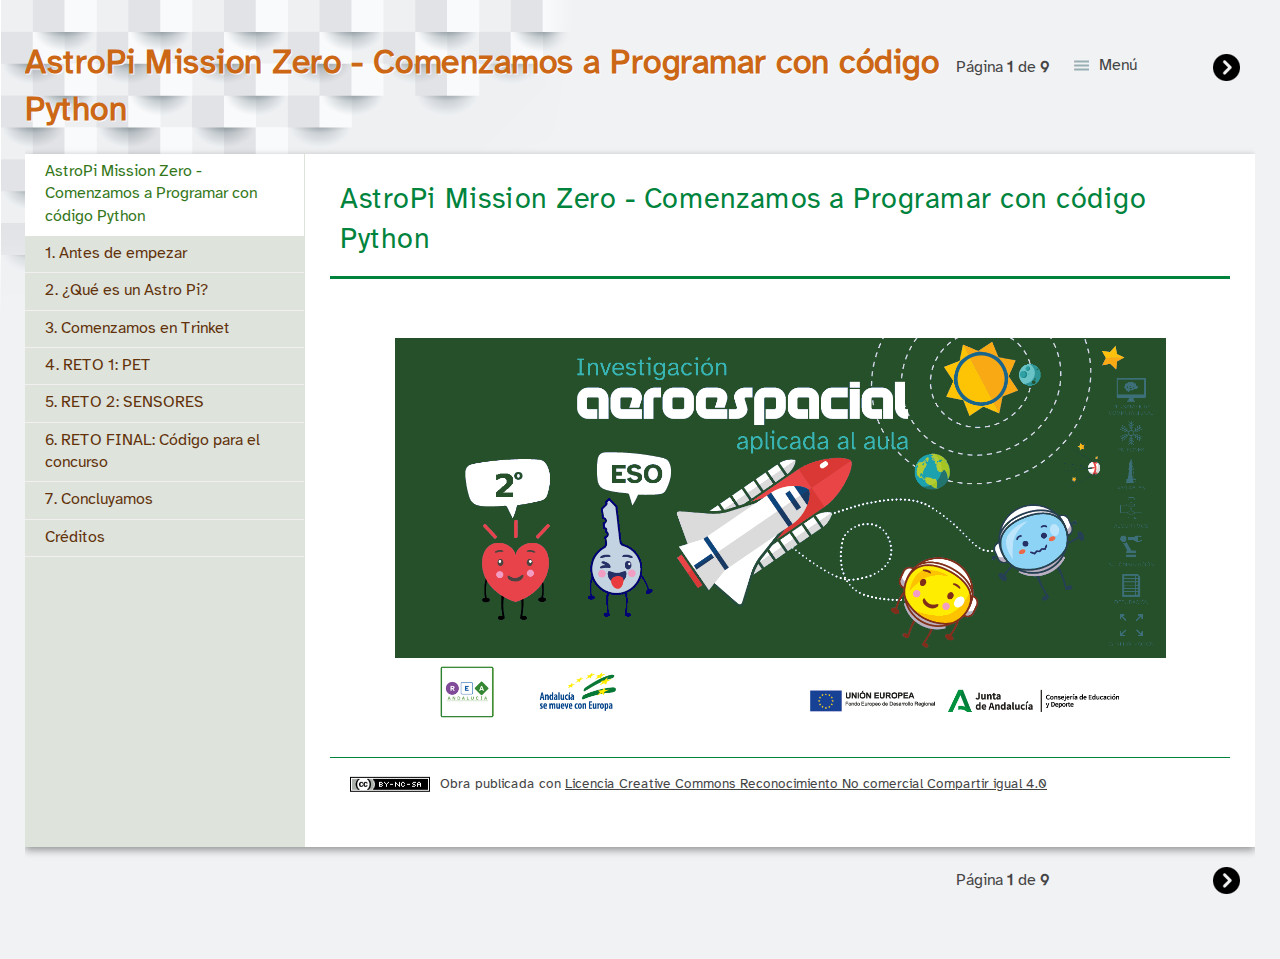
<file: index.html>
<!doctype html>
<html lang="es">
<head>
<link rel="stylesheet" type="text/css" href="base.css" />
<link rel="stylesheet" type="text/css" href="content.css" />
<link rel="stylesheet" type="text/css" href="nav.css" />
<meta http-equiv="content-type" content="text/html;  charset=utf-8" />
<title>AstroPi Mission Zero - Comenzamos a Programar con código Python </title>
<link rel="shortcut icon" href="favicon.ico" type="image/x-icon" />
<meta name="author" content="Ángela Bracho Núñez" />
<link rel="license" type="text/html" href="http://creativecommons.org/licenses/by-nc-sa/4.0/" />
<meta name="generator" content="eXeLearning 2.7 - exelearning.net" />
<meta name="description" content="REA de la temática de Investigación Aeroespacial Aplicada al Aula para 2º ESO" />
<!--[if lt IE 9]><script type="text/javascript" src="exe_html5.js"></script><![endif]-->
<script type="text/javascript" src="exe_jquery.js"></script>
<script type="text/javascript" src="common_i18n.js"></script>
<script type="text/javascript" src="common.js"></script>
<link rel="stylesheet" type="text/css" href="udl-content.css" />
<script type="text/javascript" src="udl-content.js"></script>
<meta name="viewport" content="width=device-width, initial-scale=1" />
</head>
<body class="exe-web-site" id="exe-node-0"><script type="text/javascript">document.body.className+=" js"</script>
<div id="content">
<p id="skipNav"><a href="#main" class="sr-av">Saltar la navegación</a></p>
<header id="header" ><div id="headerContent">AstroPi Mission Zero - Comenzamos a Programar con código Python</div></header>
<nav id="siteNav">
<ul>
   <li id="active"><a href="index.html" class="active daddy main-node">AstroPi Mission Zero - Comenzamos a Programar con código Python</a></li>
   <li><a href="1_antes_de_empezar.html" class="no-ch">1. Antes de empezar</a></li>
   <li><a href="2_qu_es_un_astro_pi.html" class="no-ch">2. ¿Qué es un Astro Pi?</a></li>
   <li><a href="3_comenzamos_en_trinket.html" class="no-ch">3. Comenzamos en Trinket</a></li>
   <li><a href="4_reto_1_pet.html" class="no-ch">4. RETO 1: PET</a></li>
   <li><a href="5_reto_2_sensores.html" class="no-ch">5. RETO 2: SENSORES</a></li>
   <li><a href="6_reto_final_cdigo_para_el_concurso.html" class="no-ch">6. RETO FINAL: Código para el concurso</a></li>
   <li><a href="7_concluyamos.html" class="no-ch">7. Concluyamos</a></li>
   <li><a href="crditos.html" class="no-ch">Créditos</a></li>
</ul>
</nav>
<div id='topPagination'>
<nav class="pagination noprt">
<span class="page-counter">Página <strong>1</strong> de <strong>9</strong></span> <span class="sep">| </span><a href="1_antes_de_empezar.html" class="next"><span>Siguiente<span> &raquo;</span></span></a>
</nav>
</div>
<div id="main-wrapper">
<section id="main">
<header id="nodeDecoration"><h1 id="nodeTitle">AstroPi Mission Zero - Comenzamos a Programar con código Python</h1></header>
<article class="iDevice_wrapper UDLcontentIdevice" id="id30">
<div class="iDevice emphasis0" >
<div id="ta30_112_2" class="block iDevice_content">
<div class="exe-udlContent exe-udlContent-engagement"><section class="exe-udlContent-block"><div class="exe-udlContent-content"><div class="exe-udlContent-content-main"><p><img src="Investigacion_aeroespacial_2o_ESO.png" alt="" style="display: block; margin-left: auto; margin-right: auto;" width="771" height="386"></p></div></div></section></div>
</div>
</div>
</article>
<div id="packageLicense" class="cc cc-by-nc-sa">
<p><span>Obra publicada con</span> <a rel="license" href="http://creativecommons.org/licenses/by-nc-sa/4.0/">Licencia Creative Commons Reconocimiento No comercial Compartir igual 4.0</a></p>
</div>
</section>
</div>
<div id='bottomPagination'>
<nav class="pagination noprt">
<span class="page-counter">Página <strong>1</strong> de <strong>9</strong></span> <span class="sep">| </span><a href="1_antes_de_empezar.html" class="next"><span>Siguiente<span> &raquo;</span></span></a>
</nav>
</div>
</div>
<script type="text/javascript" src="_adultos_js.js"></script></body></html>
</file>
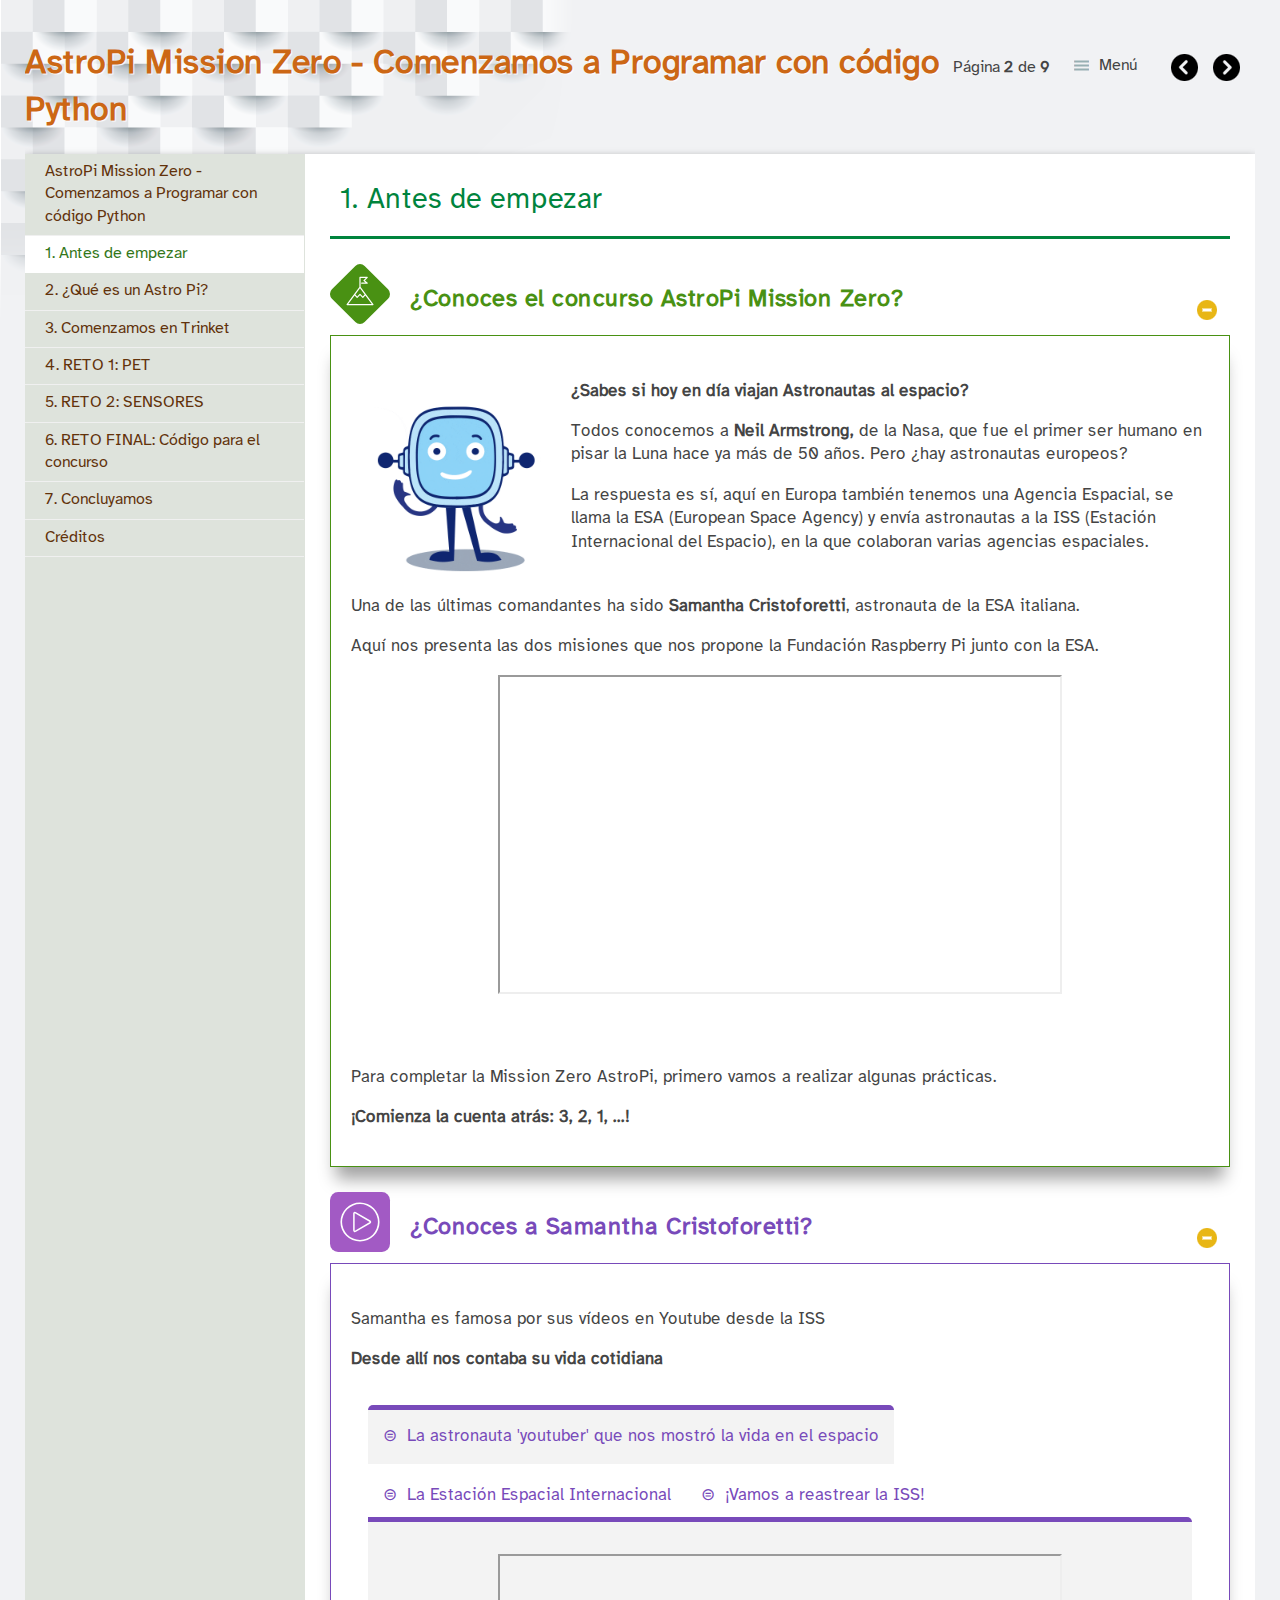
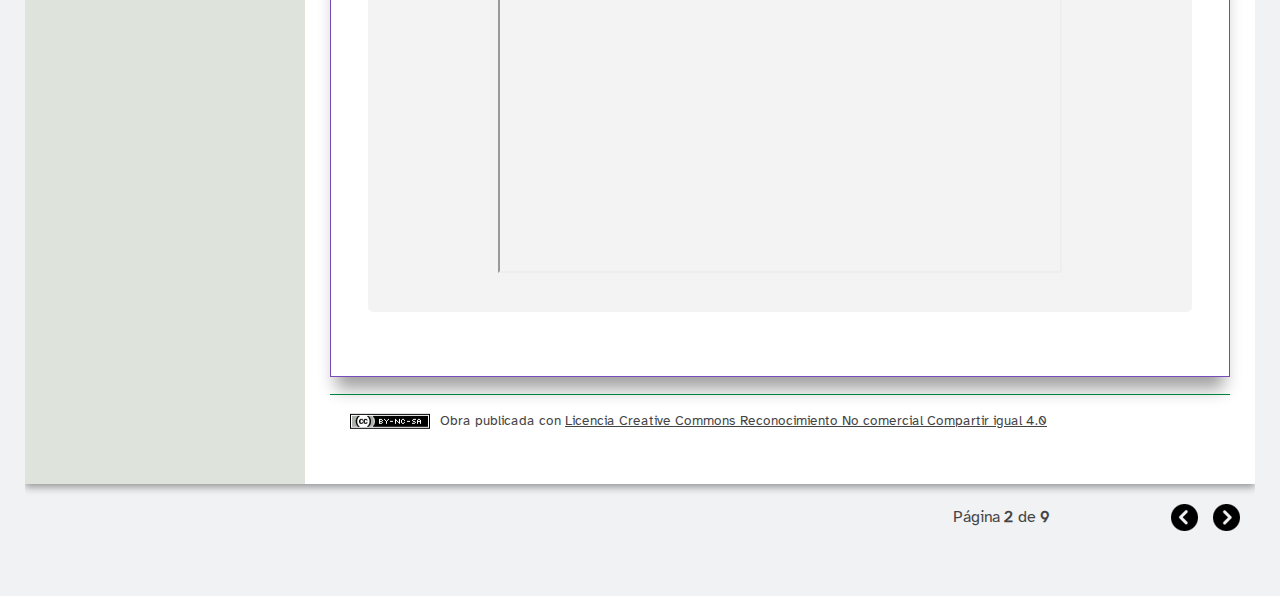
<file: 1_antes_de_empezar.html>
<!doctype html>
<html lang="es">
<head>
<link rel="stylesheet" type="text/css" href="base.css" />
<link rel="stylesheet" type="text/css" href="exe_effects.css" />
<link rel="stylesheet" type="text/css" href="content.css" />
<link rel="stylesheet" type="text/css" href="nav.css" />
<meta http-equiv="content-type" content="text/html;  charset=utf-8" />
<title>1. Antes de empezar | AstroPi Mission Zero - Comenzamos a Programar con código Python </title>
<link rel="shortcut icon" href="favicon.ico" type="image/x-icon" />
<meta name="author" content="Ángela Bracho Núñez" />
<link rel="license" type="text/html" href="http://creativecommons.org/licenses/by-nc-sa/4.0/" />
<meta name="generator" content="eXeLearning 2.7 - exelearning.net" />
<!--[if lt IE 9]><script type="text/javascript" src="exe_html5.js"></script><![endif]-->
<script type="text/javascript" src="exe_jquery.js"></script>
<script type="text/javascript" src="exe_effects.js"></script>
<script type="text/javascript" src="common_i18n.js"></script>
<script type="text/javascript" src="common.js"></script>
<link rel="stylesheet" type="text/css" href="udl-content.css" />
<script type="text/javascript" src="udl-content.js"></script>
<meta name="viewport" content="width=device-width, initial-scale=1" />
</head>
<body class="exe-web-site" id="exe-node-1"><script type="text/javascript">document.body.className+=" js"</script>
<div id="content">
<p id="skipNav"><a href="#main" class="sr-av">Saltar la navegación</a></p>
<header id="header" ><div id="headerContent">AstroPi Mission Zero - Comenzamos a Programar con código Python</div></header>
<nav id="siteNav">
<ul>
   <li><a href="index.html" class="daddy main-node">AstroPi Mission Zero - Comenzamos a Programar con código Python</a></li>
   <li id="active"><a href="1_antes_de_empezar.html" class="active no-ch">1. Antes de empezar</a></li>
   <li><a href="2_qu_es_un_astro_pi.html" class="no-ch">2. ¿Qué es un Astro Pi?</a></li>
   <li><a href="3_comenzamos_en_trinket.html" class="no-ch">3. Comenzamos en Trinket</a></li>
   <li><a href="4_reto_1_pet.html" class="no-ch">4. RETO 1: PET</a></li>
   <li><a href="5_reto_2_sensores.html" class="no-ch">5. RETO 2: SENSORES</a></li>
   <li><a href="6_reto_final_cdigo_para_el_concurso.html" class="no-ch">6. RETO FINAL: Código para el concurso</a></li>
   <li><a href="7_concluyamos.html" class="no-ch">7. Concluyamos</a></li>
   <li><a href="crditos.html" class="no-ch">Créditos</a></li>
</ul>
</nav>
<div id='topPagination'>
<nav class="pagination noprt">
<a href="index.html" class="prev"><span><span>&laquo; </span>Anterior</span></a> <span class="sep">| </span><span class="page-counter">Página <strong>2</strong> de <strong>9</strong></span> <span class="sep">| </span><a href="2_qu_es_un_astro_pi.html" class="next"><span>Siguiente<span> &raquo;</span></span></a>
</nav>
</div>
<div id="main-wrapper">
<section id="main">
<header id="nodeDecoration"><h1 id="nodeTitle">1. Antes de empezar</h1></header>
<article class="iDevice_wrapper UDLcontentIdevice em_iDevice em_iDevice_udl_eng_reto" id="id0">
<div class="iDevice emphasis1" >
<header class="iDevice_header" style="background-image:url(icon_udl_eng_reto.svg)"><h1 class="iDeviceTitle">¿Conoces el concurso AstroPi Mission Zero? </h1></header>
<div class="iDevice_inner">
<div class="iDevice_content_wrapper">
<div id="ta0_117_2" class="block iDevice_content">
<div class="exe-udlContent exe-udlContent-engagement"><section class="exe-udlContent-block"><div class="exe-udlContent-content"><div class="exe-udlContent-content-main"><p><img src="retor_adultos_conbocadillo.gif" alt="Retor adultos con bocadillo" style="float: left; margin-right: 10px; margin-left: 10px;" title="Retor adultos con bocadillo" width="200" height="200"><strong></strong></p>
<p><strong></strong></p>
<p><strong>¿Sabes si hoy en día viajan Astronautas al espacio?</strong><strong></strong></p>
<p>Todos conocemos a <strong>Neil Armstrong,</strong> de la Nasa, que fue el primer ser humano en pisar la Luna hace ya más de 50 años. Pero ¿hay astronautas europeos?</p>
<p>La respuesta es sí, aquí en Europa también tenemos una Agencia Espacial, se llama la ESA (European Space Agency) y envía astronautas a la ISS (Estación Internacional del Espacio), en la que colaboran varias agencias espaciales.</p>
<p><br>Una de las últimas comandantes ha sido <strong>Samantha Cristoforetti</strong>, astronauta de la ESA italiana.</p>
<p>Aquí nos presenta las dos misiones que nos propone la Fundación Raspberry Pi junto con la ESA.</p>
<p style="text-align: center;"><iframe src="https://www.youtube.com/embed/JzCJhBZ5dMs?rel=0&amp;hl=es&amp;cc_lang_pref=es&amp;cc_load_policy=1" allowfullscreen="allowfullscreen" width="560" height="315"></iframe><br><br><br></p>
<p>Para completar la Mission Zero AstroPi, primero vamos a realizar algunas prácticas.</p>
<p><strong>¡Comienza la cuenta atrás: 3, 2, 1, ...!</strong></p></div></div></section></div>
</div>
</div>
</div>
</div>
</article>
<article class="iDevice_wrapper UDLcontentIdevice em_iDevice em_iDevice_udl_rep_reproduccion" id="id1">
<div class="iDevice emphasis1" >
<header class="iDevice_header" style="background-image:url(icon_udl_rep_reproduccion.svg)"><h1 class="iDeviceTitle">¿Conoces a Samantha Cristoforetti?</h1></header>
<div class="iDevice_inner">
<div class="iDevice_content_wrapper">
<div id="ta1_118_2" class="block iDevice_content">
<div class="exe-udlContent exe-udlContent-representation"><section class="exe-udlContent-block"><div class="exe-udlContent-content"><div class="exe-udlContent-content-main"><p>Samantha es famosa por sus vídeos en Youtube desde la ISS</p>
<p><strong>Desde allí nos contaba su vida cotidiana</strong></p>
<div class="exe-fx exe-tabs">
<h2>La astronauta 'youtuber' que nos mostró la vida en el espacio</h2>
<p style="text-align: center;"><iframe src="https://www.youtube.com/embed/N1thZgxLhH0" allowfullscreen="allowfullscreen" width="560" height="315"></iframe></p>
<h2>La Estación Espacial Internacional</h2>
<p>La&nbsp;<strong>Estación Espacial Internacional</strong>,&nbsp;<em>International Space Station&nbsp;</em>(ISS) en inglés,&nbsp;es una nave espacial situada a una altura de 400 km de la Tierra y está continuamente girando a nuestro alrededor. Esta estación espacial está siempre tripulada por Astronautas de diferentes países.</p>
<p>La ISS es la única estación espacial operativa (por ahora) y fue construida gracias a la colaboración de cinco agencias espaciales: <a href="https://es.wikipedia.org/wiki/NASA" target="_blank" rel="noopener">NASA&nbsp;</a>(Estados Unidos), <a href="https://es.wikipedia.org/wiki/Roscosmos" target="_blank" rel="noopener">Roscosmos&nbsp;</a>(Rusia), <a href="https://acelstore.es/moviles-libres/iphone-11-2/?attribute_pa_color=purpura&amp;attribute_pa_espacio=256-gb&amp;attribute_pa_estado=aprobado&amp;utm_source=Google%20Shopping&amp;utm_campaign=Acelstore%20Feed&amp;utm_medium=cpc&amp;utm_term=1720&amp;srsltid=AdGWZVRqWmemOMiRodHXRQ-8CQLjwt5UiQlNqMCvsphcPPKsD78Q69E5x24" target="_blank" rel="noopener">JAXA</a> (Japón), <a href="https://es.wikipedia.org/wiki/Agencia_Espacial_Europea" target="_blank" rel="noopener">ESA</a> (Europa), y la <a href="https://es.wikipedia.org/wiki/Agencia_Espacial_Canadiense" target="_blank" rel="noopener">CSA&nbsp;</a>(Canadá).</p>
<p>En esta estación espacial, se encuentran diferentes instalaciones destinadas a la investigación y experimentación. Uno de sus principales propósitos, es realizar experimentos relacionados con&nbsp;vuelos espaciales de larga duración, lo cual nos permitirá viajar en un futuro al Planeta Marte.</p>
<p style="text-align: center;"><iframe src="https://www.youtube.com/embed/zBR0DDXCcvY" allowfullscreen="allowfullscreen" width="560" height="315"></iframe><br><br><br><br></p>
<h2>¡Vamos a reastrear la ISS!</h2>
<p>La Estación Espacial Internacional vuela a 400 km de altura a una velocidad media de 28.800 km/h, solo tarda unos <strong>90 minutos en dar una vuelta completa a la Tierra</strong>.&nbsp;Esto significa que la ISS da 16 vueltas completas a la Tierra durante un día, que son 5.840 vueltas en un año. Por tanto, los astronautas que trabajan y viven en la ISS puede ver amanecer y anochecer 16 veces cada día.&nbsp;</p>
<p>A través del rastreador desarrollado por la Agencia Espacial Europea, podemos ver dónde está la Estación Espacial en cada momento. Cuando la ISS pasa por encima de nuestra localización, la podemos ver con nuestros propios ojos, mirando hacia arriba, tal y como hacemos con la Luna.&nbsp;</p>
<p>Pincha <a href="https://www.esa.int/Science_Exploration/Human_and_Robotic_Exploration/International_Space_Station/Where_is_the_International_Space_Station" target="_blank" rel="noopener">aquí&nbsp;</a>para ver el rastreador de la ISS.</p>
<img src="ISS_tracker.png" alt="" style="display: block; margin-left: auto; margin-right: auto;" width="625" height="313"><br>
<p style="text-align: center;"><br><br><br><br></p>
</div></div></div></section></div>
</div>
</div>
</div>
</div>
</article>
<div id="packageLicense" class="cc cc-by-nc-sa">
<p><span>Obra publicada con</span> <a rel="license" href="http://creativecommons.org/licenses/by-nc-sa/4.0/">Licencia Creative Commons Reconocimiento No comercial Compartir igual 4.0</a></p>
</div>
</section>
</div>
<div id='bottomPagination'>
<nav class="pagination noprt">
<a href="index.html" class="prev"><span><span>&laquo; </span>Anterior</span></a> <span class="sep">| </span><span class="page-counter">Página <strong>2</strong> de <strong>9</strong></span> <span class="sep">| </span><a href="2_qu_es_un_astro_pi.html" class="next"><span>Siguiente<span> &raquo;</span></span></a>
</nav>
</div>
</div>
<script type="text/javascript" src="_adultos_js.js"></script></body></html>
</file>
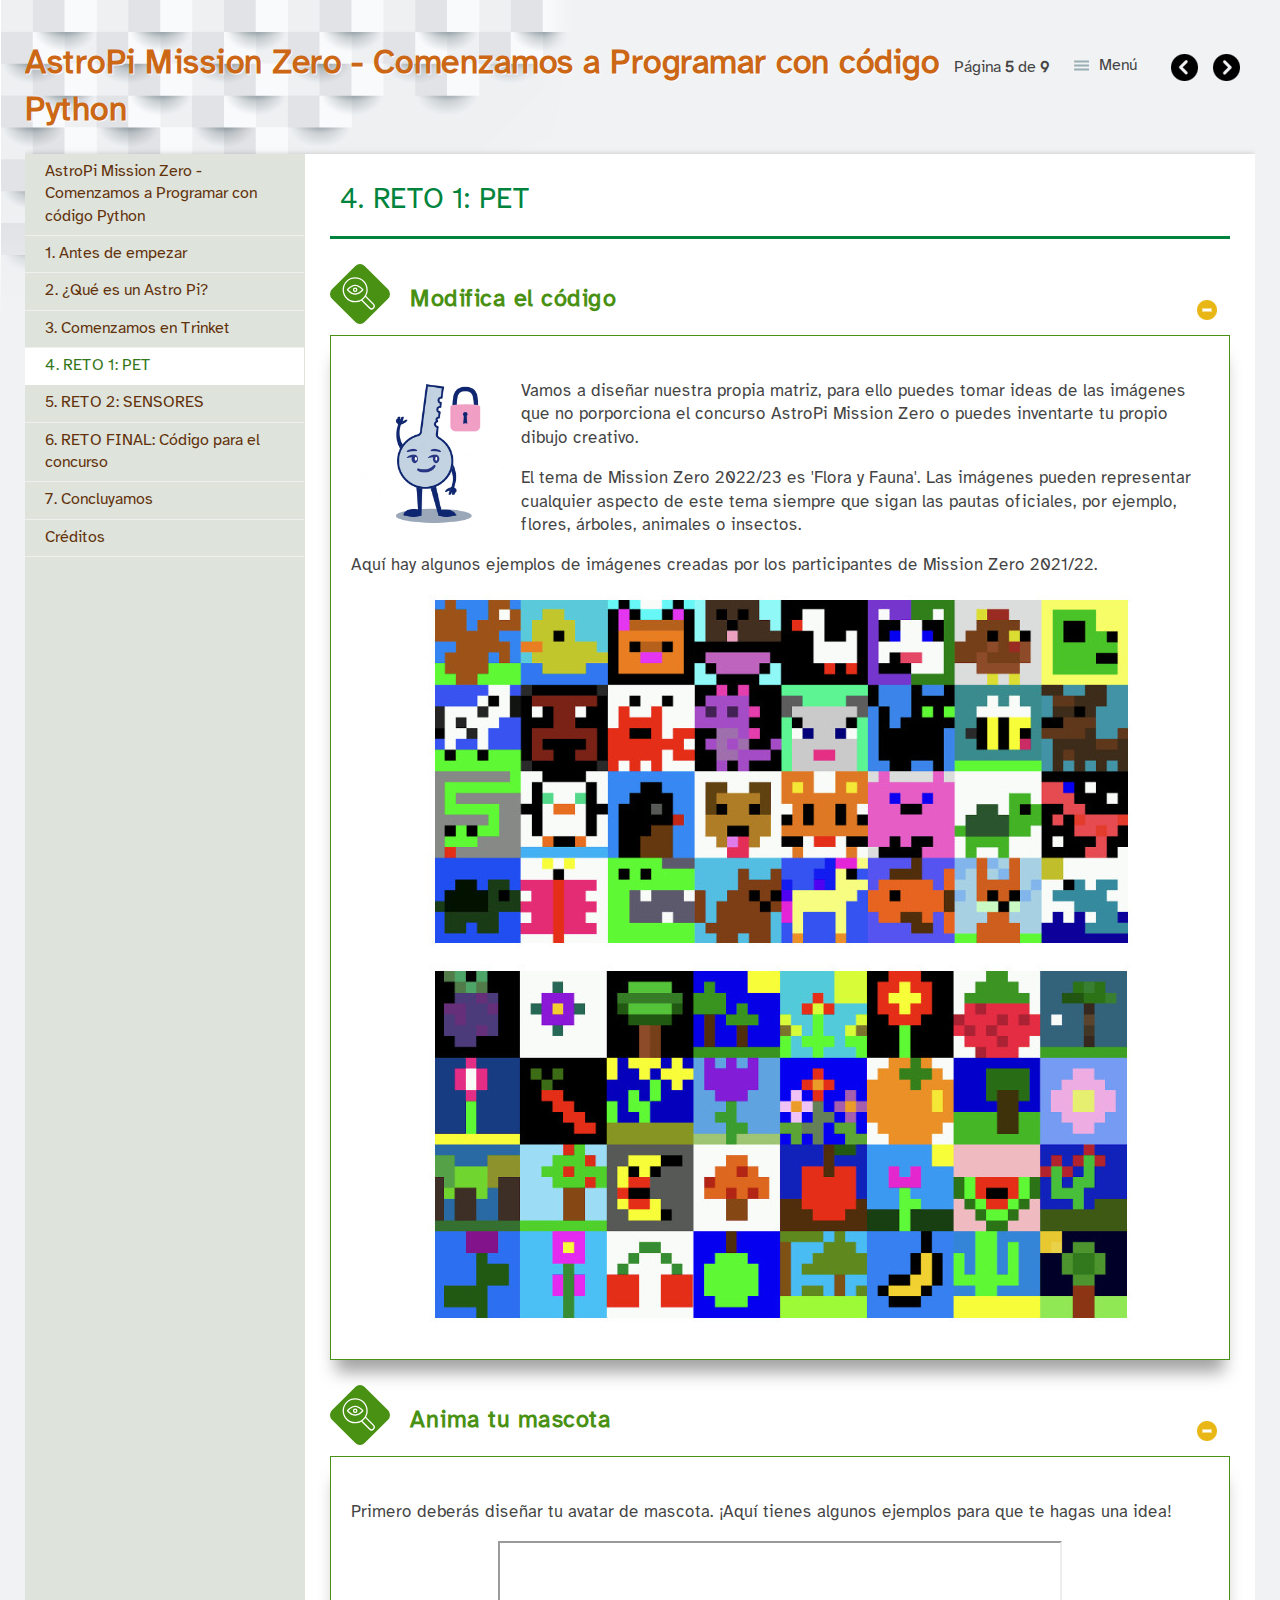
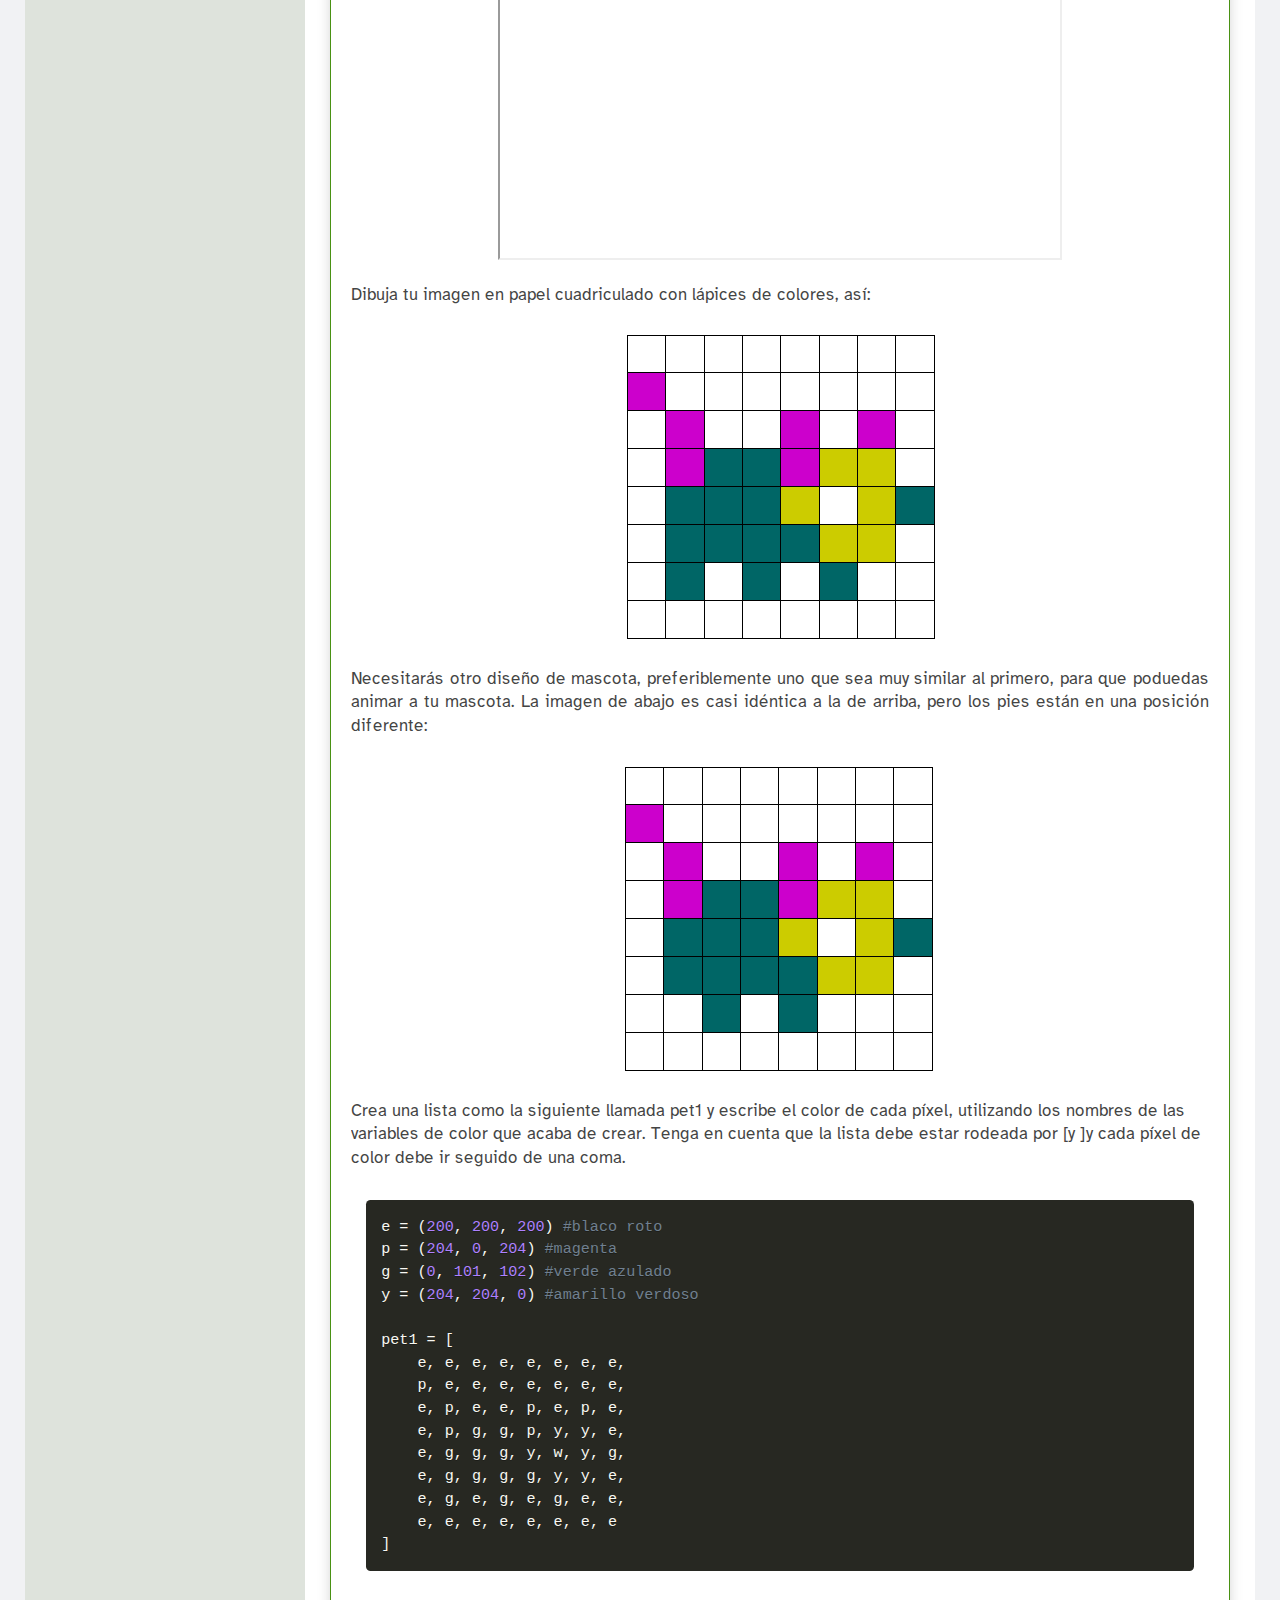
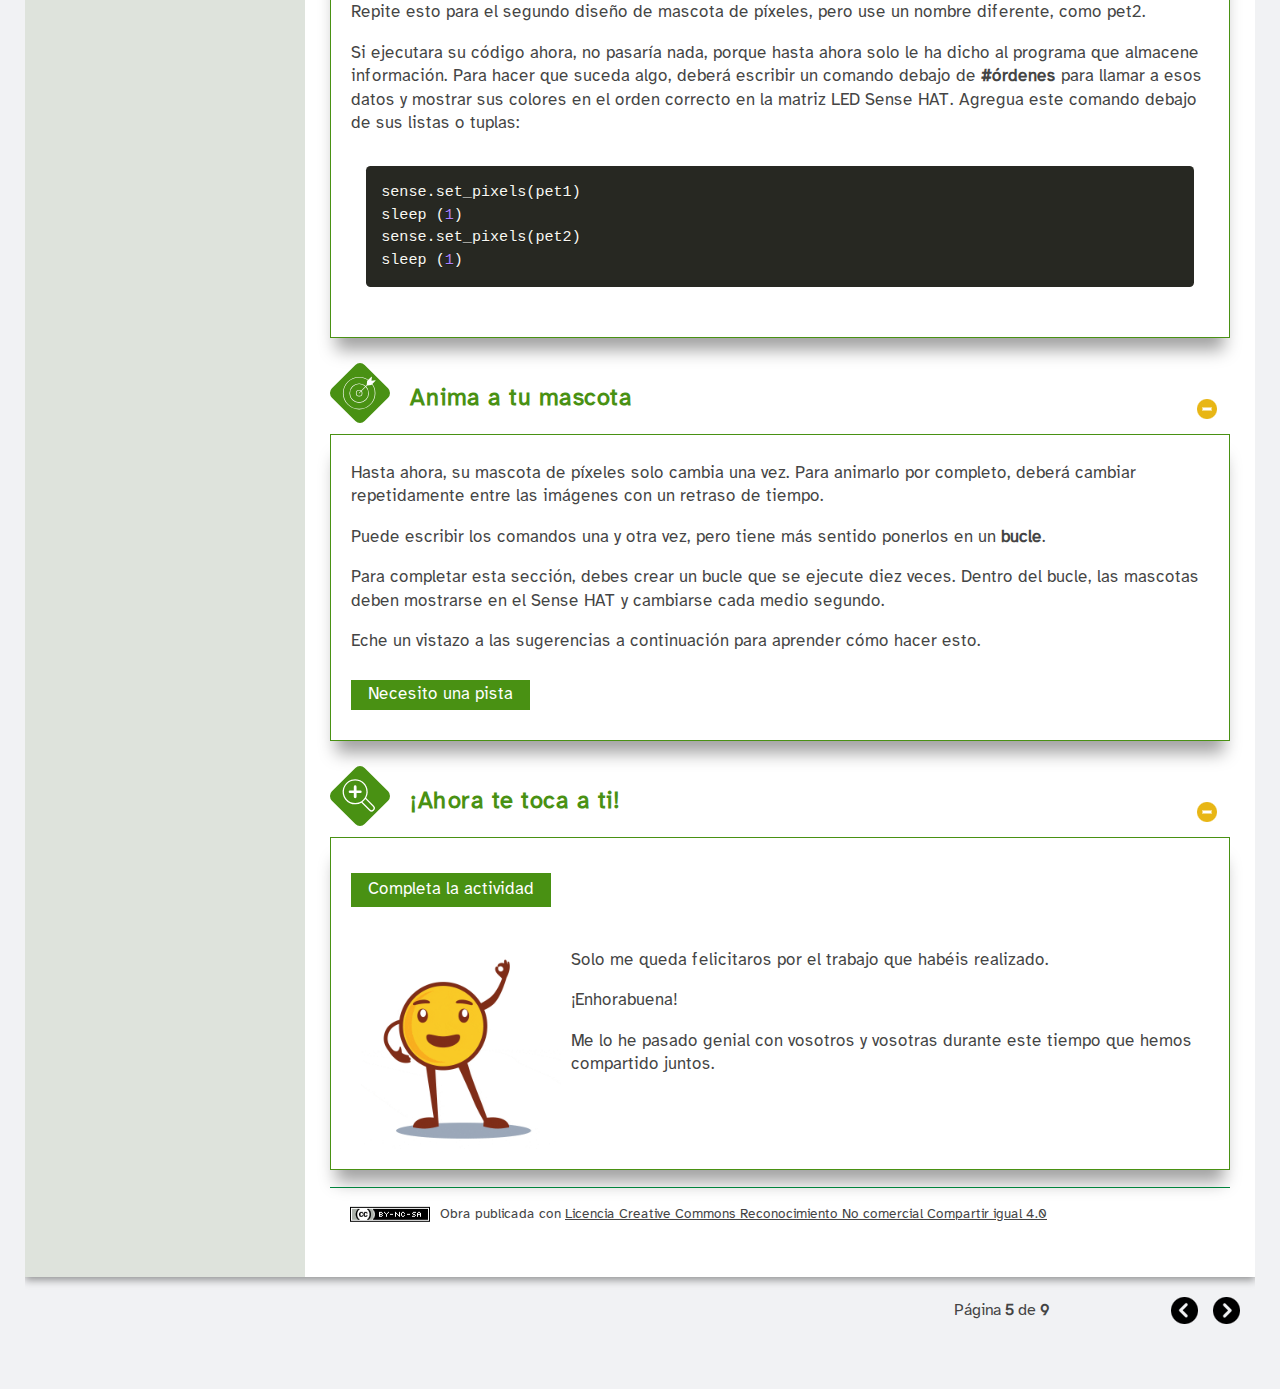
<file: 4_reto_1_pet.html>
<!doctype html>
<html lang="es">
<head>
<link rel="stylesheet" type="text/css" href="base.css" />
<link rel="stylesheet" type="text/css" href="exe_highlighter.css" />
<link rel="stylesheet" type="text/css" href="content.css" />
<link rel="stylesheet" type="text/css" href="nav.css" />
<meta http-equiv="content-type" content="text/html;  charset=utf-8" />
<title>4. RETO 1: PET | AstroPi Mission Zero - Comenzamos a Programar con código Python </title>
<link rel="shortcut icon" href="favicon.ico" type="image/x-icon" />
<meta name="author" content="Ángela Bracho Núñez" />
<link rel="license" type="text/html" href="http://creativecommons.org/licenses/by-nc-sa/4.0/" />
<meta name="generator" content="eXeLearning 2.7 - exelearning.net" />
<!--[if lt IE 9]><script type="text/javascript" src="exe_html5.js"></script><![endif]-->
<script type="text/javascript" src="exe_jquery.js"></script>
<script type="text/javascript" src="exe_highlighter.js"></script>
<script type="text/javascript" src="common_i18n.js"></script>
<script type="text/javascript" src="common.js"></script>
<link rel="stylesheet" type="text/css" href="udl-content.css" />
<script type="text/javascript" src="udl-content.js"></script>
<meta name="viewport" content="width=device-width, initial-scale=1" />
</head>
<body class="exe-web-site" id="exe-node-4"><script type="text/javascript">document.body.className+=" js"</script>
<div id="content">
<p id="skipNav"><a href="#main" class="sr-av">Saltar la navegación</a></p>
<header id="header" ><div id="headerContent">AstroPi Mission Zero - Comenzamos a Programar con código Python</div></header>
<nav id="siteNav">
<ul>
   <li><a href="index.html" class="daddy main-node">AstroPi Mission Zero - Comenzamos a Programar con código Python</a></li>
   <li><a href="1_antes_de_empezar.html" class="no-ch">1. Antes de empezar</a></li>
   <li><a href="2_qu_es_un_astro_pi.html" class="no-ch">2. ¿Qué es un Astro Pi?</a></li>
   <li><a href="3_comenzamos_en_trinket.html" class="no-ch">3. Comenzamos en Trinket</a></li>
   <li id="active"><a href="4_reto_1_pet.html" class="active no-ch">4. RETO 1: PET</a></li>
   <li><a href="5_reto_2_sensores.html" class="no-ch">5. RETO 2: SENSORES</a></li>
   <li><a href="6_reto_final_cdigo_para_el_concurso.html" class="no-ch">6. RETO FINAL: Código para el concurso</a></li>
   <li><a href="7_concluyamos.html" class="no-ch">7. Concluyamos</a></li>
   <li><a href="crditos.html" class="no-ch">Créditos</a></li>
</ul>
</nav>
<div id='topPagination'>
<nav class="pagination noprt">
<a href="3_comenzamos_en_trinket.html" class="prev"><span><span>&laquo; </span>Anterior</span></a> <span class="sep">| </span><span class="page-counter">Página <strong>5</strong> de <strong>9</strong></span> <span class="sep">| </span><a href="5_reto_2_sensores.html" class="next"><span>Siguiente<span> &raquo;</span></span></a>
</nav>
</div>
<div id="main-wrapper">
<section id="main">
<header id="nodeDecoration"><h1 id="nodeTitle">4. RETO 1: PET</h1></header>
<article class="iDevice_wrapper UDLcontentIdevice em_iDevice em_iDevice_udl_eng_curiosidad" id="id29">
<div class="iDevice emphasis1" >
<header class="iDevice_header" style="background-image:url(icon_udl_eng_curiosidad.svg)"><h1 class="iDeviceTitle">Modifica el código</h1></header>
<div class="iDevice_inner">
<div class="iDevice_content_wrapper">
<div id="ta29_112_2" class="block iDevice_content">
<div class="exe-udlContent exe-udlContent-engagement"><section class="exe-udlContent-block"><div class="exe-udlContent-content"><div class="exe-udlContent-content-main"><p><img src="clavis_adultos.gif" alt="" style="float: left; margin-right: 10px; margin-left: 10px;" width="150" height="150">Vamos a diseñar nuestra propia matriz, para ello puedes tomar ideas de las imágenes que no porporciona el concurso AstroPi Mission Zero o puedes inventarte tu propio dibujo creativo.</p>
<p>El tema de Mission Zero 2022/23 es 'Flora y Fauna'.&nbsp;Las imágenes pueden representar cualquier aspecto de este tema siempre que sigan las pautas oficiales, por ejemplo, flores, árboles, animales o insectos.</p>
<p>Aquí hay algunos ejemplos de imágenes creadas por los participantes de Mission Zero 2021/22.</p>
<p><img src="matriz1.jpg" alt="" style="display: block; margin-left: auto; margin-right: auto;" width="704" height="353"></p>
<p><img src="matriz2.jpg" alt="" style="display: block; margin-left: auto; margin-right: auto;" width="702" height="358"></p></div></div></section></div>
</div>
</div>
</div>
</div>
</article>
<article class="iDevice_wrapper UDLcontentIdevice em_iDevice em_iDevice_udl_eng_curiosidad" id="id95">
<div class="iDevice emphasis1" >
<header class="iDevice_header" style="background-image:url(icon_udl_eng_curiosidad.svg)"><h1 class="iDeviceTitle">Anima tu mascota</h1></header>
<div class="iDevice_inner">
<div class="iDevice_content_wrapper">
<div id="ta95_794_2" class="block iDevice_content">
<div class="exe-udlContent exe-udlContent-engagement"><section class="exe-udlContent-block"><div class="exe-udlContent-content"><div class="exe-udlContent-content-main"><p style="text-align: left;">Primero deberás diseñar tu avatar de mascota. ¡Aquí tienes algunos ejemplos para que te hagas una idea!</p>
<p style="text-align: center;"><iframe src="https://www.youtube.com/embed/PpHFQXoISWc" allowfullscreen="allowfullscreen" width="560" height="315"></iframe></p>
<p style="text-align: justify;">Dibuja tu imagen en papel cuadriculado con lápices de colores, así:</p>
<p><img src="square-paper.png" alt="" style="display: block; margin-left: auto; margin-right: auto;" width="326" height="326"></p>
<p style="text-align: justify;">Necesitarás otro diseño de mascota, preferiblemente uno que sea muy similar al primero, para que poduedas animar a tu mascota. La imagen de abajo es casi idéntica a la de arriba, pero los pies están en una posición diferente:</p>
<p><img src="square-paper-2.png" alt="" style="display: block; margin-left: auto; margin-right: auto;" width="330" height="328"></p>
<p>Crea una lista como la siguiente llamada&nbsp;pet1 y escribe el color de cada píxel, utilizando los nombres de las variables de color que acaba de crear.&nbsp;Tenga en cuenta que la lista debe estar rodeada por&nbsp;[y&nbsp;]y cada píxel de color debe ir seguido de una coma.</p>
<div class="highlighted-code code-style-2 language-python">
<div>
<pre><code>e = (200, 200, 200) #blaco roto
p = (204, 0, 204) #magenta
g = (0, 101, 102) #verde azulado
y = (204, 204, 0) #amarillo verdoso

pet1 = [
	e, e, e, e, e, e, e, e,
	p, e, e, e, e, e, e, e,
	e, p, e, e, p, e, p, e,
	e, p, g, g, p, y, y, e,
	e, g, g, g, y, w, y, g,
	e, g, g, g, g, y, y, e,
	e, g, e, g, e, g, e, e,
	e, e, e, e, e, e, e, e
]</code></pre>
</div>
</div>
<p>Repite esto para el segundo diseño de mascota de píxeles, pero use un nombre diferente, como&nbsp;pet2.</p>
<p>Si ejecutara su código ahora, no pasaría nada, porque hasta ahora solo le ha dicho al programa que almacene información.&nbsp;Para hacer que suceda algo, deberá escribir un comando debajo de <strong>#órdenes</strong> para llamar a esos datos y mostrar sus colores en el orden correcto en la matriz LED Sense HAT.&nbsp;Agregua este comando debajo de sus listas o tuplas:</p>
<div class="highlighted-code code-style-2 language-python">
<div>
<pre><code>sense.set_pixels(pet1)
sleep (1)
sense.set_pixels(pet2)
sleep (1)</code></pre>
</div>
</div>

</div></div></section></div>
</div>
</div>
</div>
</div>
</article>
<article class="iDevice_wrapper textIdevice em_iDevice em_iDevice_udl_eng_objetivos" id="id97">
<div class="iDevice emphasis1" >
<header class="iDevice_header" style="background-image:url(icon_udl_eng_objetivos.svg)"><h1 class="iDeviceTitle">Anima a tu mascota</h1></header>
<div class="iDevice_inner">
<div class="iDevice_content_wrapper">
<div id="ta97_796_2" class="block iDevice_content">
<div class="exe-text"><p>Hasta ahora, su mascota de píxeles solo cambia una vez. Para animarlo por completo, deberá cambiar repetidamente entre las imágenes con un retraso de tiempo.</p>
<p>Puede escribir los comandos una y otra vez, pero tiene más sentido ponerlos en un <strong>bucle</strong>.</p>
<p>Para completar esta sección, debes crear un bucle que se ejecute diez veces. Dentro del bucle, las mascotas deben mostrarse en el Sense HAT y cambiarse cada medio segundo.</p>
<p>Eche un vistazo a las sugerencias a continuación para aprender cómo hacer esto.</p></div><div class="iDevice_buttons feedback-button js-required"><input type="button" class="feedbackbutton" value="Necesito una pista" /></div><div class="feedback js-feedback js-hidden"><p>Este es el código para esta mascota en concreto:</p>
<div class="highlighted-code code-style-2 language-python">
<div>
<pre><code>for i in range (10):
  sense.set_pixels(pet1)
  sleep(0.5)
  sense.set_pixels(pet2)
  sleep(0.5)</code></pre>
</div>
</div>
<p></p></div>
</div>
</div>
</div>
</div>
</article>
<article class="iDevice_wrapper UDLcontentIdevice em_iDevice em_iDevice_udl_eng_saber" id="id98">
<div class="iDevice emphasis1" >
<header class="iDevice_header" style="background-image:url(icon_udl_eng_saber.svg)"><h1 class="iDeviceTitle">¡Ahora te toca a ti!</h1></header>
<div class="iDevice_inner">
<div class="iDevice_content_wrapper">
<div id="ta98_797_2" class="block iDevice_content">
<div class="exe-udlContent exe-udlContent-engagement"><section class="exe-udlContent-block js-hidden"><header class="exe-udlContent-header"><h2>Completa la actividad</h2></header><div class="exe-udlContent-content"><div class="exe-udlContent-content-main"><p>Realiza el código completo con una mascota que hayas diseñado, adaptado o creado desde cero, compártela en Trinket y remite el código por Classroom.</p></div></div></section><section class="exe-udlContent-block"><div class="exe-udlContent-content"><div class="exe-udlContent-content-main"><p><img src="emo_adultos.gif" alt="" style="float: left; margin-right: 10px; margin-left: 10px;" width="200" height="200">Solo me queda felicitaros por el trabajo que habéis realizado.</p>
<p>¡Enhorabuena!</p>
<p>Me lo he pasado genial con vosotros y vosotras durante este tiempo que hemos compartido juntos.</p></div></div></section></div>
</div>
</div>
</div>
</div>
</article>
<div id="packageLicense" class="cc cc-by-nc-sa">
<p><span>Obra publicada con</span> <a rel="license" href="http://creativecommons.org/licenses/by-nc-sa/4.0/">Licencia Creative Commons Reconocimiento No comercial Compartir igual 4.0</a></p>
</div>
</section>
</div>
<div id='bottomPagination'>
<nav class="pagination noprt">
<a href="3_comenzamos_en_trinket.html" class="prev"><span><span>&laquo; </span>Anterior</span></a> <span class="sep">| </span><span class="page-counter">Página <strong>5</strong> de <strong>9</strong></span> <span class="sep">| </span><a href="5_reto_2_sensores.html" class="next"><span>Siguiente<span> &raquo;</span></span></a>
</nav>
</div>
</div>
<script type="text/javascript" src="_adultos_js.js"></script></body></html>
</file>
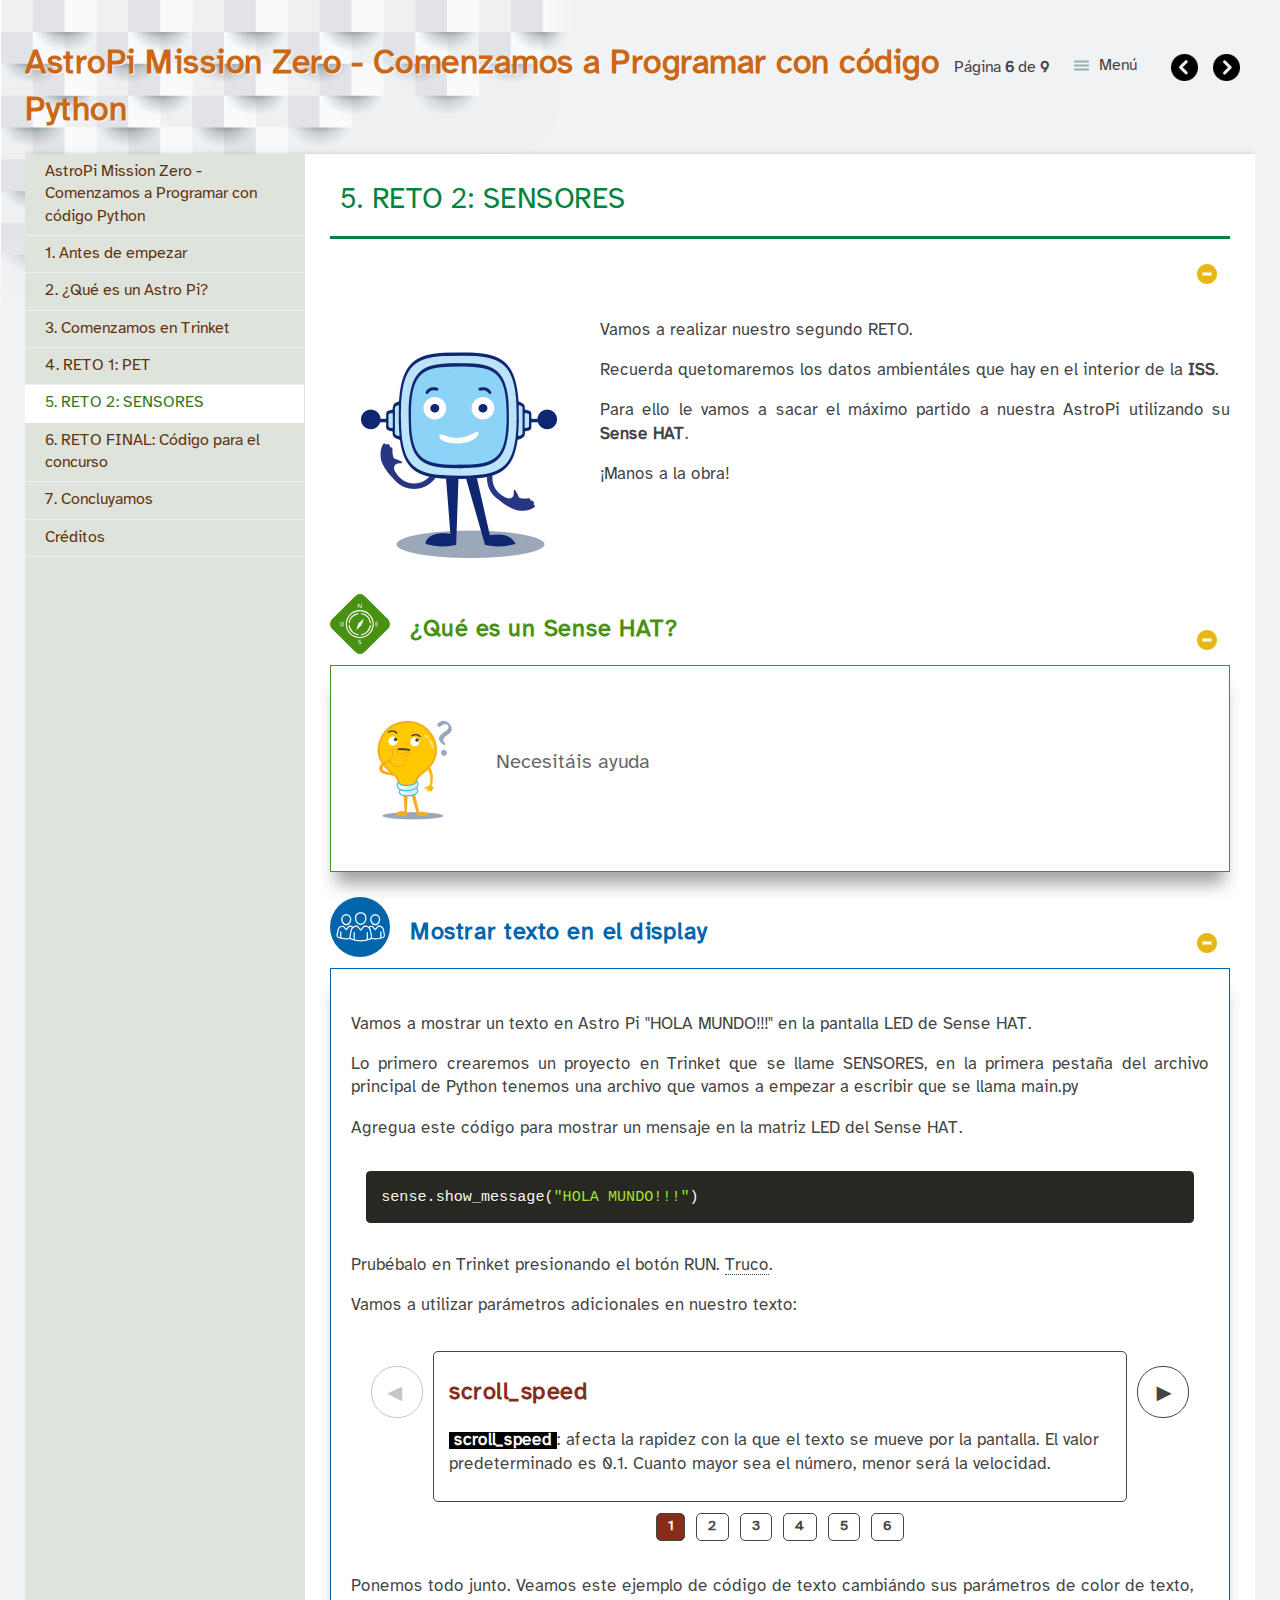
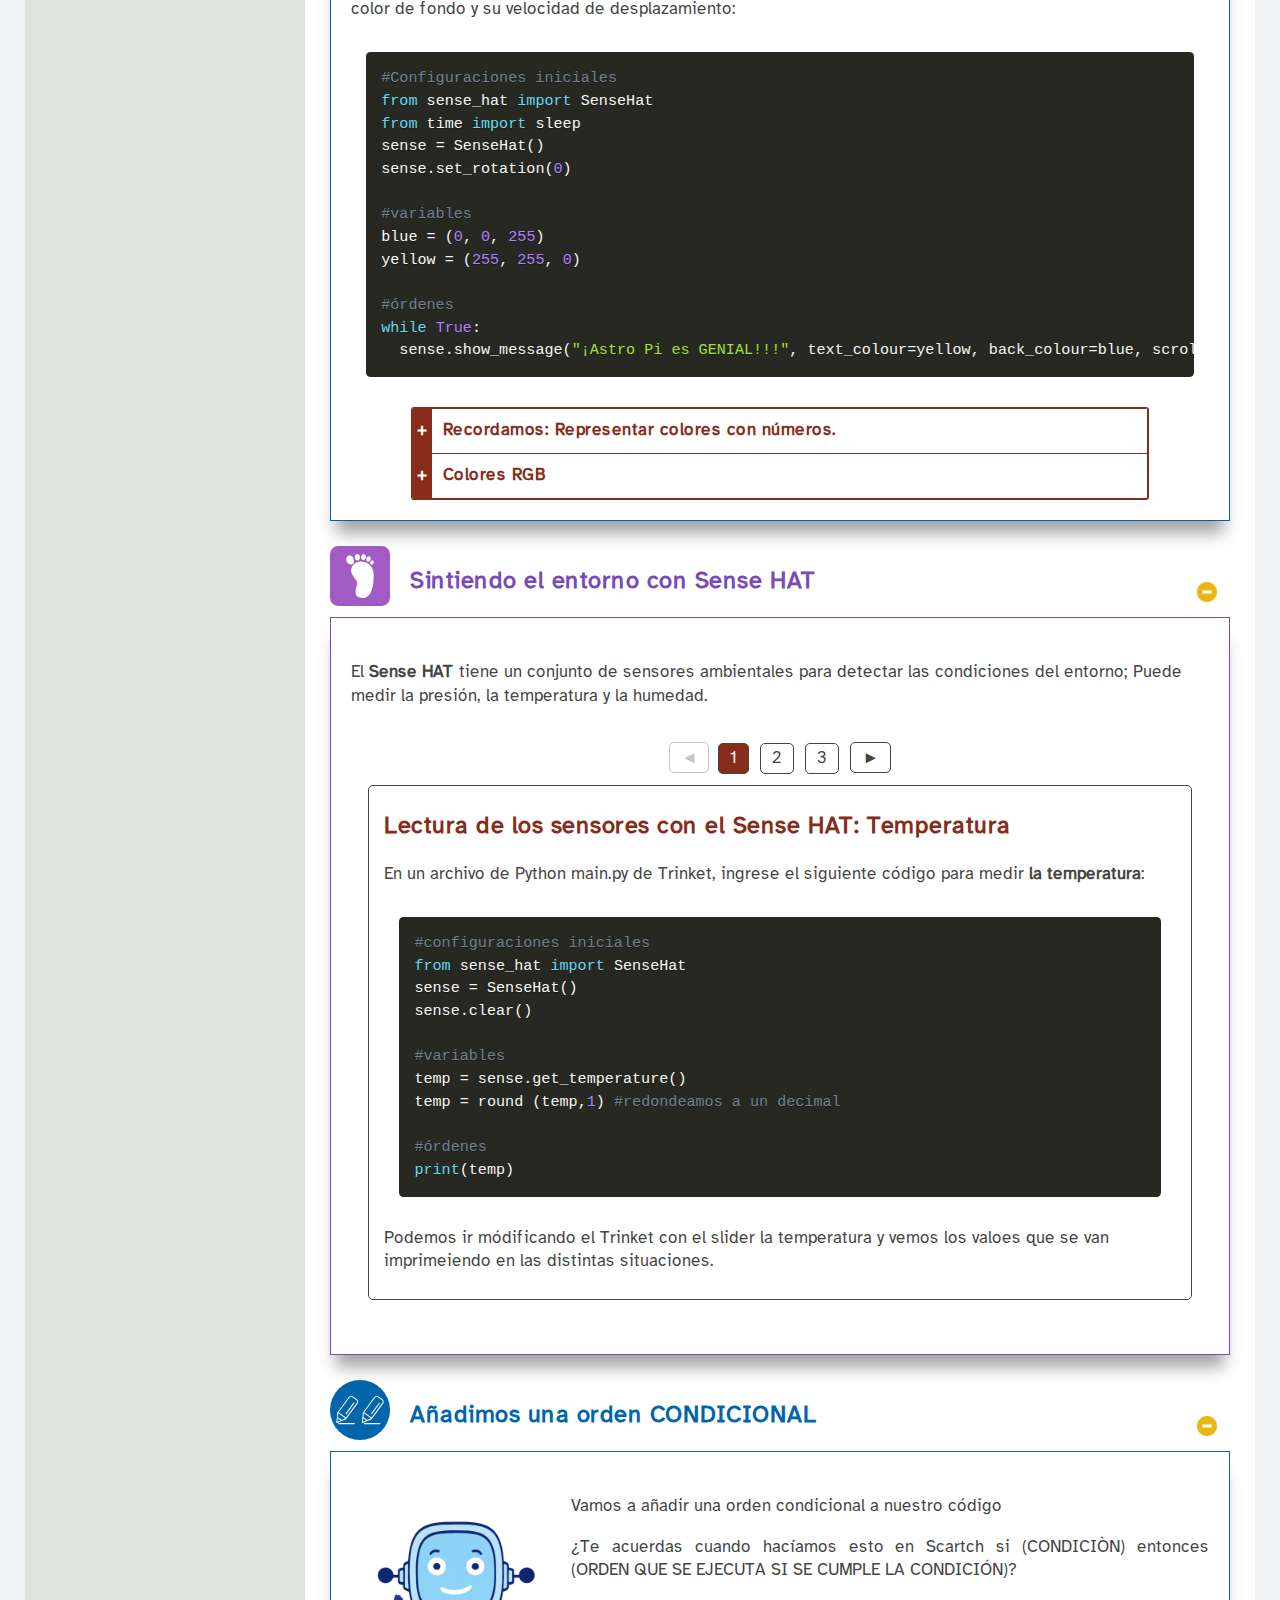
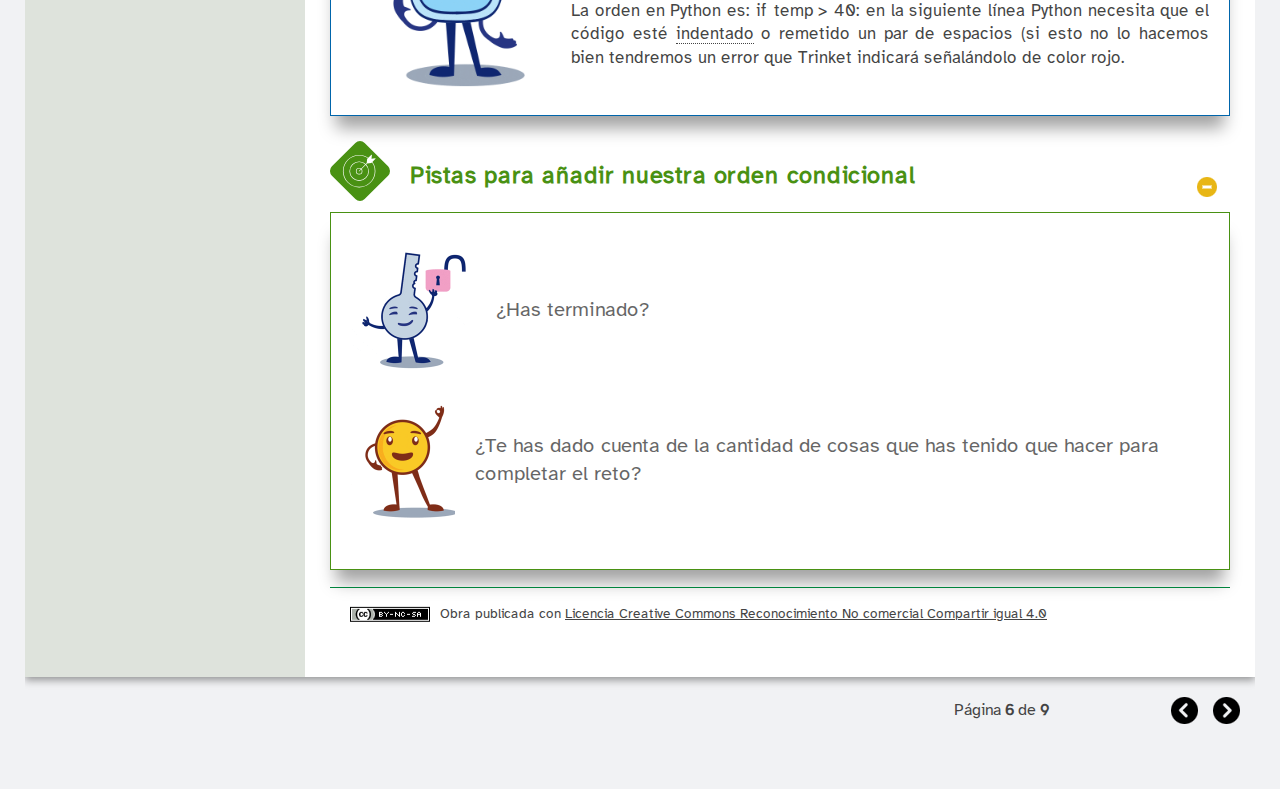
<file: 5_reto_2_sensores.html>
<!doctype html>
<html lang="es">
<head>
<link rel="stylesheet" type="text/css" href="base.css" />
<link rel="stylesheet" type="text/css" href="exe_effects.css" />
<link rel="stylesheet" type="text/css" href="exe_highlighter.css" />
<link rel="stylesheet" type="text/css" href="content.css" />
<link rel="stylesheet" type="text/css" href="nav.css" />
<meta http-equiv="content-type" content="text/html;  charset=utf-8" />
<title>5. RETO 2: SENSORES | AstroPi Mission Zero - Comenzamos a Programar con código Python </title>
<link rel="shortcut icon" href="favicon.ico" type="image/x-icon" />
<meta name="author" content="Ángela Bracho Núñez" />
<link rel="license" type="text/html" href="http://creativecommons.org/licenses/by-nc-sa/4.0/" />
<meta name="generator" content="eXeLearning 2.7 - exelearning.net" />
<!--[if lt IE 9]><script type="text/javascript" src="exe_html5.js"></script><![endif]-->
<script type="text/javascript" src="exe_jquery.js"></script>
<script type="text/javascript" src="exe_effects.js"></script>
<script type="text/javascript" src="exe_highlighter.js"></script>
<script type="text/javascript" src="common_i18n.js"></script>
<script type="text/javascript" src="common.js"></script>
<link rel="stylesheet" type="text/css" href="udl-content.css" />
<script type="text/javascript" src="udl-content.js"></script>
<meta name="viewport" content="width=device-width, initial-scale=1" />
</head>
<body class="exe-web-site" id="exe-node-8"><script type="text/javascript">document.body.className+=" js"</script>
<div id="content">
<p id="skipNav"><a href="#main" class="sr-av">Saltar la navegación</a></p>
<header id="header" ><div id="headerContent">AstroPi Mission Zero - Comenzamos a Programar con código Python</div></header>
<nav id="siteNav">
<ul>
   <li><a href="index.html" class="daddy main-node">AstroPi Mission Zero - Comenzamos a Programar con código Python</a></li>
   <li><a href="1_antes_de_empezar.html" class="no-ch">1. Antes de empezar</a></li>
   <li><a href="2_qu_es_un_astro_pi.html" class="no-ch">2. ¿Qué es un Astro Pi?</a></li>
   <li><a href="3_comenzamos_en_trinket.html" class="no-ch">3. Comenzamos en Trinket</a></li>
   <li><a href="4_reto_1_pet.html" class="no-ch">4. RETO 1: PET</a></li>
   <li id="active"><a href="5_reto_2_sensores.html" class="active no-ch">5. RETO 2: SENSORES</a></li>
   <li><a href="6_reto_final_cdigo_para_el_concurso.html" class="no-ch">6. RETO FINAL: Código para el concurso</a></li>
   <li><a href="7_concluyamos.html" class="no-ch">7. Concluyamos</a></li>
   <li><a href="crditos.html" class="no-ch">Créditos</a></li>
</ul>
</nav>
<div id='topPagination'>
<nav class="pagination noprt">
<a href="4_reto_1_pet.html" class="prev"><span><span>&laquo; </span>Anterior</span></a> <span class="sep">| </span><span class="page-counter">Página <strong>6</strong> de <strong>9</strong></span> <span class="sep">| </span><a href="6_reto_final_cdigo_para_el_concurso.html" class="next"><span>Siguiente<span> &raquo;</span></span></a>
</nav>
</div>
<div id="main-wrapper">
<section id="main">
<header id="nodeDecoration"><h1 id="nodeTitle">5. RETO 2: SENSORES</h1></header>
<article class="iDevice_wrapper UDLcontentIdevice" id="id49">
<div class="iDevice emphasis0" >
<div id="ta49_112_2" class="block iDevice_content">
<div class="exe-udlContent exe-udlContent-engagement"><section class="exe-udlContent-block"><div class="exe-udlContent-content"><div class="exe-udlContent-content-main"><p style="text-align: justify;">Vamos a realizar nuestro segundo RETO.<img src="retor_adultos_conbocadillo.gif" title="Retor con bocadillo" style="float: left; margin-right: 10px; margin-left: 10px;" width="250" height="250"></p>
<p style="text-align: justify;">Recuerda quetomaremos los datos ambientáles que hay en el interior de la <strong>ISS</strong>.</p>
<p style="text-align: justify;">Para ello le vamos a sacar el máximo partido a nuestra AstroPi utilizando su <strong>Sense HAT</strong>.</p>
<p style="text-align: justify;">¡Manos a la obra!</p></div></div></section></div>
</div>
</div>
</article>
<article class="iDevice_wrapper UDLcontentIdevice em_iDevice em_iDevice_udl_eng_orientaciones" id="id50">
<div class="iDevice emphasis1" >
<header class="iDevice_header" style="background-image:url(icon_udl_eng_orientaciones.svg)"><h1 class="iDeviceTitle">¿Qué es un Sense HAT?</h1></header>
<div class="iDevice_inner">
<div class="iDevice_content_wrapper">
<div id="ta50_113_2" class="block iDevice_content">
<div class="exe-udlContent exe-udlContent-engagement"><section class="exe-udlContent-block js-hidden"><header class="exe-udlContent-header exe-udlContent-character-4"><h2><span class="sr-av">Lumen dice </span>Necesitáis ayuda</h2></header><div class="exe-udlContent-content"><div class="exe-udlContent-content-main"><p><strong>Sense HAT</strong> es una placa adicional para Raspberry Pi, hecha especialmente para la competencia&nbsp;Astro Pi&nbsp;.&nbsp;La placa le permite realizar mediciones de temperatura, humedad, presión y orientación, y generar información utilizando su matriz LED incorporada.</p>
<p><img src="sense-hat.png" alt="" style="display: block; margin-left: auto; margin-right: auto;" width="472" height="393"></p>
<div class="exe-fx exe-accordion">
<h2>Adjuntar un Sense HAT</h2>
<p>Antes de conectar cualquier Sense HAT a su Raspberry Pi, asegúrese de que la Pi esté apagada.</p>
<p style="text-align: center;"><img src="animated_sense_hat.gif" alt="" width="365" height="342"></p>
<h2>Usando el emulador Sense HAT</h2>
<p>Si no tiene acceso a un Sense HAT, puede usar el emulador.</p>
<h3>Emulador Sense HAT en línea</h3>
<p>Hay un emulador en línea que puede usar en su navegador para escribir y probar código para el Sense HAT.</p>
<p><img src="sense-hat-trinket.png" alt="" style="display: block; margin-left: auto; margin-right: auto;" width="600" height="330"></p>
<ul>
<li>Abre un navegador de Internet, vaya a <a href="https://trinket.io/sense-hat" target="_blank" rel="noopener">https://trinket.io/sense-hat</a> y elimine el código de demostración existente que se encuentra en el editor.</li>
<li>Si desea guardar su trabajo, deberá <a href="https://trinket.io/welcome" target="_blank" rel="noopener">crear una cuenta gratuita</a> en el sitio web de Trinket.</li>
</ul>
</div></div></div></section></div>
</div>
</div>
</div>
</div>
</article>
<article class="iDevice_wrapper UDLcontentIdevice em_iDevice em_iDevice_udl_exp_tareagrupal" id="id52">
<div class="iDevice emphasis1" >
<header class="iDevice_header" style="background-image:url(icon_udl_exp_tareagrupal.svg)"><h1 class="iDeviceTitle">Mostrar texto en el display</h1></header>
<div class="iDevice_inner">
<div class="iDevice_content_wrapper">
<div id="ta52_115_2" class="block iDevice_content">
<div class="exe-udlContent exe-udlContent-expression"><section class="exe-udlContent-block"><div class="exe-udlContent-content"><div class="exe-udlContent-content-main"><p style="text-align: justify;">Vamos a mostrar un texto en Astro Pi "HOLA MUNDO!!!" en la pantalla LED de Sense HAT.</p>
<p style="text-align: justify;">Lo primero crearemos un proyecto en Trinket que se llame SENSORES, en la primera pestaña del archivo principal de Python tenemos una archivo que vamos a empezar a escribir que se llama main.py</p>
<p style="text-align: justify;">Agregua este código para mostrar un mensaje en la matriz LED del Sense HAT.</p>
<div class="highlighted-code code-style-2 language-python">
<div>
<pre><code>sense.show_message("HOLA MUNDO!!!")</code></pre>
</div>
</div>
<p style="text-align: justify;">Prubébalo en Trinket presionando el botón RUN. <a href="#tf1775922-81d0-f86a-bb84-3ce47b41ea3e" id="linkf1775922-81d0-f86a-bb84-3ce47b41ea3e" class="exe-tooltip definition-tt">Truco</a>.</p>
<p style="text-align: justify;">Vamos a utilizar parámetros adicionales en nuestro texto:</p>
<div class="exe-fx exe-carousel">
<h2>scroll_speed</h2>
<p><strong><span style="background-color: #000000; color: #ffffff;">&nbsp;scroll_speed </span></strong>: afecta la rapidez con la que el texto se mueve por la pantalla.&nbsp;El valor predeterminado es&nbsp;0.1.&nbsp;Cuanto mayor sea el número, menor será la velocidad.</p>
<h2>text_colour</h2>
<p><span style="background-color: #000000; color: #ffffff;"><strong>&nbsp;text_colour</strong> </span>: altera el color del texto y se define a través de tres valores para especificar rojo, verde y azul.&nbsp;Estos también se denominan valores RGB.</p>
<h2>back_colour</h2>
<p><span style="color: #000000;"><strong><span style="background-color: #ffffff;">&nbsp;back_colour</span> </strong></span>: altera el color del fondo y funciona de la misma forma que&nbsp;text_colour.</p>
<h2>Código con parámetros</h2>
<p>Código que muestra nuestro texto:</p>
<div class="highlighted-code code-style-2 language-python">
<div>
<pre><code>sense.show_message("¡Astro Pi es GENIAL!!!", text_colour=yellow, back_colour=blue, scroll_speed=0.05)</code></pre>
</div>
</div>
<h2>Definir variables que necesitemos posteriormente</h2>
<p>No olvides agregar las líneas de código que necesites&nbsp; en <strong>#variables </strong>como en el siguiente ejemplo:<strong><br></strong></p>
<div class="highlighted-code code-style-2 language-python">
<div>
<pre><code>#variables
blue = (0, 0, 255)
yellow = (255, 255, 0)</code></pre>
</div>
</div>
<h2>¿Dónde debemos añadir el código?</h2>
<p>Puedes insertar la orden en un <strong>bucle infinito</strong>, igual que hacíamos en Scratch con la orden <strong>"por siempre"</strong>:</p>
<div class="highlighted-code code-style-2 language-python">
<div>
<pre><code>#órdenes
while True:
  #Aquí vamos a añadir el código que muestra nuestro texto</code>Vamos a poner todo junto.</pre>
</div>
</div>
</div>
<p>Ponemos todo junto. Veamos este ejemplo de código de texto cambiándo sus parámetros de color de texto, color de fondo y su velocidad de desplazamiento:</p>
<div class="highlighted-code code-style-2 language-python">
<div>
<pre><code>#Configuraciones iniciales
from sense_hat import SenseHat
from time import sleep
sense = SenseHat()
sense.set_rotation(0)

#variables
blue = (0, 0, 255)
yellow = (255, 255, 0)

#órdenes
while True:
  sense.show_message("¡Astro Pi es GENIAL!!!", text_colour=yellow, back_colour=blue, scroll_speed=0.05)</code></pre>
</div>
</div>
<div class="exe-fx exe-accordion">
<h2>Recordamos: <strong>Representar colores con números.</strong></h2>
<p>El color de un objeto depende del color de la luz que <strong>refleja</strong> o <strong>emite</strong>.&nbsp;La luz puede tener diferentes longitudes de onda, y el color de la luz depende de la longitud de onda que tenga.&nbsp;El color de la luz según su longitud de onda se puede ver en el siguiente diagrama.&nbsp;Puede reconocer esto como los colores del arcoíris.</p>
<p><img src="linear-visible-spectrum.png" alt="" style="display: block; margin-left: auto; margin-right: auto;" width="800" height="152"></p>
<p>Los humanos ven el color debido a células especiales en nuestros ojos.&nbsp;Estas células se llaman&nbsp;<strong>conos</strong>&nbsp;.&nbsp;Tenemos tres tipos de celdas cónicas, y cada tipo detecta luz roja, azul o verde.&nbsp;Por lo tanto, todos los colores que vemos son solo mezclas de los colores rojo, azul y verde.</p>
<p><img src="additive-colour-mixing.png" alt="" style="display: block; margin-left: auto; margin-right: auto;" width="800" height="600"></p>
<h2>Colores RGB</h2>
<p>En la mezcla de colores aditivos, se usan tres colores (rojo, verde y azul) para hacer otros colores.&nbsp;En la imagen de arriba, hay tres focos de igual brillo, uno para cada color.&nbsp;En ausencia de cualquier color el resultado es negro.&nbsp;Si se mezclan los tres colores, el resultado es blanco.&nbsp;Cuando el rojo y el verde se combinan, el resultado es amarillo.&nbsp;Cuando se combinan rojo y azul, el resultado es magenta.&nbsp;Cuando el azul y el verde se combinan, el resultado es cian.&nbsp;Es posible hacer incluso más colores variando el brillo de los tres colores originales utilizados.</p>
<p>Las computadoras almacenan todo como 1 y 0.&nbsp;Estos 1 y 0 a menudo se organizan en conjuntos de 8, llamados&nbsp;<strong>bytes</strong>.</p>
<p>Un solo&nbsp;<a href="#t8a33d330-6311-e1f3-a648-f1154524d6f7" id="link8a33d330-6311-e1f3-a648-f1154524d6f7" class="exe-tooltip definition-tt titled-tt" title="byte | byte">byte</a>&nbsp;puede representar cualquier número desde 0 hasta 255.</p>
<center></center><center></center></div>
<div id="tf1775922-81d0-f86a-bb84-3ce47b41ea3e" class="exe-tooltip-text">
<p>Podemos anular esta línea de código poniendo delante un hastag (#) para probar la pieza de código por partes.</p>
</div>
<div id="t8a33d330-6311-e1f3-a648-f1154524d6f7" class="exe-tooltip-text">
<p><img src="Moneda-bit-1.jpg" style="float: left; margin-right: 10px; margin-left: 10px;" width="300" height="225">¿Qué es 255? Ese es el máximo. ¿Y qué tiene que ver eso con el 255? Pues resulta que es el valor más alto del sistema decimal que puede traducirse a un binario de ocho dígitos. Es decir, el 0 del sistema decimal corresponde al 00000000 del binario y el 255 corresponde al 11111111.</p>
</div></div></div></section></div>
</div>
</div>
</div>
</div>
</article>
<article class="iDevice_wrapper UDLcontentIdevice em_iDevice em_iDevice_udl_rep_pasos" id="id53">
<div class="iDevice emphasis1" >
<header class="iDevice_header" style="background-image:url(icon_udl_rep_pasos.svg)"><h1 class="iDeviceTitle">Sintiendo el entorno con Sense HAT</h1></header>
<div class="iDevice_inner">
<div class="iDevice_content_wrapper">
<div id="ta53_116_2" class="block iDevice_content">
<div class="exe-udlContent exe-udlContent-expression"><section class="exe-udlContent-block"><div class="exe-udlContent-content"><div class="exe-udlContent-content-main"><p>El <strong>Sense HAT</strong> tiene un conjunto de sensores ambientales para detectar las condiciones del entorno;&nbsp;Puede medir la presión, la temperatura y la humedad.</p>
<div class="exe-fx exe-paginated">
<h2>Lectura de los sensores con el Sense HAT: Temperatura</h2>
<p>En un archivo de Python main.py de Trinket, ingrese el siguiente código para medir <strong>la temperatura</strong>:</p>
<div class="highlighted-code code-style-2 language-python">
<div>
<pre><code>#configuraciones iniciales
from sense_hat import SenseHat
sense = SenseHat()
sense.clear()

#variables
temp = sense.get_temperature()
temp = round (temp,1) #redondeamos a un decimal

#órdenes
print(temp)</code></pre>
</div>
</div>
<p>Podemos ir módificando el Trinket con el slider la temperatura y vemos los valoes que se van imprimeiendo en las distintas situaciones.</p>
<h2>Lectura de los sensores con el Sense HAT: Humedad</h2>
<p>En un archivo de Python main.py de Trinket, ingrese el siguiente código para medir <strong>la humedad</strong>:</p>
<p>#Configuraciones iniciales</p>
<div class="highlighted-code code-style-2 language-python">
<div>
<pre><code>from sense_hat import SenseHat
sense = SenseHat()
sense.clear()

#variables
humidity = sense.get_pressure()
humidity = round (humidity, 1) #redondeamos a un decimal

#órdeces
print(humidity)</code></pre>
</div>
</div>
<p>Podemos ir módificando el Trinket con el slider la humedad y vemos los valoes que se van imprimeiendo en las distintas situaciones.</p>
<p>Mostrar resultados en el display</p>
<h2>Resultados en pantalla de texto</h2>
<p>Vamos a crear una pantalla de texto desplazable que mantenga a las personas informadas sobre las lecturas actuales de temperatura y humedad.&nbsp;Puede usar el código de visualización de texto desplazable que escribió en el paso 'Mostrar texto' como ayuda.</p>
<div class="highlighted-code code-style-2 language-python">
<div>
<pre><code>#Configuraciones iniciales
from sense_hat import SenseHat
sense = SenseHat()

# Variables
temp = sense.get_temperature()
humidity = sense.get_humidity()

temp = round(temp, 1)
humidity = round(humidity, 1)
message = "Temperature: " + str(temp) + " Humidity: " + str(humidity)
  
# Órdenes
sense.show_message(message, scroll_speed=0.05)</code></pre>
</div>
</div>
</div></div></div></section></div>
</div>
</div>
</div>
</div>
</article>
<article class="iDevice_wrapper UDLcontentIdevice em_iDevice em_iDevice_udl_exp_coproducciontxt" id="id54">
<div class="iDevice emphasis1" >
<header class="iDevice_header" style="background-image:url(icon_udl_exp_coproducciontxt.svg)"><h1 class="iDeviceTitle">Añadimos una orden CONDICIONAL</h1></header>
<div class="iDevice_inner">
<div class="iDevice_content_wrapper">
<div id="ta54_117_2" class="block iDevice_content">
<div class="exe-udlContent exe-udlContent-expression"><section class="exe-udlContent-block"><div class="exe-udlContent-content"><div class="exe-udlContent-content-main"><p style="text-align: justify;"><img src="retor_adultos_conbocadillo.gif" alt="Rétor con bocadillo" title="Rétor con bocadillo" style="float: left; margin-right: 10px; margin-left: 10px;" width="200" height="200"></p>
<p style="text-align: justify;">Vamos a añadir una orden condicional a nuestro código</p>
<p style="text-align: justify;">¿Te acuerdas cuando hacíamos esto en Scartch si (CONDICIÒN) entonces (ORDEN QUE SE EJECUTA SI SE CUMPLE LA CONDICIÓN)?</p>
<p style="text-align: justify;">La orden en Python es: if temp &gt; 40: en la siguiente línea Python necesita que el código esté <a href="#t98c770f2-cb8c-8b08-682e-cf653c251579" id="link98c770f2-cb8c-8b08-682e-cf653c251579" class="exe-tooltip definition-tt titled-tt" title="Indentación | Indentación">indentado</a> o remetido un par de espacios (si esto no lo hacemos bien tendremos un error que Trinket indicará señalándolo de color rojo.</p>

<div id="t98c770f2-cb8c-8b08-682e-cf653c251579" class="exe-tooltip-text">
<p><strong><img src="indentancion.jpg" style="float: left; margin-right: 10px; margin-left: 10px;" width="401" height="227">Indentación </strong></p>
<p>¿Qué es una indentación Python?&nbsp;</p>
<p>Python utiliza la <strong>indentación</strong> para delimitar la estructura permitiendo establecer bloques de código.</p>
<p>En Python no existen comandos para finalizar las líneas ni llaves con las que delimitar el código. Los únicos delimitadores existentes son los dos puntos ( : ) y la <strong>indentación del código</strong>.</p>
</div></div></div></section></div>
</div>
</div>
</div>
</div>
</article>
<article class="iDevice_wrapper UDLcontentIdevice em_iDevice em_iDevice_udl_eng_objetivos" id="id58">
<div class="iDevice emphasis1" >
<header class="iDevice_header" style="background-image:url(icon_udl_eng_objetivos.svg)"><h1 class="iDeviceTitle">Pistas para añadir nuestra orden condicional</h1></header>
<div class="iDevice_inner">
<div class="iDevice_content_wrapper">
<div id="ta58_121_2" class="block iDevice_content">
<div class="exe-udlContent exe-udlContent-engagement"><section class="exe-udlContent-block js-hidden"><header class="exe-udlContent-header exe-udlContent-character-3"><h2><span class="sr-av">Clavis dice </span>¿Has terminado?</h2></header><div class="exe-udlContent-content"><div class="exe-udlContent-content-main"><p><strong>Vamos paso a paso:</strong></p>
<div class="exe-fx exe-tabs">
<h2>Paso 1:</h2>
<p>Vamos a añadir estas variables a nuestro código:</p>
<div class="highlighted-code code-style-2 language-python">
<div>
<pre><code>#Nuevas variables
g = (240, 224,  45) #arena
n = ( 20, 200, 200) #cielo
a = (227, 250,  75) #sol
w = (255, 255, 255) #blanco
b = ( 54, 106, 226) #agua
e = (176, 124,  33) #marron osculo
o = (255,   0,  0) #rojo
c = (100,100,100)
y = (255,255,0)
hot = [
  n, n, n, n, n, a, a, n,
  n, n, n, n, a, a, a, a,
  n, n, n, n, n, a, a, n,
  n, n, n, n, n, n, n, n,
  n, n, n, n, n, n, n, n,
  n, n, n, n, n, n, n, n,
  g, g, g, g, g, g, g, g,
  g, g, g, g, g, g, g, g
]

cold = [
  n, n, w, n, n, n, w, n,
  n, n, n, n, n, w, n, n,
  n, w, n, n, n, n, n, w,
  n, n, n, n, w, n, n, n,
  w, n, n, w, n, n, w, n,
  n, n, n, n, n, n, n, n,
  w, w, w, w, w, w, w, w,
  w, w, w, w, w, w, w, w
]

wet = [
  b, b, b, b, b, b, b, b,
  b, b, b, b, b, b, b, b,
  b, o, b, o, o, o, b, b,
  b, o, o, o, o, e, o, b,
  b, o, o, o, o, o, o, b,
  b, o, b, o, o, o, b, b,
  b, b, b, b, b, b, b, b,
  b, b, b, b, b, b, b, b
]

dry= [
  c, c, g, g, c, c, c, c,
  c, c, g, g, c, g, c, c,
  g, c, g, g, c, g, c, c,
  g, c, g, g, c, g, c, c,
  g, g, g, g, g, g, c, c,
  c, c, g, g, c, c, c, c,
  y, y, y, y, y, y, y, y,
  y, y, y, y, y, y, y, y
]</code></pre>
</div>
</div>
<h2>Paso 2:</h2>
<p>Ahora te toca a ti, debes incluir dos condiciones una para la temperatura cuando asciende de 26.7 grados y humedad cuando para del 60 %.</p>
<h2>Pista</h2>
<p>Sintaxis para ambos casos:</p>
<div class="highlighted-code code-style-2 language-python">
<div>
<pre><code>if temp &gt; 40.0:
  #Visualizaremos hot
  sleep(3)
else:
  #Visualizaremos could
  sleep(3)

if humidity &gt; [añadimos valor]:
  #Visualizaremos wet
else:
  #Visualizaremos dry
  sleep(3)</code></pre>
</div>
</div>
<p>¿Por qué necesitamos las pausas en el primer if y no en el segundo if? [Reflexiona tu respuesta]</p>
<p>¿Cuál era la temperatura máxima que debe haber el la ISS? ¿Está bien el ejemplo? [Corrige tu código]</p>
</div></div></div></section><section class="exe-udlContent-block js-hidden"><header class="exe-udlContent-header exe-udlContent-character-1"><h2><span class="sr-av">Motus dice </span>¿Te has dado cuenta de la cantidad de cosas que has tenido que hacer para completar el reto?</h2></header><div class="exe-udlContent-content"><div class="exe-udlContent-content-main"><p><strong>Cuando realizamos tareas tan complejas,</strong> que integran muchos saberes <strong>es necesario aplicar conocimientos de varias asignaturas</strong> para realizarlo correctamente.</p>
<p>Cuando nos esforzamos mucho <strong>nuestro trabajo es valorado por nuestros profes y familiares</strong>. Pero<strong> lo más importante es que nos sentimos muy contentos</strong> por el trabajo realizado.</p>
<p><strong>Sigue así en los siguientes. Enhorabuena.</strong></p></div></div></section></div>
</div>
</div>
</div>
</div>
</article>
<div id="packageLicense" class="cc cc-by-nc-sa">
<p><span>Obra publicada con</span> <a rel="license" href="http://creativecommons.org/licenses/by-nc-sa/4.0/">Licencia Creative Commons Reconocimiento No comercial Compartir igual 4.0</a></p>
</div>
</section>
</div>
<div id='bottomPagination'>
<nav class="pagination noprt">
<a href="4_reto_1_pet.html" class="prev"><span><span>&laquo; </span>Anterior</span></a> <span class="sep">| </span><span class="page-counter">Página <strong>6</strong> de <strong>9</strong></span> <span class="sep">| </span><a href="6_reto_final_cdigo_para_el_concurso.html" class="next"><span>Siguiente<span> &raquo;</span></span></a>
</nav>
</div>
</div>
<script type="text/javascript" src="_adultos_js.js"></script></body></html>
</file>
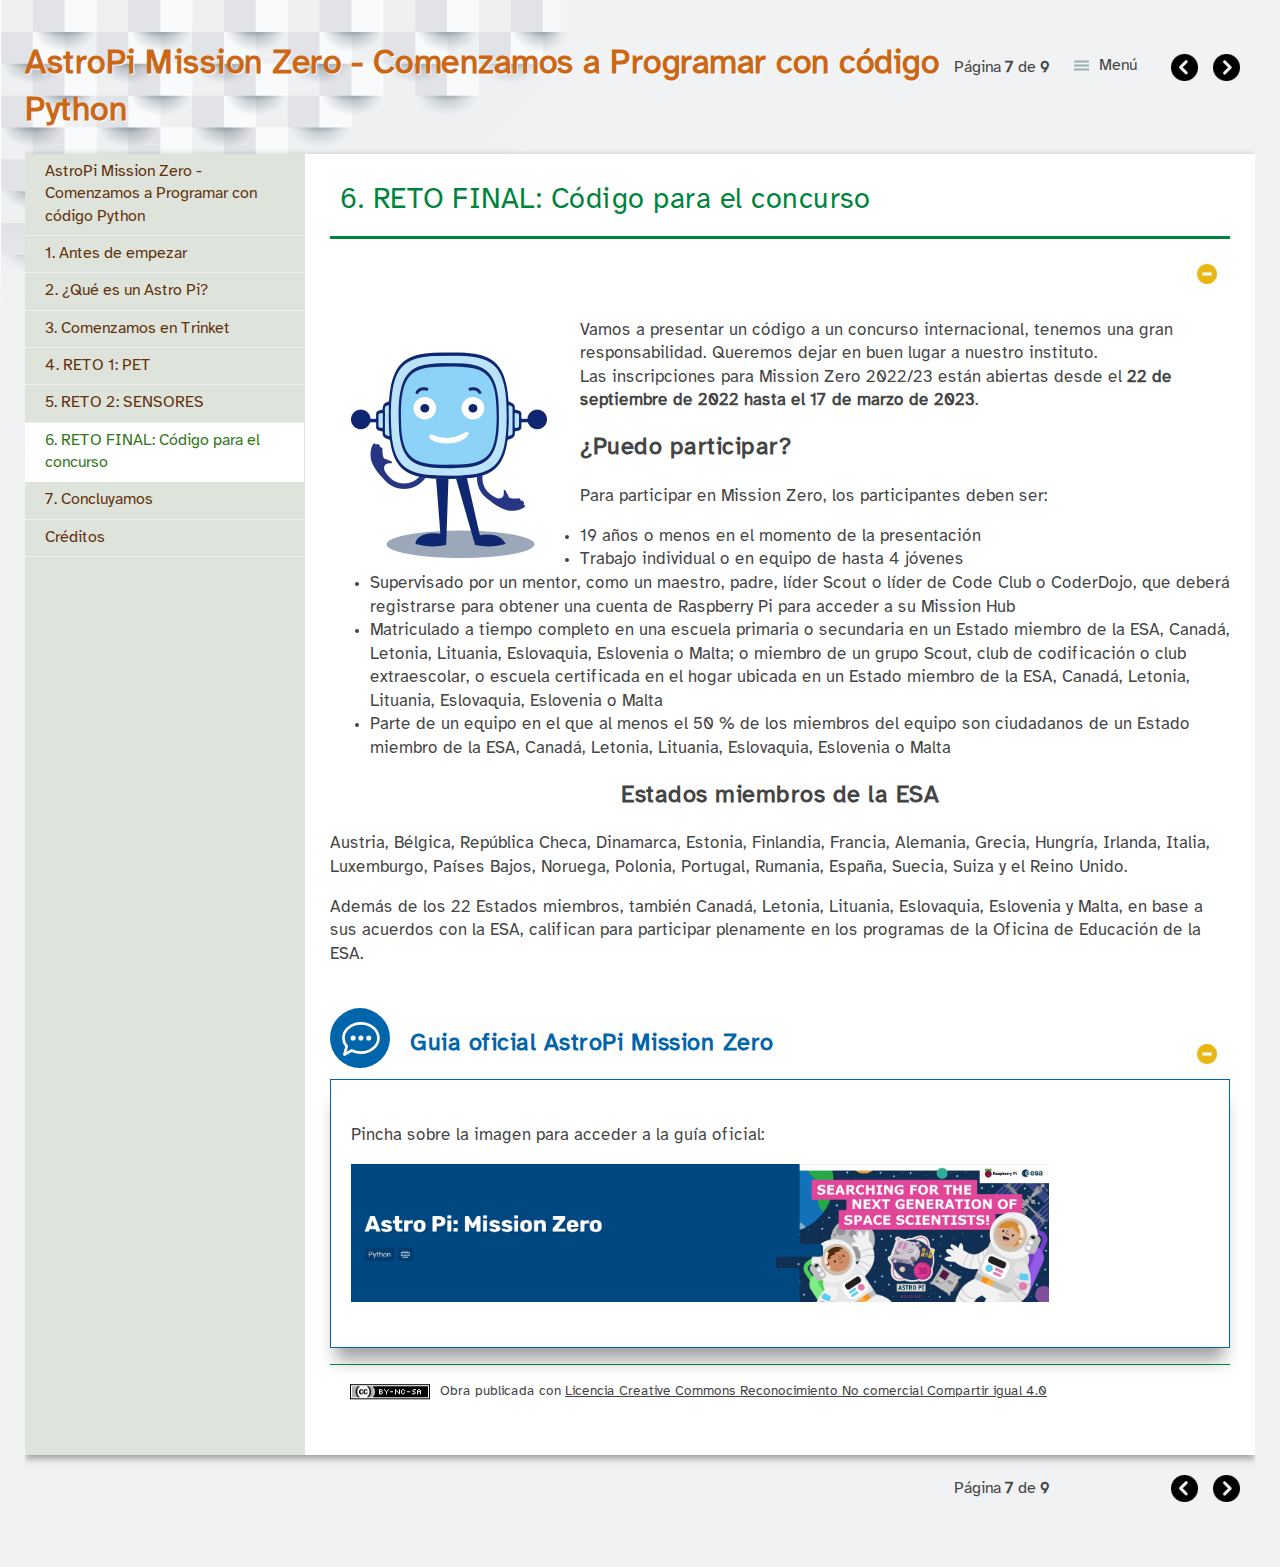
<file: 6_reto_final_cdigo_para_el_concurso.html>
<!doctype html>
<html lang="es">
<head>
<link rel="stylesheet" type="text/css" href="base.css" />
<link rel="stylesheet" type="text/css" href="content.css" />
<link rel="stylesheet" type="text/css" href="nav.css" />
<meta http-equiv="content-type" content="text/html;  charset=utf-8" />
<title>6. RETO FINAL: Código para el concurso | AstroPi Mission Zero - Comenzamos a Programar con código Python </title>
<link rel="shortcut icon" href="favicon.ico" type="image/x-icon" />
<meta name="author" content="Ángela Bracho Núñez" />
<link rel="license" type="text/html" href="http://creativecommons.org/licenses/by-nc-sa/4.0/" />
<meta name="generator" content="eXeLearning 2.7 - exelearning.net" />
<!--[if lt IE 9]><script type="text/javascript" src="exe_html5.js"></script><![endif]-->
<script type="text/javascript" src="exe_jquery.js"></script>
<script type="text/javascript" src="common_i18n.js"></script>
<script type="text/javascript" src="common.js"></script>
<link rel="stylesheet" type="text/css" href="udl-content.css" />
<script type="text/javascript" src="udl-content.js"></script>
<meta name="viewport" content="width=device-width, initial-scale=1" />
</head>
<body class="exe-web-site" id="exe-node-9"><script type="text/javascript">document.body.className+=" js"</script>
<div id="content">
<p id="skipNav"><a href="#main" class="sr-av">Saltar la navegación</a></p>
<header id="header" ><div id="headerContent">AstroPi Mission Zero - Comenzamos a Programar con código Python</div></header>
<nav id="siteNav">
<ul>
   <li><a href="index.html" class="daddy main-node">AstroPi Mission Zero - Comenzamos a Programar con código Python</a></li>
   <li><a href="1_antes_de_empezar.html" class="no-ch">1. Antes de empezar</a></li>
   <li><a href="2_qu_es_un_astro_pi.html" class="no-ch">2. ¿Qué es un Astro Pi?</a></li>
   <li><a href="3_comenzamos_en_trinket.html" class="no-ch">3. Comenzamos en Trinket</a></li>
   <li><a href="4_reto_1_pet.html" class="no-ch">4. RETO 1: PET</a></li>
   <li><a href="5_reto_2_sensores.html" class="no-ch">5. RETO 2: SENSORES</a></li>
   <li id="active"><a href="6_reto_final_cdigo_para_el_concurso.html" class="active no-ch">6. RETO FINAL: Código para el concurso</a></li>
   <li><a href="7_concluyamos.html" class="no-ch">7. Concluyamos</a></li>
   <li><a href="crditos.html" class="no-ch">Créditos</a></li>
</ul>
</nav>
<div id='topPagination'>
<nav class="pagination noprt">
<a href="5_reto_2_sensores.html" class="prev"><span><span>&laquo; </span>Anterior</span></a> <span class="sep">| </span><span class="page-counter">Página <strong>7</strong> de <strong>9</strong></span> <span class="sep">| </span><a href="7_concluyamos.html" class="next"><span>Siguiente<span> &raquo;</span></span></a>
</nav>
</div>
<div id="main-wrapper">
<section id="main">
<header id="nodeDecoration"><h1 id="nodeTitle">6. RETO FINAL: Código para el concurso</h1></header>
<article class="iDevice_wrapper UDLcontentIdevice" id="id62">
<div class="iDevice emphasis0" >
<div id="ta62_125_2" class="block iDevice_content">
<div class="exe-udlContent exe-udlContent-engagement"><section class="exe-udlContent-block"><div class="exe-udlContent-content"><div class="exe-udlContent-content-main"><p><img src="retor_adultos_conbocadillo.gif" alt="" style="float: left;" width="250" height="250"></p>


<p>Vamos a presentar un código a un concurso internacional, tenemos una gran responsabilidad. Queremos dejar en buen lugar a nuestro instituto.<br>Las inscripciones para Mission Zero 2022/23 están abiertas desde el <strong>22 de septiembre de 2022 hasta el 17 de marzo de 2023</strong>.</p>


<h2>¿Puedo participar?</h2>
<p>Para participar en Mission Zero, los participantes deben ser:</p>
<ul>
<li>19 años o menos en el momento de la presentación</li>
<li>Trabajo individual o en equipo de hasta 4 jóvenes</li>
<li>Supervisado por un mentor, como un maestro, padre, líder Scout o líder de Code Club o CoderDojo, que deberá registrarse para obtener una&nbsp;cuenta de Raspberry Pi&nbsp;para acceder a su Mission Hub</li>
<li>Matriculado a tiempo completo en una escuela primaria o secundaria en un Estado miembro de la ESA, Canadá, Letonia, Lituania, Eslovaquia, Eslovenia o Malta;&nbsp;o miembro de un grupo Scout, club de codificación o club extraescolar, o escuela certificada en el hogar ubicada en un Estado miembro de la ESA, Canadá, Letonia, Lituania, Eslovaquia, Eslovenia o Malta</li>
<li>Parte de un equipo en el que al menos el 50 % de los miembros del equipo son ciudadanos de un Estado miembro de la ESA, Canadá, Letonia, Lituania, Eslovaquia, Eslovenia o Malta</li>
</ul>
<h2 style="text-align: center;">Estados miembros de la ESA</h2>
<p>Austria, Bélgica, República Checa, Dinamarca, Estonia, Finlandia, Francia, Alemania, Grecia, Hungría, Irlanda, Italia, Luxemburgo, Países Bajos, Noruega, Polonia, Portugal, Rumania, España, Suecia, Suiza y el Reino Unido.</p>
<p>Además de los 22 Estados miembros, también Canadá, Letonia, Lituania, Eslovaquia, Eslovenia y Malta, en base a sus acuerdos con la ESA, califican para participar plenamente en los programas de la Oficina de Educación de la ESA.</p></div></div></section></div>
</div>
</div>
</article>
<article class="iDevice_wrapper UDLcontentIdevice em_iDevice em_iDevice_udl_exp_habla" id="id63">
<div class="iDevice emphasis1" >
<header class="iDevice_header" style="background-image:url(icon_udl_exp_habla.svg)"><h1 class="iDeviceTitle">Guia oficial AstroPi Mission Zero</h1></header>
<div class="iDevice_inner">
<div class="iDevice_content_wrapper">
<div id="ta63_126_2" class="block iDevice_content">
<div class="exe-udlContent exe-udlContent-expression"><section class="exe-udlContent-block"><div class="exe-udlContent-content"><div class="exe-udlContent-content-main"><p>Pincha sobre la imagen para acceder a la guía oficial:</p>
<p><a href="https://projects.raspberrypi.org/es-ES/projects/astro-pi-mission-zero" target="_blank" rel="noopener"><img src="Mission-zero.jpg" alt="" width="698" height="138"></a></p></div></div></section></div>
</div>
</div>
</div>
</div>
</article>
<div id="packageLicense" class="cc cc-by-nc-sa">
<p><span>Obra publicada con</span> <a rel="license" href="http://creativecommons.org/licenses/by-nc-sa/4.0/">Licencia Creative Commons Reconocimiento No comercial Compartir igual 4.0</a></p>
</div>
</section>
</div>
<div id='bottomPagination'>
<nav class="pagination noprt">
<a href="5_reto_2_sensores.html" class="prev"><span><span>&laquo; </span>Anterior</span></a> <span class="sep">| </span><span class="page-counter">Página <strong>7</strong> de <strong>9</strong></span> <span class="sep">| </span><a href="7_concluyamos.html" class="next"><span>Siguiente<span> &raquo;</span></span></a>
</nav>
</div>
</div>
<script type="text/javascript" src="_adultos_js.js"></script></body></html>
</file>
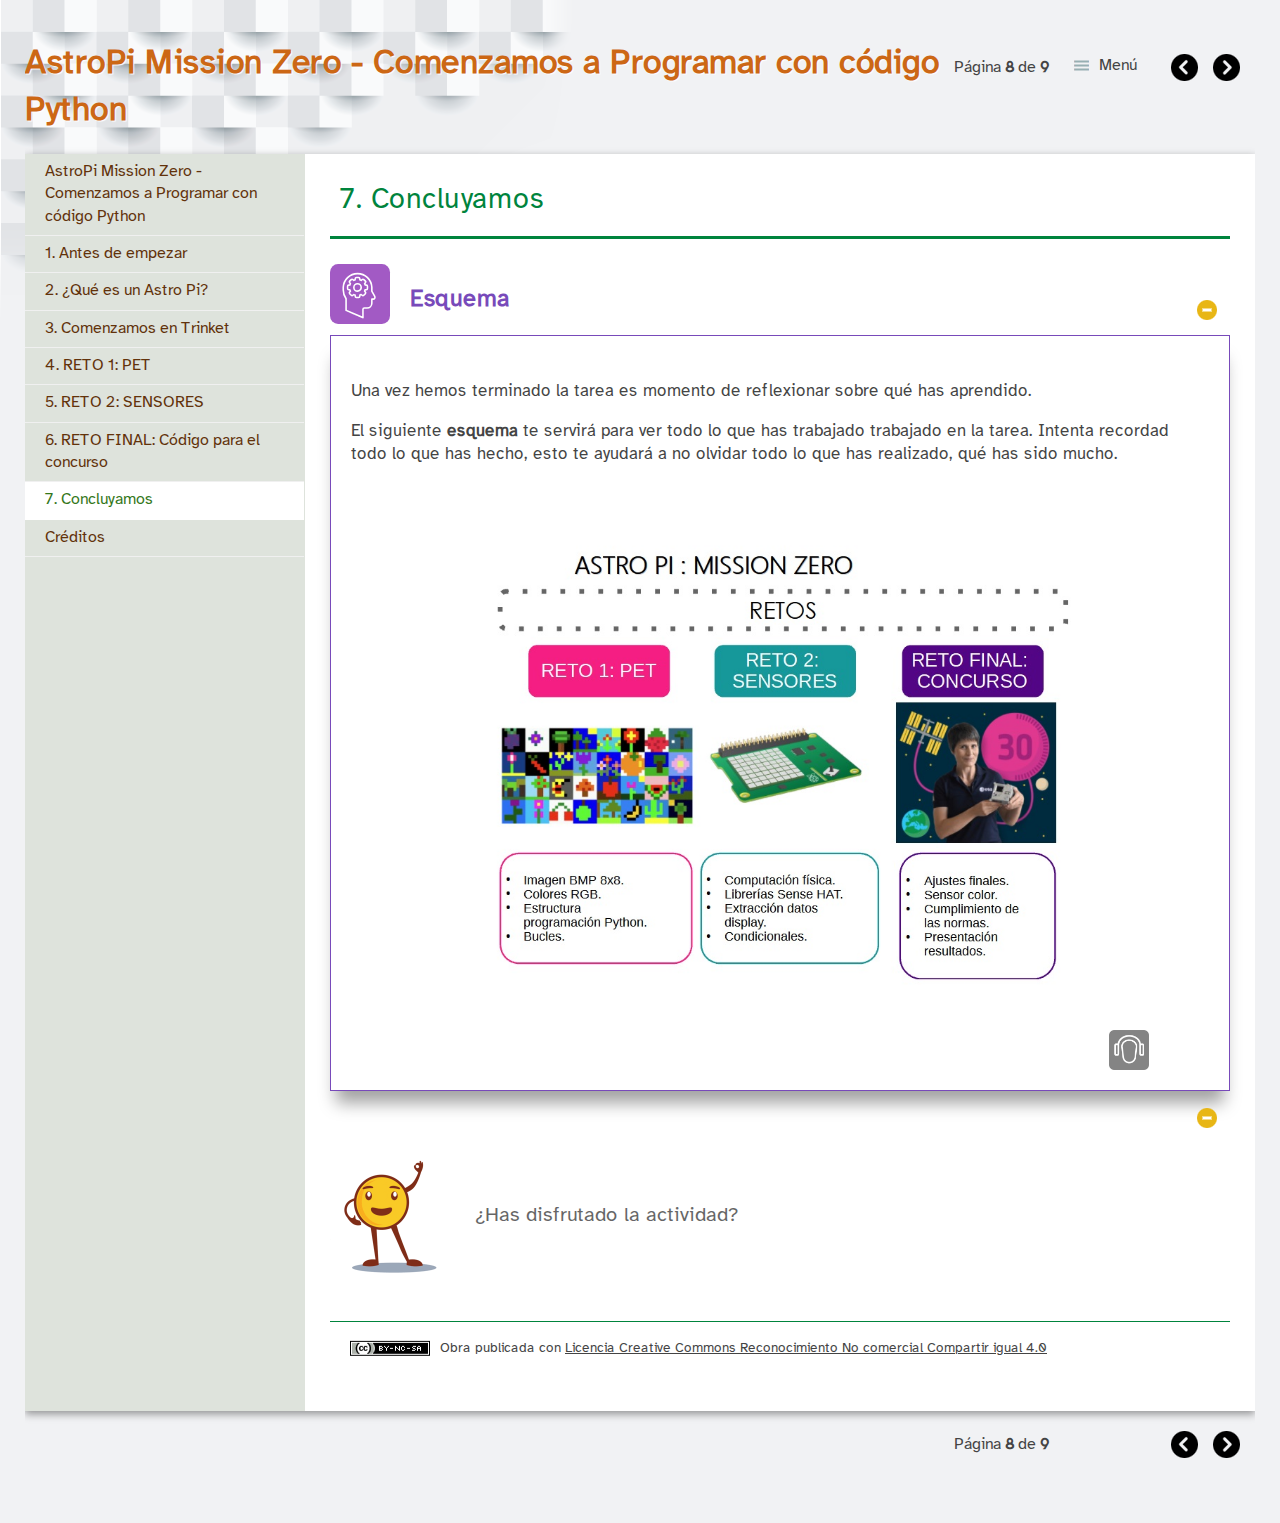
<file: 7_concluyamos.html>
<!doctype html>
<html lang="es">
<head>
<link rel="stylesheet" type="text/css" href="base.css" />
<link rel="stylesheet" type="text/css" href="content.css" />
<link rel="stylesheet" type="text/css" href="nav.css" />
<meta http-equiv="content-type" content="text/html;  charset=utf-8" />
<title>7. Concluyamos | AstroPi Mission Zero - Comenzamos a Programar con código Python </title>
<link rel="shortcut icon" href="favicon.ico" type="image/x-icon" />
<meta name="author" content="Ángela Bracho Núñez" />
<link rel="license" type="text/html" href="http://creativecommons.org/licenses/by-nc-sa/4.0/" />
<meta name="generator" content="eXeLearning 2.7 - exelearning.net" />
<!--[if lt IE 9]><script type="text/javascript" src="exe_html5.js"></script><![endif]-->
<script type="text/javascript" src="exe_jquery.js"></script>
<script type="text/javascript" src="common_i18n.js"></script>
<script type="text/javascript" src="common.js"></script>
<link rel="stylesheet" type="text/css" href="udl-content.css" />
<script type="text/javascript" src="udl-content.js"></script>
<meta name="viewport" content="width=device-width, initial-scale=1" />
</head>
<body class="exe-web-site" id="exe-node-13"><script type="text/javascript">document.body.className+=" js"</script>
<div id="content">
<p id="skipNav"><a href="#main" class="sr-av">Saltar la navegación</a></p>
<header id="header" ><div id="headerContent">AstroPi Mission Zero - Comenzamos a Programar con código Python</div></header>
<nav id="siteNav">
<ul>
   <li><a href="index.html" class="daddy main-node">AstroPi Mission Zero - Comenzamos a Programar con código Python</a></li>
   <li><a href="1_antes_de_empezar.html" class="no-ch">1. Antes de empezar</a></li>
   <li><a href="2_qu_es_un_astro_pi.html" class="no-ch">2. ¿Qué es un Astro Pi?</a></li>
   <li><a href="3_comenzamos_en_trinket.html" class="no-ch">3. Comenzamos en Trinket</a></li>
   <li><a href="4_reto_1_pet.html" class="no-ch">4. RETO 1: PET</a></li>
   <li><a href="5_reto_2_sensores.html" class="no-ch">5. RETO 2: SENSORES</a></li>
   <li><a href="6_reto_final_cdigo_para_el_concurso.html" class="no-ch">6. RETO FINAL: Código para el concurso</a></li>
   <li id="active"><a href="7_concluyamos.html" class="active no-ch">7. Concluyamos</a></li>
   <li><a href="crditos.html" class="no-ch">Créditos</a></li>
</ul>
</nav>
<div id='topPagination'>
<nav class="pagination noprt">
<a href="6_reto_final_cdigo_para_el_concurso.html" class="prev"><span><span>&laquo; </span>Anterior</span></a> <span class="sep">| </span><span class="page-counter">Página <strong>8</strong> de <strong>9</strong></span> <span class="sep">| </span><a href="crditos.html" class="next"><span>Siguiente<span> &raquo;</span></span></a>
</nav>
</div>
<div id="main-wrapper">
<section id="main">
<header id="nodeDecoration"><h1 id="nodeTitle">7. Concluyamos</h1></header>
<article class="iDevice_wrapper UDLcontentIdevice em_iDevice em_iDevice_udl_rep_reflexion" id="id784">
<div class="iDevice emphasis1" >
<header class="iDevice_header" style="background-image:url(icon_udl_rep_reflexion.svg)"><h1 class="iDeviceTitle">Esquema</h1></header>
<div class="iDevice_inner">
<div class="iDevice_content_wrapper">
<div id="ta784_755_2" class="block iDevice_content">
<div class="exe-udlContent exe-udlContent-representation"><section class="exe-udlContent-block"><div class="exe-udlContent-content"><div class="exe-udlContent-content-main"><p>Una vez hemos terminado la tarea es momento de reflexionar sobre qué has aprendido.</p>
<p>El siguiente <strong>esquema&nbsp;</strong>te servirá para ver todo lo que has trabajado trabajado en la tarea. Intenta recordad todo lo que has hecho, esto te ayudará a no olvidar todo lo que has realizado, qué has sido mucho.<img src="Esquema-AstroPi-MZ.jpg" alt="Imagen con el esquema final del proyecto" title="Esquema final" style="display: block; margin-left: auto; margin-right: auto;" width="700" height="546"></p>
<center></center><center></center><center></center><center></center><center></center><center></center><center></center><center></center><center></center><center></center><center></center><center></center><center></center><center></center></div><article class="exe-udlContent-content-audio js-hidden"><header class='exe-udlContent-alt-content-title'><h2>Audio</h2></header><p><audio style="display: block; margin-left: auto; margin-right: auto;" controls="controls" src="AUD_IAA4ESO_REA_02_RESUMENFINAL.mp3" class="mediaelement"><a href="AUD_IAA4ESO_REA_02_RESUMENFINAL.mp3">audio/mpeg</a></audio></p><button class="exe-udlContent-alt-content-hide">Cerrar</button></article></div></section></div>
</div>
</div>
</div>
</div>
</article>
<article class="iDevice_wrapper UDLcontentIdevice" id="id788">
<div class="iDevice emphasis0" >
<div id="ta788_755_2" class="block iDevice_content">
<div class="exe-udlContent exe-udlContent-engagement"><section class="exe-udlContent-block js-hidden"><header class="exe-udlContent-header exe-udlContent-character-1"><h2><span class="sr-av">Motus dice </span>¿Has disfrutado la actividad?</h2></header><div class="exe-udlContent-content"><div class="exe-udlContent-content-main"><p>¿Te has divertido superando el reto?</p>
<p>Seguro que algunas cosas te han costado superarlas. Pero finalmente y con la ayuda de todos has conseguido el reto final y te has divertido mucho.&nbsp;</p></div></div></section></div>
</div>
</div>
</article>
<div id="packageLicense" class="cc cc-by-nc-sa">
<p><span>Obra publicada con</span> <a rel="license" href="http://creativecommons.org/licenses/by-nc-sa/4.0/">Licencia Creative Commons Reconocimiento No comercial Compartir igual 4.0</a></p>
</div>
</section>
</div>
<div id='bottomPagination'>
<nav class="pagination noprt">
<a href="6_reto_final_cdigo_para_el_concurso.html" class="prev"><span><span>&laquo; </span>Anterior</span></a> <span class="sep">| </span><span class="page-counter">Página <strong>8</strong> de <strong>9</strong></span> <span class="sep">| </span><a href="crditos.html" class="next"><span>Siguiente<span> &raquo;</span></span></a>
</nav>
</div>
</div>
<script type="text/javascript" src="_adultos_js.js"></script></body></html>
</file>
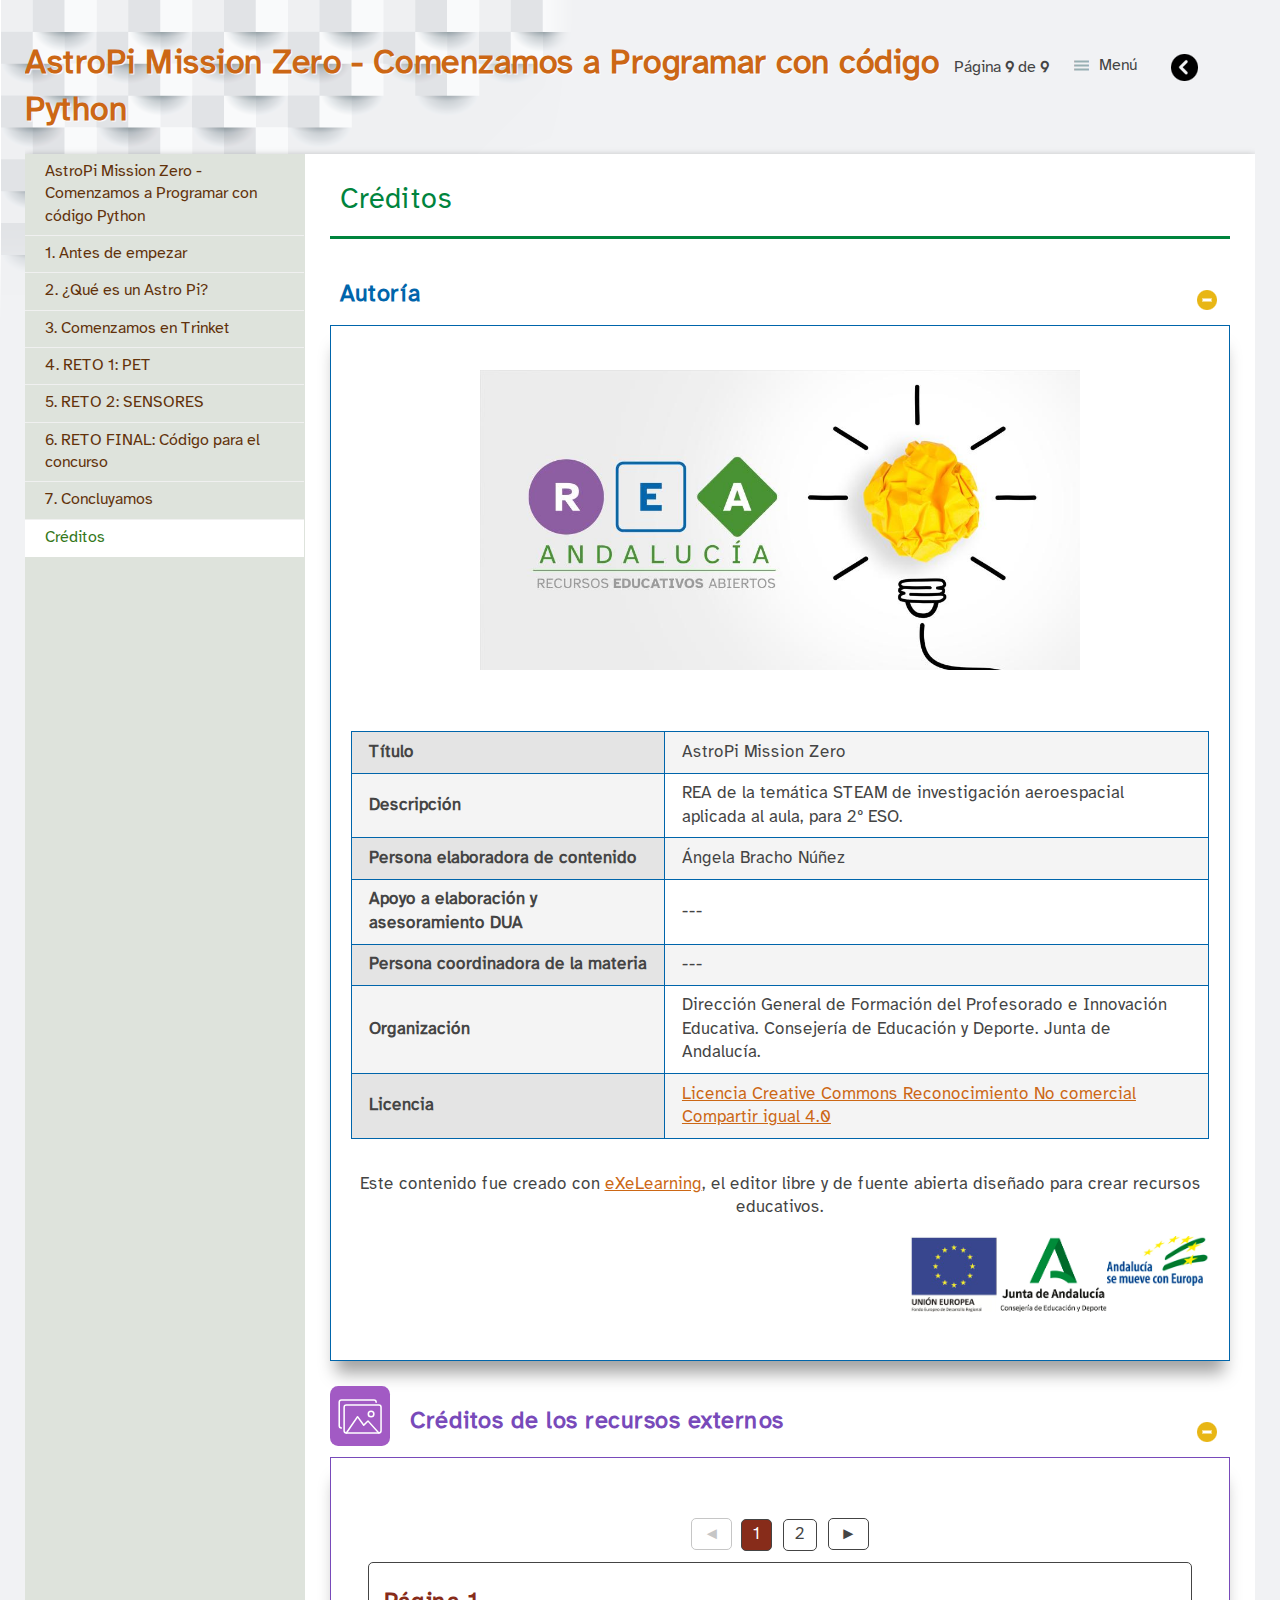
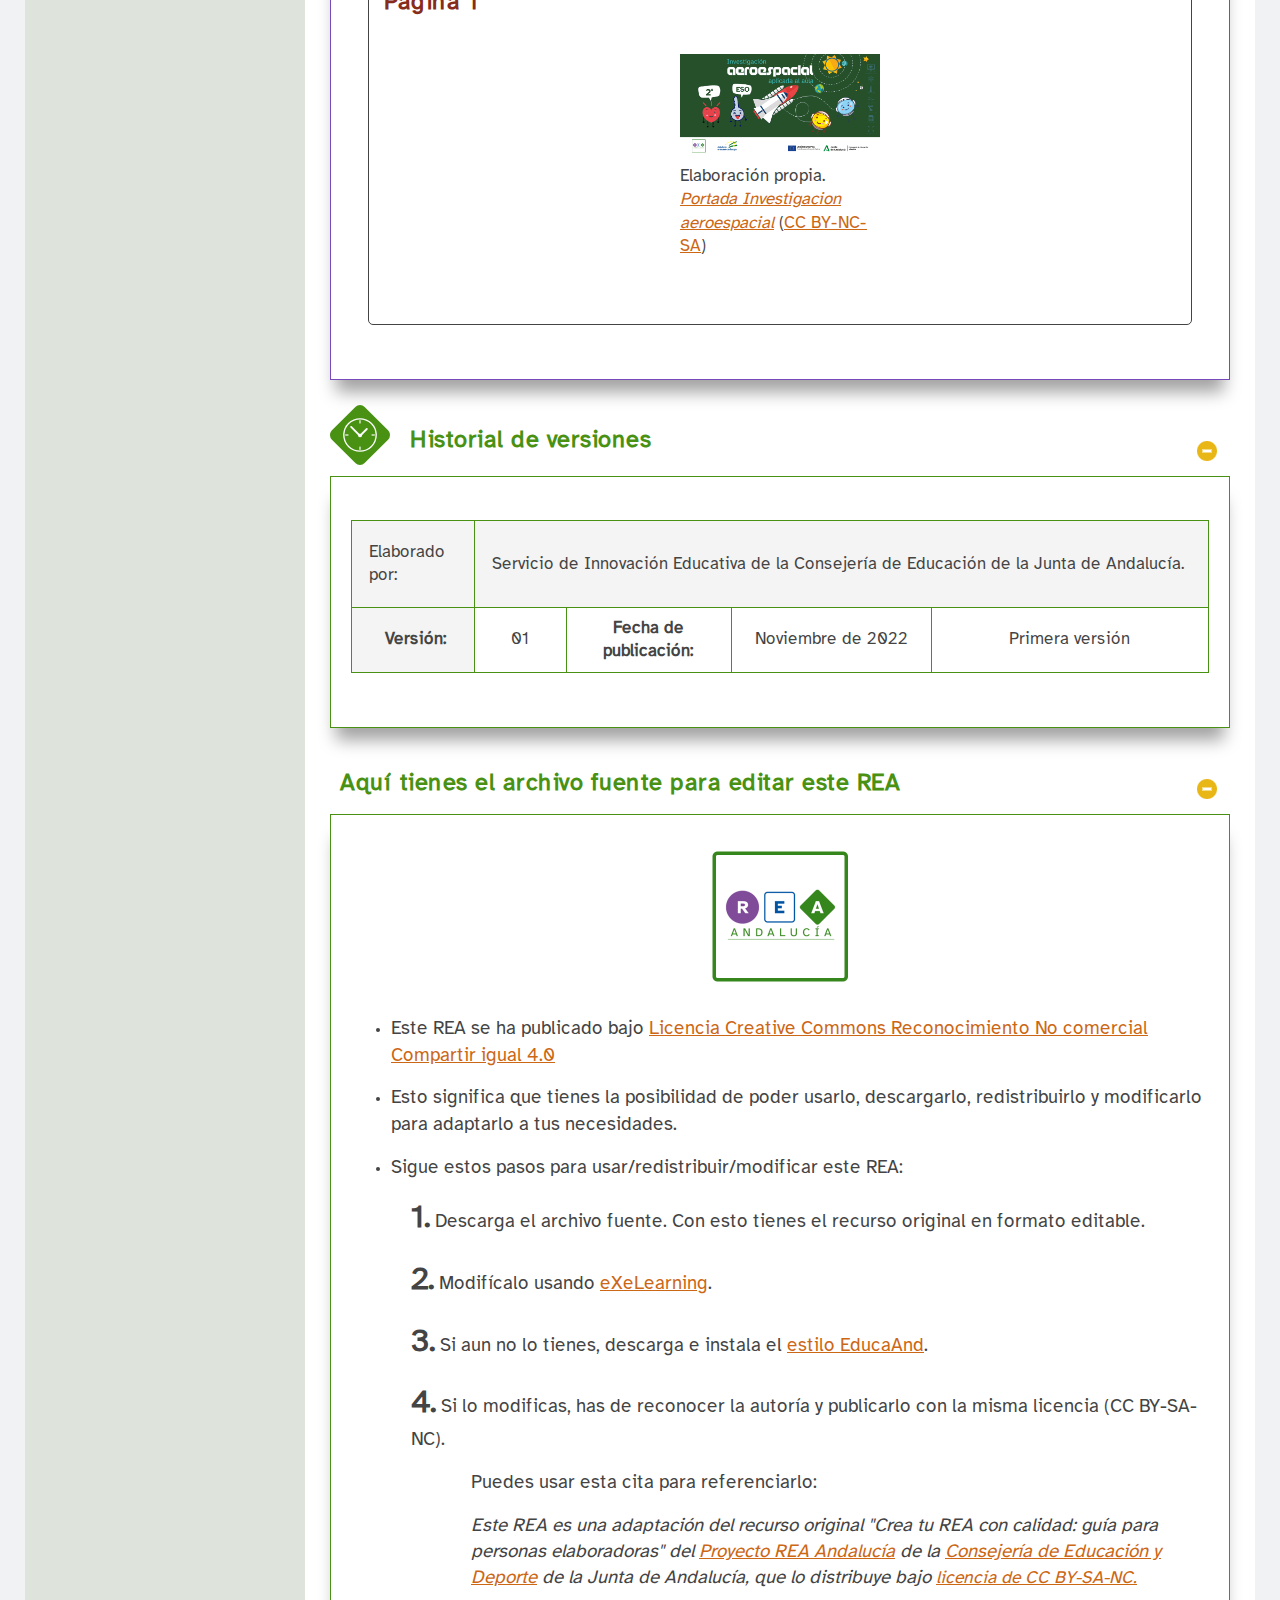
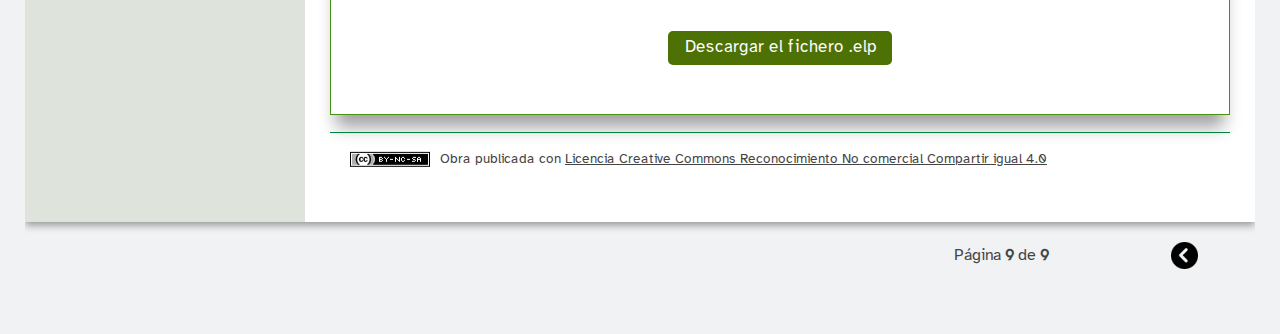
<file: crditos.html>
<!doctype html>
<html lang="es">
<head>
<link rel="stylesheet" type="text/css" href="base.css" />
<link rel="stylesheet" type="text/css" href="exe_effects.css" />
<link rel="stylesheet" type="text/css" href="content.css" />
<link rel="stylesheet" type="text/css" href="nav.css" />
<meta http-equiv="content-type" content="text/html;  charset=utf-8" />
<title>Créditos | AstroPi Mission Zero - Comenzamos a Programar con código Python </title>
<link rel="shortcut icon" href="favicon.ico" type="image/x-icon" />
<meta name="author" content="Ángela Bracho Núñez" />
<link rel="license" type="text/html" href="http://creativecommons.org/licenses/by-nc-sa/4.0/" />
<meta name="generator" content="eXeLearning 2.7 - exelearning.net" />
<!--[if lt IE 9]><script type="text/javascript" src="exe_html5.js"></script><![endif]-->
<script type="text/javascript" src="exe_jquery.js"></script>
<script type="text/javascript" src="exe_effects.js"></script>
<script type="text/javascript" src="common_i18n.js"></script>
<script type="text/javascript" src="common.js"></script>
<link rel="stylesheet" type="text/css" href="udl-content.css" />
<script type="text/javascript" src="udl-content.js"></script>
<link rel="stylesheet" type="text/css" href="download-package.css" />
<meta name="viewport" content="width=device-width, initial-scale=1" />
</head>
<body class="exe-web-site" id="exe-node-12"><script type="text/javascript">document.body.className+=" js"</script>
<div id="content">
<p id="skipNav"><a href="#main" class="sr-av">Saltar la navegación</a></p>
<header id="header" ><div id="headerContent">AstroPi Mission Zero - Comenzamos a Programar con código Python</div></header>
<nav id="siteNav">
<ul>
   <li><a href="index.html" class="daddy main-node">AstroPi Mission Zero - Comenzamos a Programar con código Python</a></li>
   <li><a href="1_antes_de_empezar.html" class="no-ch">1. Antes de empezar</a></li>
   <li><a href="2_qu_es_un_astro_pi.html" class="no-ch">2. ¿Qué es un Astro Pi?</a></li>
   <li><a href="3_comenzamos_en_trinket.html" class="no-ch">3. Comenzamos en Trinket</a></li>
   <li><a href="4_reto_1_pet.html" class="no-ch">4. RETO 1: PET</a></li>
   <li><a href="5_reto_2_sensores.html" class="no-ch">5. RETO 2: SENSORES</a></li>
   <li><a href="6_reto_final_cdigo_para_el_concurso.html" class="no-ch">6. RETO FINAL: Código para el concurso</a></li>
   <li><a href="7_concluyamos.html" class="no-ch">7. Concluyamos</a></li>
   <li id="active"><a href="crditos.html" class="active no-ch">Créditos</a></li>
</ul>
</nav>
<div id='topPagination'>
<nav class="pagination noprt">
<a href="7_concluyamos.html" class="prev"><span><span>&laquo; </span>Anterior</span></a> <span class="sep">| </span><span class="page-counter">Página <strong>9</strong> de <strong>9</strong></span>
</nav>
</div>
<div id="main-wrapper">
<section id="main">
<header id="nodeDecoration"><h1 id="nodeTitle">Créditos</h1></header>
<article class="iDevice_wrapper UDLcontentIdevice em_iDevice" id="id780">
<div class="iDevice emphasis1" >
<header class="iDevice_header iDevice_header_noIcon"><h1 class="iDeviceTitle">Autoría</h1></header>
<div class="iDevice_inner">
<div class="iDevice_content_wrapper">
<div id="ta780_119_2" class="block iDevice_content">
<div class="exe-udlContent exe-udlContent-expression"><section class="exe-udlContent-block"><div class="exe-udlContent-content"><div class="exe-udlContent-content-main"><h1 style="text-align: center;"><img src="IMAGEN_PROMOCIONAL.jpg" alt="Imagen del Proyecto REA Andalucía" width="600" height="300"></h1>
<table class="exe-table"><caption></caption>
<tbody>
<tr>
<th style="width: 436.406px;">Título</th>
<td style="width: 881.406px;">AstroPi Mission Zero</td>
</tr>
<tr>
<th style="width: 436.406px;">Descripción</th>
<td style="width: 881.406px;">REA de la temática STEAM de investigación aeroespacial aplicada al aula, para 2º ESO.</td>
</tr>
<tr>
<th style="width: 436.406px;">Persona elaboradora de contenido</th>
<td style="width: 881.406px;">Ángela Bracho Núñez</td>
</tr>
<tr>
<th style="width: 436.406px;">Apoyo a elaboración y asesoramiento DUA</th>
<td style="width: 881.406px;">---</td>
</tr>
<tr>
<th style="width: 436.406px;">Persona coordinadora de la materia</th>
<td style="width: 881.406px;">---</td>
</tr>
<tr>
<th style="width: 436.406px;">Organización</th>
<td style="width: 881.406px;">Dirección General de Formación del Profesorado e Innovación Educativa. Consejería de Educación y Deporte. Junta de Andalucía.</td>
</tr>
<tr>
<th style="width: 436.406px;">Licencia</th>
<td style="width: 881.406px;"><a rel="license noopener" href="http://creativecommons.org/licenses/by-nc-sa/4.0/" target="_blank">Licencia Creative Commons Reconocimiento No comercial Compartir igual 4.0</a></td>
</tr>
</tbody>
</table>
<p style="text-align: center;">Este contenido fue creado con <a href="http://exelearning.net/">eXeLearning</a>, el editor libre y de fuente abierta diseñado para crear recursos educativos.</p>
<p style="text-align: right;"><img src="LOGO_ANDALUCIA_SE_MUEVE.jpg" alt="Logo Andalucía se mueve con Europa" title="Logo Andalucía se mueve con Europa" width="299" height="79"></p></div></div></section></div>
</div>
</div>
</div>
</div>
</article>
<article class="iDevice_wrapper UDLcontentIdevice em_iDevice em_iDevice_udl_rep_galeria" id="id781">
<div class="iDevice emphasis1" >
<header class="iDevice_header" style="background-image:url(icon_udl_rep_galeria.svg)"><h1 class="iDeviceTitle">Créditos de los recursos externos</h1></header>
<div class="iDevice_inner">
<div class="iDevice_content_wrapper">
<div id="ta781_120_2" class="block iDevice_content">
<div class="exe-udlContent exe-udlContent-representation"><section class="exe-udlContent-block"><div class="exe-udlContent-content"><div class="exe-udlContent-content-main"><div class="exe-fx exe-paginated">
<h2>Página 1</h2>
<figure class="exe-figure exe-image position-center license-CC-BY-NC-SA" style="width: 200px;"><img src="Investigacion_aeroespacial_2o_ESO.png" alt="Portada Investigacion aeroespacial" title="Portada Investigacion aeroespacial" width="200" height="100">
<figcaption class="figcaption"><span class="author">Elaboración propia</span>. <a href="Portada Investigacion aeroespacial" target="_blank" class="title" rel="noopener"><em>Portada Investigacion aeroespacial</em></a> <span class="license"><span class="sep">(</span><a href="http://creativecommons.org/licenses/?lang=es" rel="license nofollow noopener" target="_blank" title="Creative Commons BY-NC-SA">CC BY-NC-SA</a><span class="sep">)<br><br></span></span></figcaption>
</figure>
<figure class="exe-figure exe-image position-center license-CC-BY-SA" style="width: 300px;"></figure>
<h2>Recursos</h2>
<ul>
<li>Este material se basa en la guías y proyectos con licencia CC BY-SA de <a href="https://projects.raspberrypi.org/es-ES" target="_blank" rel="noopener">Raspberry Pi Foundation</a>.</li>
<li>Recursos <a href="https://esero.es/quienes-somos/" target="_blank" rel="noopener">ESERO en España</a></li>
<li>Vídeos de los canales de Youtube: <a href="https://www.youtube.com/@EuropeanSpaceAgency" target="_blank" rel="noopener"> European Space Agency, ESA</a> <a href="https://www.youtube.com/@ElFuturoEsApasionante" target="_blank" rel="noopener">El Futuro Es Apasionante de Vodafone</a>&nbsp;</li>
</ul>
</div></div></div></section></div>
</div>
</div>
</div>
</div>
</article>
<article class="iDevice_wrapper textIdevice em_iDevice em_iDevice_udl_eng_temporalizacion" id="id782">
<div class="iDevice emphasis1" >
<header class="iDevice_header" style="background-image:url(icon_udl_eng_temporalizacion.svg)"><h1 class="iDeviceTitle">Historial de versiones</h1></header>
<div class="iDevice_inner">
<div class="iDevice_content_wrapper">
<div id="ta782_603_2" class="block iDevice_content">
<div class="exe-text"><table style="height: 109px; width: 101.072%;" class="exe-table" border="0">
<tbody>
<tr style="height: 69px;">
<td style="width: 14.3559%; height: 69px; background-color: #f4f4f4;">Elaborado por:</td>
<td colspan="4" style="height: 69px; background-color: #f4f4f4; width: 53.294%;">
<p style="text-align: left;">Servicio de Innovación Educativa de la Consejería de Educación de la Junta de Andalucía.</p>
</td>
</tr>
<tr style="height: 20px;">
<th style="width: 14.3559%; height: 40px; text-align: center;"> Versión:</th>
<td style="width: 10.7178%; height: 20px; text-align: center;">01</td>
<td style="width: 19.2724%; height: 40px; text-align: center;"><strong>Fecha de publicación:</strong><strong><br /></strong></td>
<td style="width: 23.3038%; height: 20px; text-align: center;">Noviembre de 2022</td>
<td style="width: 32.35%; text-align: center; height: 20px;">Primera versión</td>
</tr>
</tbody>
</table></div>
</div>
</div>
</div>
</div>
</article>
<article class="iDevice_wrapper download-packageIdevice em_iDevice" id="id783">
<div class="iDevice emphasis1">
<header class="iDevice_header iDevice_header_noIcon"><h1 class="iDeviceTitle">Aquí tienes el archivo fuente para editar este REA</h1></header>
<div class="iDevice_inner">
<div class="iDevice_content_wrapper">
<div class="block iDevice_content" id="ta783_327_2">
<div class="exe-download-package-instructions"><p style="text-align: center;"><span style="font-size: 14pt;"><img alt="Icono proyecto REA Andalucía en el que puede verse representados los tres colores del Diseño Universal para el Aprendizaje" height="150" src="iconoREA.png" title="Icono Proyecto REA" width="150"/></span></p>
<ul>
<li><span style="font-size: 14pt;">Este REA se ha publicado bajo <a href="http://creativecommons.org/licenses/by-nc-sa/4.0/" onclick="browseURL(this); return false;" rel="noopener" target="_blank">Licencia Creative Commons Reconocimiento No comercial Compartir igual 4.0</a></span></li>
</ul>
<ul>
<li><span style="font-size: 14pt;">Esto significa que tienes la posibilidad de poder usarlo, descargarlo, redistribuirlo y modificarlo para adaptarlo a tus necesidades.</span><span style="font-size: 14pt;"></span></li>
</ul>
<ul>
<li><span style="font-size: 14pt;">Sigue estos pasos para usar/redistribuir/modificar este REA:</span><span style="font-size: 14pt;"></span></li>
</ul>
<p style="padding-left: 60px;"><span style="font-size: 14pt;"><strong><span style="font-size: 24pt;">1.</span></strong> Descarga el archivo fuente. Con esto tienes el recurso original en formato editable.</span></p>
<p style="padding-left: 60px;"><span style="font-size: 14pt;"><strong><span style="font-size: 24pt;">2.</span></strong> Modifícalo </span><span style="font-size: 14pt;">usando </span><a href="http://exelearning.net/" rel="noopener" style="font-size: 14pt;" target="_blank" title="Accede a la web de eXeLearning (abre en nueva ventana)">eXeLearning</a><span style="font-size: 14pt;">.</span></p>
<p style="padding-left: 60px;"><span style="font-size: 14pt;"><strong><span style="font-size: 24pt;">3.</span></strong> Si aun no lo tienes, descarga e instala </span><span style="font-size: 14pt;">el <a href="https://edea.juntadeandalucia.es/bancorecursos/file/6d215d5c-1983-41e3-80d1-50572b852eb9/1/guia_crea_tu_rea_proyecto_rea_andalucia.zip/3_pautas_para_el_diseo.htmll" rel="noopener" target="_blank" title="Accede a la guía Crea tu REA con estilo EducaAnd">estilo EducaAnd</a>.</span></p>
<p style="padding-left: 60px;"><span style="font-size: 14pt;"><strong><span style="font-size: 24pt;">4.</span></strong> S</span><span style="font-size: 14pt;">i lo modificas, has de reconocer la autoría y</span><span style="font-size: 14pt;"> publicarlo con la misma licencia (CC BY-SA-NC).</span></p>
<p style="padding-left: 120px;"><span style="font-size: 14pt;"></span><span style="font-size: 14pt;">Puedes usar esta cita para referenciarlo:</span></p>
<p style="padding-left: 120px;"><em><span style="font-size: 14pt;">Este REA es una adaptación del recurso original "Crea tu REA con calidad: guía para personas elaboradoras" del <a href="https://www.juntadeandalucia.es/educacion/portals/web/transformacion-digital-educativa/rea" rel="noopener" target="_blank" title="Accede a la web del Proyecto REA Andalucía (abre en nueva ventana)">Proyecto REA Andalucía</a> de la <a href="https://www.juntadeandalucia.es/educacion/portals/web/ced" rel="noopener" target="_blank">Consejería de Educación y Deporte</a> de la Junta de Andalucía, que lo distribuye bajo</span></em><em> <a href="http://creativecommons.org/licenses/by-sa/4.0/" rel="license noopener" style="font-size: 1.05em;" target="_blank">licencia de CC BY-SA-NC.</a></em></p></div><p class="exe-download-package-link"><a href="AstroPi_Mission_Zero_-_Comenzamos_a_programar_con_cdigo_Python.elp">Descargar el fichero .elp</a></p>
</div>
</div>
</div>
</div>
</article>
<div id="packageLicense" class="cc cc-by-nc-sa">
<p><span>Obra publicada con</span> <a rel="license" href="http://creativecommons.org/licenses/by-nc-sa/4.0/">Licencia Creative Commons Reconocimiento No comercial Compartir igual 4.0</a></p>
</div>
</section>
</div>
<div id='bottomPagination'>
<nav class="pagination noprt">
<a href="7_concluyamos.html" class="prev"><span><span>&laquo; </span>Anterior</span></a> <span class="sep">| </span><span class="page-counter">Página <strong>9</strong> de <strong>9</strong></span>
</nav>
</div>
</div>
<script type="text/javascript" src="_adultos_js.js"></script></body></html>
</file>
<file: base.css>
/*
eXe
Copyright 2004-2006, University of Auckland
Copyright 2004-2007 eXe Project, New Zealand Tertiary Education Commission
base style sheet for all themes
*/
body{margin:0;padding:0 10px 10px 10px;font-family:arial,verdana,helvetica,sans-serif;font-size:.8em}#header{text-align:left;height:50px;padding-left:20px;font-size:2.2em;font-weight:bold}a{text-decoration:none}a:hover,a:focus{text-decoration:underline}img.submit,img.help,img.info,img.gallery{border:0}li{list-style-position:inside}#nodeDecoration{padding:.1em;border-bottom:0;text-align:right}.block,.feedback{display:block;padding-top:.25em;padding-bottom:.25em}.feedback{font-family:times,serif;font-size:120%}.feedback-button p{margin:0}.emphasis0{padding-left:0;margin:0}.iDeviceTitle{font-weight:bold;position:relative;top:-18px}input.feedbackbutton{margin-top:10px;margin-bottom:10px}.popupDiv{background-color:#EDEFF0;border:2px solid #607489;padding:0 4px 4px 4px;margin-left:15px;text-align:left;z-index:99;border-radius:3px}.popupDivLabel{text-align:center;font:message-box;font-weight:bold;color:#fff;cursor:move;margin:0 -4px;background-image:url(popup_bg.gif)}@media print{.feedback{display:block!important}.feedback.iDevice_solution a{text-decoration:none;color:inherit}.iDevice_solution li span{display:none}div.node,article.node{page-break-after:always}.external-iframe{display:none}.external-iframe-src{display:block!important;margin:2em 0;font-size:.95em;text-align:center}}.external-iframe{border:0}.iDevice a,#siteFooter a,#packageLicense a,.toggle-idevice a{text-decoration:underline}.iDevice a:hover,#siteFooter a:hover,#packageLicense a:hover,.toggle-idevice a:hover{text-decoration:none}.pre-code{background:#112C4A;color:#E7ECF1;font-family:Monaco,Courier,monospace;border-radius:9px;font-size:12px;margin:2em 1em;overflow:auto;padding:20px}.iDevice_content{position:relative;max-width:100%}.exe-epub3 .iDevice_content{position:static}.iDevice_header{background-position:0 50%;background-repeat:no-repeat}.iDevice_header.iDevice_header_noIcon{background-image:none;padding:5px 0}.TrueFalseIdevice label{white-space:nowrap;margin-right:1em;line-height:1.7em}.exe-dl{margin-bottom:2em;margin-left:1.5em}.exe-dl dt{font-weight:bold}.exe-dl dd{margin:1em 1.5em}.js .exe-dl dt{margin:1.2em 0 0 0}.exe-dl dt a{text-decoration:underline}.exe-dl .icon,.exe-dl-toggler a{display:block;width:20px;height:20px;font-size:1.2em;margin-right:1em;line-height:20px;text-align:center;float:left;border-radius:2px;position:relative}.exe-dl-toggler{height:20px;margin:1.5em}.exe-dl-toggler a{margin-left:0;font-weight:bold}.js .exe-dl dd{display:none;padding-left:0;margin:1em 1em 1em 37px}.exe-math{margin:2em 0}.exe-math,.MathJax_Display{text-align:left!important}.exe-math.position-center,.position-center .MathJax_Display,[style*="text-align: center"] .MathJax_Display{text-align:center!important}.exe-math.position-right,.position-right .MathJax_Display,[style*="text-align: right"] .MathJax_Display{text-align:right!important}.js .show-image .exe-math-code,.js .show-code .exe-math-img{display:none}.exe-math-links{font-size:.85em}.exe-figure{margin:2em 0;max-width:100%}.position-center{margin:2em auto}.position-right{margin:2em 0 2em auto}.float-left{float:left;margin:.5em 1.5em 1em 0}.float-right{float:right;margin:.5em 0 1em 2em}.figcaption{padding-top:.2em}.figcaption.header{padding-top:0;padding-bottom:.2em}.exe-layout-2-cols,.exe-layout-3-cols{width:100%}.exe-layout-2-cols .exe-col{float:left;width:49%}.exe-layout-2-cols .exe-col-1{padding-right:1%}.exe-layout-2-cols .exe-col-2{padding-left:1%}.exe-layout-2-30-70 .exe-col{width:69%}.exe-layout-2-30-70 .exe-col-1{width:29%}.exe-layout-2-70-30 .exe-col{width:29%}.exe-layout-2-70-30 .exe-col-1{width:69%}.exe-layout-3-cols .exe-col{float:left;width:32%}.exe-layout-3-cols .exe-col-1,.exe-layout-3-cols .exe-col-2{padding-right:2%}.exe-block-warning{background:#FCF8E3;color:#796034;border:1px solid #FAEBCC;padding:0 1em;border-radius:4px}p.exe-block-warning{padding:1em}.exe-block-alert{background:#ffc;color:#855000;border:1px solid #FFF099;padding:0 1em;border-radius:4px}p.exe-block-alert{padding:1em}.exe-block-danger{background:#FEF0EF;color:#973C3B;border:1px solid #F3DADD;padding:0 1em;border-radius:4px}p.exe-block-danger{padding:1em}.exe-block-info{background:#E1F1F9;color:#2B627D;border:1px solid #C9EDF4;padding:0 1em;border-radius:4px}p.exe-block-info{padding:1em}.exe-block-success{background:#E5F3E0;color:#336634;border:1px solid #DEEDD1;padding:0 1em;border-radius:4px}p.exe-block-success{padding:1em}.exe-block-warning a{color:#4F360A}.exe-block-alert a{color:#5B2600}.exe-block-danger a{color:#6D1211}.exe-block-info a{color:#063853}.exe-block-success a{color:#093C0A}div.exe-block-warning,div.exe-block-alert,div.exe-block-danger,div.exe-block-info,div.exe-block-success{margin:1em 0}.js a.exe-enlarge{position:relative;display:block}.exe-enlarge-icon{display:none;width:30px;height:30px;position:absolute;top:50%;left:50%;margin:-15px 0 0 -15px;border-radius:15px;background:#333;z-index:10;box-shadow:0 0 7px 0 #DDD}.exe-enlarge-icon b{width:30px;height:30px;line-height:30px;text-align:center;display:block;font-size:1.3em;color:#FFF}.exe-enlarge-icon b:before{content:"+"}.js a.exe-enlarge:hover img,.js a.exe-enlarge:focus img{opacity:.7;filter:alpha(opacity=70)}a.exe-enlarge:hover .exe-enlarge-icon,a.exe-enlarge:focus .exe-enlarge-icon{display:block;*display:none}.exe-clear{overflow:auto}.toggle-idevice,.exe-hidden,.js-required,.js .js-hidden,.exe-mindmap-code{display:none}.js .js-required{display:block}#packageLicense{text-align:center}.js #main .iDevice_hint_title{font-size:1em;margin-top:0;font-weight:normal;*margin-top:1em}.iDevice_hint{margin-bottom:1.5em}.iDevice_hint_title a{background-repeat:no-repeat;background-position:0 50%;padding-left:23px;text-decoration:none}.iDevice_hint_content{padding:0 23px}.iDevice_answer{overflow:hidden;*margin:1.5em 0}.iDevice_answer{overflow:hidden}.iDevice_answer p{margin-top:0}.iDevice_answer-field{width:2.5em;float:left}.js .iDevice_answer-content,.js .iDevice_answer-feedback{padding-left:2.5em}.hidden-idevice .image_text{display:none}abbr[title],acronym[title]{text-decoration:none;border-bottom:1px dotted}.pagination.page-counter{text-align:center}.pagination.noprt .sep{display:none}.pagination.noprt .page-counter{margin-right:20px}#topPagination .page-counter{margin-left:20px;margin-right:0}#skipNav{margin:0;position:absolute;width:100%}.sr-av,.js .js-sr-av,#skipNav a,.exe-hidden-accessible,.js .exe-tooltip-text{position:absolute;overflow:hidden;clip:rect(0 0 0 0);clip:rect(0,0,0,0);height:0}#skipNav a{background:#333;color:#fff;padding:.4em .85em}#skipNav a:active,#skipNav a:focus{position:static;overflow:visible;clip:auto;height:auto}.exe-table{background:#fff;margin:2em auto;max-width:100%;border:1px solid #CCC;border-collapse:collapse;border-spacing:0}.exe-table caption{padding:.5em 0;text-align:center;font-style:italic}.exe-table td,.exe-table th{border:1px solid #CCC;margin:0;padding:.5em 1em}.exe-table thead{background:#ddd;color:#000;text-align:left}.exe-table tr:nth-child(2n-1) td,.exe-table tbody tr:nth-child(2n-1) th{background:#F4F4F4}.exe-table tbody tr:nth-child(2n) th{background:#F4F4F4}.exe-table tbody tr:nth-child(2n-1) th{background:#E4E4E4}.exe-table thead+tbody tr:nth-child(2n) th{background:#fff}.exe-table thead+tbody tr:nth-child(2n-1) th{background:#F4F4F4}.exe-table-minimalist{background:#fff;margin:2em auto;border-collapse:collapse}.exe-table-minimalist thead th{color:#000;padding:.6em 1.5em .6em .8em;border-bottom:2px solid #CCC;text-align:left}.exe-table-minimalist td,.exe-table-minimalist tbody th{border-bottom:1px solid #ccc;color:#555;padding:.5em 1.5em .5em .8em}.exe-table-minimalist tbody tr:hover td,.exe-table-minimalist tbody tr:hover th{color:#222}.exe-table-minimalist tr:nth-child(2n-1) td,.exe-table-minimalist tbody tr:nth-child(2n-1) th{background:#F9F9F9}.exe-table-minimalist caption{text-align:center;font-style:italic;border-bottom:2px solid #CCC;padding:.6em 0}body .qtip{font-size:.85em;line-height:1.5em}.qtip .exe-tooltip-text{position:relative;overflow:auto;clip:auto;height:auto}ol.auto-numbered{counter-reset:item}.auto-numbered ol{counter-reset:item}.auto-numbered li{display:block}.auto-numbered li:before{content:counters(item,".") ".- ";counter-increment:item}.exe-quote-cite cite{display:block;text-align:right;margin-top:-.5em}.exe-link-data{font-size:.8em;margin:0 .2em}.exe-link-data abbr{cursor:help}.styled-qc{font-family:Georgia,serif;font-style:italic;margin:1.5em 2.5em;padding:.25em 3.5em;position:relative}.styled-qc:before{display:block;content:"\201C";font-size:5em;position:absolute;left:0;top:-20px}.js .pbl-task-info{visibility:hidden}.pbl-task-info dt{float:left;font-weight:bold;margin-right:.5em}.pbl-task-info{overflow:hidden;margin:1em 0 1.5em 20px;width:auto;float:right;text-align:right}.pbl-task-info dt{margin:0;float:left;clear:left;width:150px}.pbl-task-info dd{margin:0 0 0 150px;text-align:left;padding-left:.5em}.pbl-task-info dd:after{content:'';display:block;clear:both}.pbl-task-description{clear:both}iframe,object,embed{max-width:100%}img,video{max-width:100%;height:auto}@media all and (max-width:992px){.exe-layout-3-cols .exe-col{float:none;width:100%;padding:0}.exe-layout-3-cols .exe-col .exe-figure{margin:2em auto}}@media all and (max-width:780px){.styled-qc{margin:1.5em .5em}.exe-layout-2-cols .exe-col{float:none;width:100%;padding:0}.exe-layout-2-cols .exe-col .exe-figure{margin:2em auto}}#exe-client-search-form{text-align:right;margin-bottom:2em}#exe-client-search-form p{margin:0}#exe-client-search-text{border:1px solid #ddd;padding:5px 10px;width:250px;max-width:60%}#exe-client-search-submit{border:1px solid #ddd;padding:5px 10px;background:#ddd;margin-left:-.4em;color:#333}.exe-client-search-results #nodeTitle,.exe-client-search-results .iDevice_wrapper,#exe-client-search-results,#exe-client-search-reset{display:none}.exe-client-search-results #exe-client-search-results{display:block}.exe-client-search-results #exe-client-search-reset{display:inline;line-height:2em}#exe-client-search-results p{margin-top:1.5em}#exe-client-search-results ul{margin:1.5em 1.5em 3em 1.5em;padding:0;list-style:none}#main #exe-client-search-results li{list-style-image:none;margin-bottom:1.5em}#exe-client-search-results a{font-size:1.15em}.exe-client-search-result{background:yellow}.exe-client-search-read-more{font-size:.7em;margin-left:.2em}#exe-client-search-reset{margin-left:.5em}@media all and (max-width:700px){#exe-client-search-form{text-align:center}}@media all and (max-width:600px){.exe-client-search-results #exe-client-search-reset{display:block;margin:1em 0 0 0}}
</file>
<file: content.css>
/* vietnamese */
@font-face{font-family:'Atkinson Hyperlegible';font-style:normal;font-weight:300;src:local('Atkinson Hyperlegible Light'),local('EncodeSans-Light'),url(Atkinson-Hyperlegible-Regular-102a.woff2) format('woff2');unicode-range:U+0102-0103,U+0110-0111,U+1EA0-1EF9,U+20AB}
/* latin-ext */
@font-face{font-family:'Atkinson Hyperlegible';font-style:normal;font-weight:300;src:local('Atkinson Hyperlegible'),local('EncodeSans-Light'),url(Atkinson-Hyperlegible-Regular-102a.woff2) format('woff2');unicode-range:U+0100-024F,U+0259,U+1E00-1EFF,U+2020,U+20A0-20AB,U+20AD-20CF,U+2113,U+2C60-2C7F,U+A720-A7FF}
/* latin */
@font-face{font-family:'Atkinson Hyperlegible';font-style:normal;font-weight:300;src:local('Atkinson Hyperlegible'),local('EncodeSans-Light'),url(Atkinson-Hyperlegible-Regular-102a.woff2) format('woff2');unicode-range:U+0000-00FF,U+0131,U+0152-0153,U+02BB-02BC,U+02C6,U+02DA,U+02DC,U+2000-206F,U+2074,U+20AC,U+2122,U+2191,U+2193,U+2212,U+2215,U+FEFF,U+FFFD}
html,body{min-height:100%}
html{padding:0}
body{font:1.05em/1.4 "Atkinson Hyperlegible",Arial,Helvetica,sans-serif;padding:20px;margin:0;text-align:left;color:#444;background:#fff}
input,select,textarea,.feedback{font-family:"Atkinson Hyperlegible",​Arial,Helvetica,sans-serif;font-size:1em}
.pre-code,.highlighted-code{font-family:"Atkinson Hyperlegible",​Arial,Helvetica,sans-serif;font-size:.9em;border-radius:0}
a{color:#cc6715}
/* Header is also in single page */
header#header #headerContent h1{color:#cc6715;border:none;margin-right:75px}
#header h1{margin:0;font-size:1em;color:#00843D}
#emptyHeader,#nodeDecoration{height:auto;font-size:1em;text-align:left;letter-spacing:.5px;padding:16px 25px 16px 10px;border-bottom:3px solid #00843D;margin-bottom:0;background:url(_adultos_logo.png) no-repeat 100% 50%}
#header{height:auto;font-size:1em;text-align:left;letter-spacing:.5px;padding:16px 25px 16px 0px;border:none;margin-bottom:0;background:url(_adultos_logo.png) no-repeat 100% 50%}
.exe-single-page #header{font-size:1.55em}
#nodeTitle{font-size:1.55em;margin:0;color:#00843D;padding-right:60px}
#header h1,#nodeTitle{text-shadow:0 0 8px rgba(255,255,255,.6),0 0 5px rgba(255,255,255,.6),0 0 2px rgba(255,255,255,.9)}
#exe-node-0 header.nodeDecoration h1.nodeTitle{color:#fff;background-color:#00843D;padding:5px 5px 5px 15px;margin:5px 0 0 0 !important;border:none!important}
h1#nodeTitle{margin-right:30px}
/* Safe long titles in SCORM */
@media (max-width:420px){
	#header{font-size:21px}
	h1#nodeTitle{margin-right:80px;line-height:1.1em;font-size:21px}
	body .iDeviceTitle{font-size:20px}
	body .iDevice_header .toggle-idevice{position:absolute;right:13px;bottom:48px;margin:0}
}
/* .nodeTitle in single page */
.nodeTitle{padding:5px 0;border-bottom:2px solid #00843D;margin:5px 5px 5px 0;color:#00843D;letter-spacing:.5px;font-size:1.5em;padding-right:60px}
h1{font-size:1.5em;color:#444;letter-spacing:.5px;font-weight:bold}
h2{font-size:1.4em;color:#444;letter-spacing:.5px;font-weight:bold}
h3{font-size:1.35em;color:#444;letter-spacing:.5px;font-weight:bold}
h4{font-size:1.2em;font-weight:bold;color:#444}
h5{font-size:1.1em;font-weight:bold;color:#444}
h6{font-size:1em;font-weight:bold;color:#444}
p{margin:1em 0}
ol,ul{color:#444}
#main{height:auto!important;height:300px;min-height:300px;padding-top:10px}
#main h4{font-size:1.2em}
#main h5{font-size:1.1em}
#main h6{font-size:1em}
.iDevice{margin:25px 0 1em 0}
/* Modals */
#pp_full_res .pp_title{color:#00843D;margin:0;padding:1em 0 .25em 0}
#pp_full_res .pp_inline p{color:#444}
/* SCORM navigation */
.previousnext a.previouslink,
section.previousnext{display:none}

/* Blue iDevices (default) */

/* iDevice title */
.iDeviceTitle{font-size:1.4em;display:inline;font-weight:normal;vertical-align:middle;top:0;color:#2E2E2E;letter-spacing:.5px;font-weight:bold}
.iDeviceTitle:before{content:" ";display:block;width:15px;height:15px}
/* iDevice content */
.iDevice_content{word-wrap:break-word;overflow:auto;text-align:left}
/*.iDevice_inner*/
.iDevice_inner{margin-top:1px;padding:10px 20px 20px 20px;background:#fff;box-shadow:0px 18px 16px -6px rgba(0,0,0,0.37);border:1px solid #0065AB}
.iDeviceTitle{color:#0065AB}
/* iDevice icons */
.iDevice_header{background:url(icon_udl_exp_interactivo.svg) no-repeat 0 50%;padding:5px 0 5px 80px;position:relative;min-height:60px}
.iDevice .iDevice_header.iDevice_header_noIcon{padding:0 0 0 10px;background-image:none}
/* Buttons */
.feedbackbutton,.feedback-button input,.iDevice_buttons input{text-decoration:none;background-color:#0065ab;padding:.3em 1em;color:#fff;transition:background-color 0.4s ease-in-out;display:inline-block;border:none;cursor:pointer}
.feedbackbutton:hover,.feedback-button input:hover,.iDevice_buttons input:hover{background-color:#004b80}

.emphasis0 .feedbackbutton,.emphasis0 .feedback-button input,.emphasis0 .iDevice_buttons input{background-color:#872C1A}
.emphasis0 .feedbackbutton:hover,.emphasis0 .feedback-button input:hover,.emphasis0 .iDevice_buttons input:hover{background-color:#641C0E}

.activityIdevice .iDevice_header{background-image:url(icon_udl_exp_actividad.svg)}
.readingIdevice .iDevice_header{background-image:url(icon_udl_exp_lee.svg)}

.iDevice_wrapper[class*='em_iDevice_udl_exp'] .exe-table,
.UDLcontentIdevice-exp .exe-table{border-color:#0065ab}
.iDevice_wrapper[class*='em_iDevice_udl_exp'] .exe-table td,.iDevice_wrapper[class*='em_iDevice_udl_exp'] .exe-table th,
.UDLcontentIdevice-exp .exe-table td,.UDLcontentIdevice-exp .exe-table th{border-color:#0065ab}
.iDevice_wrapper[class*='em_iDevice_udl_exp'] .exe-table thead,
.UDLcontentIdevice-exp .exe-table thead{background:#005088;color:#FFF}

/* Green iDevices */
.iDevice_wrapper[class*='em_iDevice_udl_eng'] .iDeviceTitle,
.objectivesIdevice .iDeviceTitle,
.download-packageIdevice .iDeviceTitle,
.RssIdevice .iDeviceTitle,
.RubricIdevice .iDeviceTitle,
.OrientacionesalumnadofpdIdevice .iDeviceTitle,
.OrientacionestutoriafpdIdevice .iDeviceTitle,
.UDLcontentIdevice-eng .iDeviceTitle{color:#499113}

.iDevice_wrapper[class*='em_iDevice_udl_eng'] .iDevice_inner,
.objectivesIdevice .iDevice_inner,
.download-packageIdevice .iDevice_inner,
.RssIdevice .iDevice_inner,
.RubricIdevice .iDevice_inner,
.OrientacionesalumnadofpdIdevice .iDevice_inner,
.OrientacionestutoriafpdIdevice .iDevice_inner,
.UDLcontentIdevice-eng .iDevice_inner{border-color:#499113}

.objectivesIdevice .iDevice_header{background-image:url(icon_udl_eng_objetivos.svg)}
.download-packageIdevice .iDevice_header{background-image:url(icon_udl_eng_descarga.svg);padding-left:95px}
.RssIdevice .iDevice_header{background-image:url(icon_udl_eng_rss.svg)}
.RubricIdevice .iDevice_header{background-image:url(icon_udl_eng_rubrica.svg)}
.OrientacionesalumnadofpdIdevice .iDevice_header,
.OrientacionestutoriafpdIdevice .iDevice_header{background-image:url(icon_udl_eng_rubrica.svg)}

.iDevice_wrapper[class*='em_iDevice_udl_eng'] .exe-table,
.UDLcontentIdevice-eng .exe-table{background:#fff;border-color:#499113}
.iDevice_wrapper[class*='em_iDevice_udl_eng'] .exe-table td,.iDevice_wrapper[class*='em_iDevice_udl_eng'] .exe-table th,
.UDLcontentIdevice-eng .exe-table td,.UDLcontentIdevice-eng .exe-table th{border-color:#499113}
.iDevice_wrapper[class*='em_iDevice_udl_eng'] .exe-table thead,
.UDLcontentIdevice-eng .exe-table thead{background:#437c0a;color:#FFF}

.em_iDevice_udl_eng_like .feedbackbutton,.em_iDevice_udl_eng_like .feedback-button input,.em_iDevice_udl_eng_like .iDevice_buttons input,
.UDLcontentIdevice-eng .feedbackbutton,.UDLcontentIdevice-eng .feedback-button input,.UDLcontentIdevice-eng .iDevice_buttons input{background-color:#499113}
.em_iDevice_udl_eng_like .feedbackbutton:hover,.em_iDevice_udl_eng_like .feedback-button input:hover,.em_iDevice_udl_eng_like .iDevice_buttons input:hover,
.UDLcontentIdevice-eng .feedbackbutton:hover,.UDLcontentIdevice-eng .feedback-button input:hover,.UDLcontentIdevice-eng .iDevice_buttons input:hover{background-color:#366c0e}

/* Purple iDevices */
.iDevice_wrapper[class*='em_iDevice_udl_rep'] .iDeviceTitle,
.GalleryIdevice .iDeviceTitle,
.FileAttachIdeviceInc .iDeviceTitle,
.CasopracticofpdIdevice .iDeviceTitle,
.CasestudyIdevice .iDeviceTitle,
.CitasparapensarfpdIdevice .iDeviceTitle,
.ReflectionfpdIdevice .iDeviceTitle,
.ReflectionfpdmodifIdevice .iDeviceTitle,
.ReflectionIdevice .iDeviceTitle,
.EjercicioresueltofpdIdevice .iDeviceTitle,
.ParasabermasfpdIdevice .iDeviceTitle,
.RecomendacionfpdIdevice .iDeviceTitle,
.DebesconocerfpdIdevice .iDeviceTitle,
.preknowledgeIdevice .iDeviceTitle,
.WikipediaIdevice .iDeviceTitle,
.UDLcontentIdevice-rep .iDeviceTitle{color:#784aba}

.iDevice_wrapper[class*='em_iDevice_udl_rep'] .iDevice_inner,
.GalleryIdevice .iDevice_inner,
.FileAttachIdeviceInc .iDevice_inner,
.CasopracticofpdIdevice .iDevice_inner,
.CasestudyIdevice .iDevice_inner,
.CitasparapensarfpdIdevice .iDevice_inner,
.ReflectionfpdIdevice .iDevice_inner,
.ReflectionfpdmodifIdevice .iDevice_inner,
.ReflectionIdevice .iDevice_inner,
.EjercicioresueltofpdIdevice .iDevice_inner,
.ParasabermasfpdIdevice .iDevice_inner,
.RecomendacionfpdIdevice .iDevice_inner,
.DebesconocerfpdIdevice .iDevice_inner,
.preknowledgeIdevice .iDevice_inner,
.WikipediaIdevice .iDevice_inner,
.UDLcontentIdevice-rep .iDevice_inner{border-color:#784aba}

.GalleryIdevice .iDevice_header{background-image:url(icon_udl_rep_galeria.svg)}
.FileAttachIdeviceInc .iDevice_header{background-image:url(icon_udl_rep_adjunto.svg)}
.CasopracticofpdIdevice .iDevice_header,
.CasestudyIdevice .iDevice_header{background-image:url(icon_udl_rep_caso.svg)}
.CitasparapensarfpdIdevice .iDevice_header,
.ReflectionfpdIdevice .iDevice_header,
.ReflectionfpdmodifIdevice .iDevice_header,
.ReflectionIdevice .iDevice_header{background-image:url(icon_udl_rep_reflexion.svg)}
.EjercicioresueltofpdIdevice .iDevice_header{background-image:url(icon_udl_rep_ejemplo.svg)}
.ParasabermasfpdIdevice .iDevice_header,
.WikipediaIdevice .iDevice_header{background-image:url(icon_udl_rep_informarse.svg)}
.RecomendacionfpdIdevice .iDevice_header{background-image:url(icon_udl_rep_recomienda.svg)}
.DebesconocerfpdIdevice .iDevice_header,
.preknowledgeIdevice .iDevice_header{background-image:url(icon_udl_rep_conocer.svg)}

.iDevice_wrapper[class*='em_iDevice_udl_rep'] .exe-table,
.UDLcontentIdevice-rep .exe-table{background:#fff;border-color:#784aba}
.iDevice_wrapper[class*='em_iDevice_udl_rep'] .exe-table td,.iDevice_wrapper[class*='em_iDevice_udl_rep'] .exe-table th,
.UDLcontentIdevice-rep .exe-table td,.UDLcontentIdevice-rep .exe-table th{border-color:#784aba}
.iDevice_wrapper[class*='em_iDevice_udl_rep'] .exe-table thead,
.UDLcontentIdevice-rep .exe-table thead{background:#5f3996;color:#FFF}

.em_iDevice_udl_rep_like .feedbackbutton,.em_iDevice_udl_rep_like .feedback-button input,.em_iDevice_udl_rep_like .iDevice_buttons input,
.UDLcontentIdevice-rep .feedbackbutton,.UDLcontentIdevice-rep .feedback-button input,.UDLcontentIdevice-rep .iDevice_buttons input{background-color:#784aba}
.em_iDevice_udl_rep_like .feedbackbutton:hover,.em_iDevice_udl_rep_like .feedback-button input:hover,.em_iDevice_udl_rep_like .iDevice_buttons input:hover,
.UDLcontentIdevice-rep .feedbackbutton:hover,.UDLcontentIdevice-rep .feedback-button input:hover,.UDLcontentIdevice-rep .iDevice_buttons input:hover{background-color:#7d389e}

.FileAttachIdeviceInc a{color:#412866}

/* Carousel */
.js .exe-carousel h2{color:#872C1A}
.fx-carousel-pagination a{background:#444;text-decoration:none!important;color:#fff;font-weight:bold}
.fx-carousel-pagination a:hover,.fx-carousel-pagination a:focus{text-decoration:none;color:#444;background-color:#fff;border:1px solid #444}
.fx-carousel-pagination .fx-current a{background:#73D413;color:#444;text-decoration:none}
.fx-carousel-content{display:none;background:#fff;padding:1px 15px .5em 15px;border-radius:5px;margin:0 65px;border:1px solid #444}

/* Pagination */
.js .exe-paginated h2{color:#872C1A}
.js .fx-pagination a{background:#FFF;text-decoration:none!important;color:#444;border:1px solid #444}
.fx-pagination a:hover,.fx-pagination a:focus{color:#fff;background:#872C1A}
.js .fx-pagination .fx-current a{background:#872C1A;color:#fff;text-decoration:none!important}
.fx-page-content{background:#fff;border:1px solid #444}

/* Accordion */
.exe-accordion,.exe-accordion *{-webkit-box-sizing:border-box;-moz-box-sizing:border-box;box-sizing:border-box}
.exe-accordion{width:90%;margin:2em 0 2em 5%;border-top:1px solid #872C1A/*TR:cc6715*/;border-left:1px solid #872C1A/*TR:cc6715*/;border-right:2px solid #872C1A/*TR:cc6715*/;border-bottom:2px solid #872C1A/*TR:cc6715*/}
.js .exe-accordion{overflow:hidden;box-shadow:0px 1px 3px rgba(0,0,0,0.25);border-radius:3px;background:#f1f1f1;width:86%;margin:0px auto}
.fx-accordion-title,.exe-accordion h2{width:100%;padding:15px;display:inline-block;background-color:#fff;transition:all linear 0.15s;color:#872C1A/*TR:cc6715*/}
a.fx-accordion-title h2:before{content:'+';font-size:1em;background-color:#872C1A/*TR:cc6715*/;color:white;transition:transform .5s ease-in;position:relative;left:-15px}
a.fx-accordion-title h2:hover:before{content:"\25be";font-size:1em;background-color:#872C1A/*TR:cc6715*/;color:white;transition:transform .5s ease-in;position:relative;left:-15px}
.fx-accordion-title{border-top:1px solid #872C1A/*TR:cc6715*/!important}
.fx-accordion-title-0{border-bottom:1px solid #872C1A/*TR:cc6715*/}
#main .exe-accordion h2{margin:0;font-size:1em;font-weight:bold}
.js .exe-accordion h2{padding:0;border:0;display:block;background:none}
.js .fx-accordion-title{text-decoration:none;padding:10px 15px 10px 0px;color:#872C1A/*TR:cc6715*/!important;background-color:#fff!important}
.fx-accordion-title.active,.fx-accordion-title:hover{filter:alpha(opacity=90);opacity:.9;text-decoration:none}
.fx-accordion-section:last-child .fx-accordion-title{border-left:20px solid #872C1A/*TR:cc6715*/!important}
.fx-afx-accordion-titleccordion-content{padding:0 15px;display:none;background-color:#f1f1f1;border-top:1px solid #872C1A/*TR:cc6715*/}

/* Tabs */
.exe-tabs .fx-tabs a{padding:20px 15px}
.exe-tabs .fx-tabs a:hover,.exe-tabs .fx-tabs a:focus{text-decoration:none}
.fx-tabs .fx-current a{background:#f3f3f3;border-top:5px solid #872C1A/*TR:cc6715*/;padding:15px}
.exe-tabs .fx-tabs a:before{content:'\229C';padding-right:10px}
.exe-tabs .fx-tab-content{background:#f3f3f3;padding:15px;border-top:5px solid #872C1A/*TR:cc6715*/;position:relative;z-index:99;bottom:10px}
.exe-tabs .fx-default-panel{border-top-left-radius:0}
.exe-tabs .fx-tabs .fx-current a{background:#f3f3f3;border-top:5px solid #872C1A/*TR:cc6715*/;padding:15px;color:#872C1A/*TR:cc6715*/}
.iDevice_content .exe-tabs .fx-tab-content{background:#f3f3f3;border-top:5px solid #872C1A/*TR:cc6715*/;padding:15px;color:#444}
.exe-tabs .fx-tabs a,.exe-tabs .fx-tabs a:before{color:#872C1A/*TR:cc6715*/}
.iDevice_wrapper[class*='em_iDevice_udl_eng'] .exe-tabs .fx-tabs .fx-current a{border-top-color:#499113;color:#499113}
.iDevice_wrapper[class*='em_iDevice_udl_rep'] .exe-tabs .fx-tabs .fx-current a{border-top-color:#784aba;color:#784aba}
.iDevice_wrapper[class*='em_iDevice_udl_exp'] .exe-tabs .fx-tabs .fx-current a{border-top-color:#0065ab;color:#0065ab}
.iDevice_wrapper[class*='em_iDevice_udl_eng'] .exe-tabs .fx-tab-content{border-top-color:#499113;color:#444}
.iDevice_wrapper[class*='em_iDevice_udl_rep'] .exe-tabs .fx-tab-content{border-top-color:#784aba;color:#444}
.iDevice_wrapper[class*='em_iDevice_udl_exp'] .exe-tabs .fx-tab-content{border-top-color:#0065ab;position:relative;z-index:99;bottom:10px;color:#444}
.iDevice_wrapper[class*='em_iDevice_udl_eng'] .exe-tabs .fx-tabs a,.iDevice_wrapper[class*='em_iDevice_udl_eng'] .exe-tabs .fx-tabs a:before{color:#499113}
.iDevice_wrapper[class*='em_iDevice_udl_rep'] .exe-tabs .fx-tabs a,.iDevice_wrapper[class*='em_iDevice_udl_rep'] .exe-tabs .fx-tabs a:before{color:#784aba}
.iDevice_wrapper[class*='em_iDevice_udl_exp'] .exe-tabs .fx-tabs a,.iDevice_wrapper[class*='em_iDevice_udl_exp'] .exe-tabs .fx-tabs a:before{color:#0065ab}

/* Time line */
div.fx-timeline-container{border-left:2px solid #872C1A!important}
.fx-timeline-major h2 a{background-color:#872C1A!important}
.fx-timeline-major h2 a:hover,.fx-timeline-major h2 a:focus{background-color:#9C4938!important}
.fx-timeline-minor h3 a{color:#872C1A!important}
.fx-timeline-minor h3 a:after{content:"\21D8";margin-left:10px;color:#872C1A!important}
.fx-timeline-minor h3 a.open:after{content:"\21D6";margin-left:10px;color:#872C1A!important}
.fx-timeline-minor h3 a:hover,.fx-timeline-minor h3 a:focus{color:#872C1A!important}
.fx-timeline-container a.fx-timeline-expand{color:#872C1A!important;background:#fff!important;border:1px solid #872C1A;font-weight:bold}
.fx-timeline-container a.fx-timeline-expand:hover{color:#fff!important;background:#872C1A!important}

/* UDL */
body .exe-udlContent .exe-udlContent-alt-lnk{background-image:url(_adultos_udl_icons-sm.png)}
@media screen and (min-width:1px) {
	body .exe-udlContent .exe-udlContent-alt-lnk{background-image:url(_adultos_udl_icons.png)}
}
@media screen and (min-width:1px) {
	body .exe-udlContent .udl-character:before{background-image:url(_adultos_udl_ch-1.gif)}
	body .exe-udlContent .udl-character-2:before{background-image:url(_adultos_udl_ch-2.gif)}
	body .exe-udlContent .udl-character-3:before{background-image:url(_adultos_udl_ch-3.gif)}
	body .exe-udlContent .udl-character-4:before{background-image:url(_adultos_udl_ch-4.gif)}
}

/* Note */
.classnote{border:2px solid #444;-webkit-border-bottom-left-radius:20px;-moz-border-radius-bottom-left:20px;border-bottom-left-radius:20px;background:#Fff;padding-left:10px;padding-right:10px;padding-top:5px;margin-top:5px;margin-bottom:20px;width:35.5%;margin-left:63%}
.notetitleex{font:italic bold 14px verdana;cursor:pointer;padding-left:px;padding-bottom:5px;color:#444;border-bottom:none!important}

.exe-download-package-link a{background:#333;color:white}

#siteFooter{font-size:.95em;margin:25px 0}
#siteFooter a{color:#DB0B00}

.ExternalUrlIdevice iframe{border:none}
/* Lightbox */
.exeImageGallery{width:100%}
#lbOverlay{background-color:#e2e2e2}
#lbOuterContainer{border-color:#ddd}

/* base.css */
.block,.feedback{padding:0}
li{list-style-position:outside}
#wikipedia-content ul li{list-style-image:none;margin-bottom:auto}

/* Hide/Show iDevice */
.toggle-idevice{text-align:right;display:block;margin-right:13px;line-height:21px;height:21px}
.iDevice_header .toggle-idevice{position:absolute;right:13px;bottom:13px;margin:0}
.toggle-idevice{margin-top:5px;margin-bottom:0px}
.toggle-idevice a{display:inline-block;width:20px;height:20px;background:url(_adultos_icons.png) no-repeat 0 -20px}
.toggle-idevice .show-idevice{background-position:0 0}
.toggle-idevice span{position:absolute;overflow:hidden;clip:rect(0,0,0,0);height:0}
.toggle-idevice + .iDevice.emphasis0{margin-top:0}

/* Links */
.iDevice a,#siteFooter a,#packageLicense a,.toggle-idevice a{text-decoration:underline}
.iDevice a:hover,#siteFooter a:hover,#packageLicense a:hover,.toggle-idevice a:hover{text-decoration:none}

/* Licenses */
#packageLicense{text-align:left;font-size:.8em;padding:0 20px;color:#444;line-height:1em;margin:0 0 25px 0;background:#526668;border-top:1px solid #00843D}
#packageLicense p{margin:20px 0}
#packageLicense a{color:#444;text-decoration:underline}
#packageLicense.propietary{position:absolute;overflow:hidden;clip:rect(0,0,0,0);height:0}
#packageLicense.cc{padding:0 20px 10px 110px;background:transparent url(_adultos_licenses.gif) no-repeat 20px 5px}
#packageLicense.cc-by-sa{background-position:20px -95px}
#packageLicense.cc-by-nd{background-position:20px -195px}
#packageLicense.cc-by-nc{background-position:20px -295px}
#packageLicense.cc-by-nc-sa{background-position:20px -395px}
#packageLicense.cc-by-nc-nd{background-position:20px -495px}
#packageLicense.cc-0{background-position:20px -595px}

/* Hint & Feedback */
.iDevice_hint_content{border:1px solid #cec486;background:#ecf0f1}
.iDevice_inner .feedback,
.iDevice_inner .feedback-right,
.iDevice_inner .feedback-wrong{background:#f2f2f2;border:1px solid #343333;padding:0 1em;margin:1em 0}
.iDevice_inner .iDevice_answer-feedback{background:none;border:none;padding:0;margin:0}
.TrueFalseIdevice .feedback{margin-top:1.5em}

/* Edition */
#activeIdevice .js-idevide-icon-preview{max-width:64px;max-height:64px}
/* iDevice edition buttons */
.exe-authoring-page .em_iDevice .idevice-edition-buttons{left:10px;bottom:-18px}

/* TinyMCE */
.EducaAnd_IMP{color:#499113}
.EducaAnd_EXP{color:#0065ab}
.EducaAnd_COM{color:#784aba}

/* Print */
@media print{
	#header{padding-top:0px!important}
	body{text-align:justify!important;color:#000!important}
	ol,ul{color:#000!important}
	#header #headerContent h1{margin-right:80px!important}
	#exe-node-0 header.nodeDecoration h1.nodeTitle{padding-left:0}
	header.nodeDecoration h1.nodeTitle{page-break-after:none!important}
	#header{height:auto;font-size:1em;text-align:left;letter-spacing:.5px;padding:0px 25px 16px 0px;border:none;margin-bottom:0}
	.nodeDecoration{padding-top:10px}
	#headerContent{min-height:51px;background:url(_adultos_logo.png) no-repeat 100% 20%;padding-bottom:15px}
	#nodeDecoration,#emptyHeader{color:#000;text-shadow:none;background:none;border:2px solid #CC6715;padding:5px 5px 10px 15px;margin-left:10px}
	#nodeDecoration,#header,#emptyHeader{color:#000;text-shadow:none;background:none;border:none;padding:20px 0}
	#packageLicense{text-align:left;font-size:.8em;padding:0 20px;color:#444;line-height:1em;margin:0 0 25px 0;background:#fff;border-top:1px solid #00843D}
	#packageLicense p{margin:20px 0}
	#packageLicense a{color:#444;text-decoration:underline}
	#packageLicense.propietary{position:absolute;overflow:hidden;clip:rect(0,0,0,0);height:0}
	#packageLicense.cc{padding:0 20px 0px 110px;background:transparent url(_adultos_licenses.gif) no-repeat 20px 5px}
	#packageLicense.cc-by-sa{background-position:20px -95px}
	#packageLicense.cc-by-nd{background-position:20px -195px}
	#packageLicense.cc-by-nc-sa{background-position:20px -295px}
	#packageLicense.cc-by-nc-nd{background-position:20px -395px}
	#packageLicense.cc-0{background-position:20px -495px}
	#packageLicense,#packageLicense a,#nodeTitle{color:#000}
	.iDevice_header{color-adjust:exact!important;-webkit-print-color-adjust:exact!important}
	.nodeTitle{color:#00843D}
	.iDevice_inner .feedback{background:#fff!important}
	.feedbackbutton,.feedback-button input,.iDevice_buttons input,ul.fx-tabs{display:none!important}
	a{font-weight:bolder;text-decoration:none!important}
	a[href^=http]:after{content:" <" attr(href) "> "}	
	.emphasis0:has(>.iDevice_content>.exe-text>p>.external-iframe-src){margin:0px!important}
	iframe.external-iframe{display:none}
	/* No iframe content */
	 .external-iframe-src{display:block!important;font-size:.70em;text-align:left;padding:5px 10px 10px 50px;text-align:center}
	 .external-iframe-src a:after{content:""}
	.exe-dialog-text{display:block!important}
	.fx-accordion-content,.fx-timeline-event{display:block!important}
	.exe-accordion{width:100%!important;background-color:#fff!important}
	.fx-accordion-section:last-child .fx-accordion-title{padding-left:10px!important}
	.exe-accordion{border:1px solid #fff!important}
	.fx-accordion-title{border-top:1px solid #fff!important}
	body .fx-accordion-title,.exe-accordion h2{font-size:1em}
	.fx-accordion-content{padding:15px 15px 10px 0px}
	.container-wrapper-genially{max-height:800px!important}
	h2.pp_title{color:#00843D}
	a.fx-accordion-title h2:before,a.fx-accordion-title h2:hover{content:none!important}
	.fx-accordion-title-0{border-bottom:1px solid #fff;!important}
	.exe-paginated .fx-pagination,.fx-carousel-pagination .fx-carousel-next,.fx-carousel-pagination .fx-carousel-prev,.fx-carousel-pagination{display:none}
	.fx-page-content{border:none;margin:0px auto;padding:5px}
	.exe-paginated h2,.fx-tab-content h2{margin-top:-30px!important;margin-bottom:0px;color:#872C1A}
	.js .exe-carousel{margin-top:30px}
	.fx-carousel-content{border:none;display:inline;margin-left:-1.2em;margin-right:0px;padding-top:20px}
	.js .exe-carousel h2{margin-top:-1.5em}
	.exe-tabs .fx-tab-content{display:none;background:#fff;padding:15px;border-top:none!important;position:relative;z-index:99;bottom:10px}
	.js .exe-tabs{background-color:white;width:100%;border:none}
	div.node,article.node{page-break-after:always}
	.selecciona-IDevice,.candado-IDevice,.desafio-IDevice,.exe-interactive-video,.rosco-IDevice,.quext-IDevice,.adivina-IDevice,.vquext-IDevice,.auto-geogebra{display:none!important}
	.SeleccionaIdevice h1.iDeviceTitle,.desafioIdevice h1.iDeviceTitle,.candadoIdevice h1.iDeviceTitle,.AdivinaIdevice h1.iDeviceTitle,.QuExtIdevice h1.iDeviceTitle,.RoscoIdevice h1.iDeviceTitle,.VideoQuExtIdevice h1.iDeviceTitle,.SeleccionaIdevice h2.iDeviceTitle,.desafioIdevice h2.iDeviceTitle,.candadoIdevice h2.iDeviceTitle,.AdivinaIdevice h2.iDeviceTitle,.QuExtIdevice h2.iDeviceTitle,.RoscoIdevice h2.iDeviceTitle,.VideoQuExtIdevice h2.iDeviceTitle{color:#0065ab;padding-left:0px!important}
	.SeleccionaIdevice .iDevice_inner,.desafioIdevice .iDevice_inner,.candadoIdevice .iDevice_inner,.AdivinaIdevice .iDevice_inner,.QuExtIdevice .iDevice_inner,.RoscoIdevice .iDevice_inner,.VideoQuExtIdevice .iDevice_inner,.interactive-videoIdevice .iDevice_inner{border:none!important}
	.SeleccionaIdevice:after,.desafioIdevice:after,.candadoIdevice:after,.GeoGebraIdevice:after,.AdivinaIdevice:after,.QuExtIdevice:after,.RoscoIdevice:after,.VideoQuExtIdevice:after,.interactive-videoIdevice:after{content:"—";text-align:center;display:block;margin:1em 0}
	article.node:last-child{page-break-after:initial}
	.iDevice_solution.feedback h1{font-size:12px!important;color:#444}
	.fx-timeline-container a.fx-timeline-expand{display:none}
	.iDevice_destacadofpd{margin-top:40px;border-top:1px solid #2E2e2E!important;border-right:none!important;border-left:none!important;border-bottom:1px solid #2E2e2E!important;box-shadow:none!important;text-align:justify!important}
	.iDevice_inner{margin-top:5px;padding:10px 20px 0px 10px;background:#fff;border-top:1px solid #2E2e2E!important;border-right:none!important;border-left:none!important;border-bottom:1px solid #2E2e2E!important;box-shadow:none!important;text-align:justify!important;border-radius:0px!important}
	.hidden-idevice .iDevice_inner{display:block!important}
	.toggle-idevice{display:none}
	.iDevice_content{text-align:justify!important;color:#000}
	.iDevice_inner p,.iDevice_inner ul li,.iDevice_inner ol li{text-align:justify!important}
	.iDevice{margin:25px 0!important}
	.js .exe-paginated h2,.js .exe-carousel h2{font-size:1.1em}
}
</file>
<file: nav.css>
html,body{min-height:100%}
html{padding:0;background:#f1f2f4}
body{padding:0;text-align:center}
@media all and (min-width:1px){
	body{min-height:100vh;background:#f1f2f4 url(_adultos_bg.png) no-repeat 0 0}
}
#lbOverlay{background:#f3f3f3}
#content{width:100%;max-width:1230px;min-width:300px;margin:0 auto;text-align:left;position:relative;padding-bottom:21px}
#main-wrapper{padding:0 25px 1px 305px;background:#fff url(_adultos_left_column.gif) repeat-y 0 0;box-shadow:rgba(0,0,0,0.4) 0 3px 8px}
.no-nav #main-wrapper{padding-left:25px;background:#fff}
#main{width:100%}
#header,#emptyHeader{border:none;padding:40px 210px 20px 20px;background:none;font-size:2em}
#emptyHeader{height:42px}
#headerContent{color:#cc6715;text-shadow:1px 1px 1px #FFF}
#nodeDecoration{padding:0 30px 0 0;margin:0 0 25px 0;border:none;text-shadow:none;background:none;border-bottom:3px solid #00843D;background:url(_adultos_logo.png) no-repeat 100% 50%!important}
#nodeTitle{padding:17px 0px 15px 10px;color:#00843D;letter-spacing:.5px;font-size:1.7em;font-weight:normal;margin-right:2.3em}
#siteFooter{padding:5px 20px 20px 20px;text-align:right;margin-top:-56px}
/* Navigation */
#skipNav{font-size:.95em;text-align:center;padding-top:25px}
#skipNav a{padding:5px 15px;background:#3a4749}
#siteNav{width:279px;float:left;padding-right:20px;margin:0px 0 70px 0}
#siteNav ul,#siteNav li{margin:0;padding:0;list-style:none}
#siteNav a{font-size:.95em;display:block;padding:7px 10px 7px 20px;border-bottom:1px solid #f0f0f0;color:#62320b;background:#fdcca0;text-decoration:none}
#siteNav a:hover,#siteNav a:focus{color:#fff;background:#34771a;border-color:#f5f7f8}
#siteNav ul ul a{padding-left:35px;font-size:.9em;background:#FEDCBD;border-color:#f0f0f0;color:#444444}
#siteNav ul ul a:hover,#siteNav ul ul a:focus{background:#FFF5EB;border-color:#AC7949;color:#3a4749;text-decoration:underline}
#siteNav .active{color:#000;text-decoration:none;background:#fff;border-color:#fff}
#siteNav .active:hover{color:#000;text-decoration:none;background:#fff;border-color:#fff;cursor:none}
#siteNav .other-section{display:none}
#siteNav ul ul ul a{padding-left:50px;background-color:#FEDCBD;color:#3a4749}

#siteNav a{border-bottom:1px solid #d6510d;color:#000000;background:#fdcca0}#siteNav a:hover{color:#000;background:#f0a762;border-color:#5a4532}#siteNav a:focus{color:#000;background:#f0a762;border-color:#5a4532}#siteNav ul ul a{background:#fedcbd;border-color:#d6510d;color:#444444}#siteNav ul ul a:focus,#siteNav ul ul a:hover{background:#fff5eb;border-color:#ac7949;color:#3a4749}#siteNav .active{color:#000000}
#siteNav a{border-bottom:1px solid #f0f0f0;color:#62320b;background:#dee3dc}#siteNav a:hover{color:#fff;background:#34771a;border-color:#f5f7f8}#siteNav a:focus{color:#fff;background:#34771a;border-color:#f5f7f8}#siteNav ul ul a{background:#f5f7f8;border-color:#f5f7f8;color:#007691}#siteNav ul ul a:focus,#siteNav ul ul a:hover{background:#ffffff;border-color:#ffffff;color:#3a4749}#siteNav .active{color:#34771a}



/* Pagination */
.pagination{text-align:right;font-size:.95em}
.pagination .sep{display:none}
.pagination a{display:block;position:absolute;right:52px;width:32px;height:32px;padding:0;background:url(_adultos_nav_icons.png) no-repeat 0 0}
body .pagination a{filter:alpha(opacity=100);opacity:1;outline:none}
.pagination a span span{display:none}
.pagination a span{position:absolute;overflow:hidden;clip:rect(0,0,0,0);height:0}
#topPagination{position:absolute;top:3.2em;width:100%}
#topPagination .prev{margin-left:18px}
#topPagination .pagination{text-align:right}
#bottomPagination{padding:20px 20px 71px 0px}
.no-nav #bottomPagination{padding-left:20px}
.pagination .next,.pagination .next:hover,.pagination .next:focus{right:10px;background-position:-50px 0}
/* Page counter */
#topPagination .page-counter{margin-left:16px}
#bottomPagination .page-counter{margin-left:20px;margin-right:0}
.pagination.page-counter{text-align:center}
.pagination.noprt .sep{display:none}
.pagination.noprt .page-counter{margin-right:20px}
#topPagination .page-counter{margin-left:20px;margin-right:0}
.pagination .page-counter{position:absolute;line-height:27px;padding:0;right:206px}
#exe-client-search-form{text-align:left;padding:25px 0 0;margin:0;font-size:.95em}
@media all and (min-width:1230px){
	#bottomPagination,#siteFooter{right:0}
	#topPagination{right:0}
	#header{padding-left:0}
}
/* Autoclear */
#content{overflow:auto}

#header-options{margin:20px 0 0;position:absolute;top:2em;right:100px;z-index:99}
#header-options a{font-size:.95em;margin-left:15px;margin-right:8px;background:transparent url(_adultos_menu.gif) no-repeat 5px 50%;padding:0 10px 0 32px;color:#444}
#header-options a:hover,#header-options a:focus{color:#00843d}
#exe-client-search-text{max-width:50%}
.exe-client-search-result{background:#ecd078;padding:0 2px}
a .exe-client-search-result{color:#00566a}

@media all and (max-width:768px){
	#content{width:100%;border:none;margin:0}
	#main-wrapper{background:#fff}
	#header,#emptyHeader{padding-left:20px;padding-right:20px;background-position:50% 23px}
	#exe-client-search-text{max-width:70%}
	#topPagination{display:none}
	#bottomPagination,.no-nav #bottomPagination{padding:20px 20px 0 20px}
	#siteNav{float:none;width:100%;padding:0;margin:0;font-size:.95em}
	#siteNav a{padding:10px 20px}
	#siteNav ul ul a{padding-left:40px}
	#siteNav ul ul ul a{padding-left:60px}
	#main-wrapper,.no-nav #main-wrapper{padding-left:20px;padding-right:20px}
	#siteFooter,.no-nav #siteFooter{padding:20px;text-align:center;margin:0}
	#content .exe-col{float:none;width:100%;padding:0}
	iframe,object,embed{max-width:100%}
	img,video{max-width:100%;height:auto}
	.pagination{text-align:center;height:35px;position:relative}
	.pagination .prev{position:absolute;left:0;margin:0}
	.pagination .next{position:absolute;right:0}
	#header-options{position:relative;top:0;left:0;margin:0;background:#FFF;font-size:.95em}
	#header-options a{margin-left:0;display:block;width:100%;height:auto;color:#3a4749;border-top:1px solid #dbdbdb;border-bottom:1px solid #dbdbdb;line-height:2.6em;letter-spacing:1px;padding:0;/* text-transform:lowercase */}
	#header-options a span{background:url(_adultos_menu.gif) no-repeat 18px 50%;padding-left:45px}
	#header-options #print-page{display:none}
	#header-options #toggle-nav{background:none}
	#bottomPagination .page-counter{margin:0;padding-top:5px;display:inline-block}
}
@media print{
	#header,#emptyHeader{margin:0;padding-top:30px;padding-left:0}
	#siteNav,#header-options,.noprt,.toggle-idevice,#exe-client-search{display:none!important}
	#main-wrapper,.no-nav #main-wrapper{padding:20px 0;box-shadow:none}
	body #main,body.no-nav #main{padding:20px 0}
	body #content{background:#FFF}
	#content{max-width:100%}
}
</file>
<file: udl-content.css>
/**
 * UDL Content iDevice
 *
 * Released under Attribution-ShareAlike 4.0 International License.
 * Author: Ignacio Gros (http://gros.es/) for Consejería de Educación y Deporte, Junta de Andalucía (https://moocedu.juntadeandalucia.es/)
 * Cofinanced with the European Union FEDER funds.
 * 
 * Characters and alternative content icons: Consejería de Educación y Deporte (Junta de Andalucía)
 * 
 * License: http://creativecommons.org/licenses/by-sa/4.0/
 */
.exe-udlContent-block{margin-top:1em}
.exe-udlContent .exe-udlContent-block-toggler{margin:1.5em 0}
.exe-udlContent .udl-btn{text-decoration:none;background-color:#499113;padding:.3em 1em;color:#fff;
transition: background-color 0.4s ease-in-out;
display:inline-block;
}
.exe-udlContent .udl-btn:hover{background-color:#366c0e}
.exe-udlContent .udl-btn:focus{text-decoration:underline}

.exe-udlContent-representation .udl-btn{background-color:#a25ac4}
.exe-udlContent-representation .udl-btn:hover{background-color:#7d389e}
.exe-udlContent-representation .udl-btn:focus{text-decoration:underline}

.exe-udlContent-expression .udl-btn{background-color:#0065ab}
.exe-udlContent-expression .udl-btn:hover{background-color:#004b80}
.exe-udlContent-expression .udl-btn:focus{text-decoration:underline}

.js .exe-udlContent-header,
.exe-udlContent-alt-close-lnk,
.udl-character-img{
    position: absolute !important;
    top:-999em;
    left:-999em;
    clip: rect(1px 1px 1px 1px); /* IE6, IE7 */
    clip: rect(1px, 1px, 1px, 1px); 
}

.js .exe-udlContent-alt-content-title h2{font-size:1em}
.exe-udlContent-alt-content-title h2{color:#499113}
.exe-udlContent-representation .exe-udlContent-alt-content-title h2{color:#a25ac4}
.exe-udlContent-expression .exe-udlContent-alt-content-title h2{color:#0065ab}

.exe-udlContent-content-nav{margin:0;padding:0;list-style:none;text-align:center}
.exe-udlContent-content-nav li{margin:0 10px;padding:0;display:inline}

.exe-udlContent .exe-udlContent-alt-lnk{width:40px;height:40px;padding:0;background:url(udl-icons-sm.png);display:inline-block;opacity:.6;
transition: opacity 0.4s ease-in-out}
.exe-udlContent .exe-udlContent-alt-toggler{visibility:hidden;float:right}
.exe-udlContent-alt-lnk:hover,.exe-udlContent-alt-lnk:focus{opacity:1}
.exe-udlContent .exe-udlContent-alt-lnk-simplified{background-position:0 -40px}
.exe-udlContent .exe-udlContent-alt-lnk-audio{background-position:0 -80px}
.exe-udlContent .exe-udlContent-alt-lnk-visual{background-position:0 -120px}

@media screen and (min-width:1px) {
	.exe-udlContent .exe-udlContent-alt-lnk{background-image:url(udl-icons.png);background-size:40px auto}
}

.exe-udlContent-content-block{overflow:auto}
.exe-udlContent-content-simplified,
.exe-udlContent-content-audio,
.exe-udlContent-content-visual{border-top:1px solid #858585;padding-top:.5em;position:relative;margin:1em 0}

.exe-udlContent-block-toggler i{display:none}
.exe-udlContent .udl-character{color:#000;font-size:1.2em}

/* Alternative contents (bottom) */
.js .exe-udlContent-alt-bottom .exe-udlContent-alt-content-title h2{font-size:1.2em}
.exe-udlContent-alt-bottom .exe-udlContent-content-simplified,
.exe-udlContent-alt-bottom .exe-udlContent-content-audio,
.exe-udlContent-alt-bottom .exe-udlContent-content-visual{border-top:none;padding-top:.0}
.exe-udlContent-alt-bottom .exe-udlContent-block-with-alt{position:relative;padding-bottom:40px}
.exe-udlContent-alt-bottom .exe-udlContent-content-nav{position:absolute;bottom:0;right:0;overflow:hidden;height:40px}
.exe-udlContent-alt-bottom .exe-udlContent-content-nav li{margin:0 0 0 20px;height:40px}
.exe-udlContent-alt-bottom .exe-udlContent .exe-udlContent-alt-toggler{float:none}

@media screen and (min-width:1px) {
	.exe-udlContent .udl-character span{opacity:.6;transition: all 0.3s ease-in-out;margin:0 1em}
	.exe-udlContent .udl-character{display:flex;align-items:center;text-decoration:none;min-height:125px}
	.exe-udlContent .udl-character:before{content:" ";float:left;display:block;height:125px;width:125px;background:url(udl-character-1.gif) no-repeat 0 0;background-size:125px auto;border-radius:10px}
	.exe-udlContent .udl-character-2:before{background-image:url(udl-character-2.gif)}
	.exe-udlContent .udl-character-3:before{background-image:url(udl-character-3.gif)}
	.exe-udlContent .udl-character-4:before{background-image:url(udl-character-4.gif)}
	.exe-udlContent .udl-character:hover:before,.exe-udlContent .udl-character:focus:before{background-position:0 -125px}
	.exe-udlContent .udl-character:hover span,.exe-udlContent .udl-character:focus span{opacity:1;font-size:1.03em}
}

@media screen and (max-width:576px) {
	.exe-udlContent .udl-character{display:inline-block}
	.exe-udlContent .udl-character i{display:block;float:none;margin:0 auto .5em auto}
}

/* Print options */
.exe-udlContent button.exe-udlContent-alt-content-hide,
.exe-udlContent-url{display:none}
@media print{
	.exe-udlContent-block-toggler i,
	.exe-udlContent-content-nav,.mejs-container,.exe-udlContent-block-toggler .udl-btn{display:none!important}
	.exe-udlContent-block-toggler .udl-character:before{display:none}
	.exe-udlContent .udl-character span{display:none}
	.exe-udlContent-block-toggler{width:125px;height:125px;position:relative;overflow:hidden}
	.udl-character-img{width:125px;left:0;top:0;clip:auto}
	.exe-udlContent-content-block,.exe-udlContent-block,.exe-udlContent-url{display:block!important}
	.exe-udlContent .exe-udlContent-content-simplified,
	.exe-udlContent .exe-udlContent-content-audio,
	.exe-udlContent .exe-udlContent-content-visual{border-top:1px solid #858585;padding-top:.5em;margin-top:1.5em}
	.exe-udlContent-alt-bottom .exe-udlContent-block-with-alt{padding-bottom:0}
	.exe-udlContent a{text-decoration:none!important}
	.exe-udlContent a[href^=http]:after{content:" <" attr(href) "> "}
	.js .exe-udlContent-header{position:relative!important;clip:auto;margin-top:1.5em}
}
</file>
<file: exe_effects.css>
/* Accordion */
.exe-accordion,.exe-accordion *{-webkit-box-sizing:border-box;-moz-box-sizing:border-box;box-sizing:border-box}
.exe-accordion{width:90%;margin:2em 0 2em 5%}
.js .exe-accordion{overflow:hidden;box-shadow:0px 1px 3px rgba(0,0,0,0.25);border-radius:3px;background:#fff;width:96%;margin-left:2%}
.fx-accordion-title,.exe-accordion h2{width:100%;padding:15px;display:inline-block;background:#333;transition:all linear 0.15s;color:#fff}
.fx-accordion-title{border-top:1px solid #fff}
.fx-accordion-title-0{border:none}
#main .exe-accordion h2{border-radius:3px;margin:0;font-size:1em}
.js .exe-accordion h2{padding:0;border:0;display:block;background:none;border-radius:3px}
.js .fx-accordion-title{text-decoration:none}
.fx-accordion-title.active,.fx-accordion-title:hover{/*background:#4c4c4c;*/filter:alpha(opacity=90);opacity:.9;text-decoration:none}
.fx-accordion-section:last-child .fx-accordion-title{border-bottom:none}
.fx-accordion-content{padding:0 15px;display:none}
/* Tabs */
.exe-tabs{margin:2em auto;width:90%}
.js .exe-tabs{width:96%}
.exe-tabs .fx-tabs{margin:0;padding:0;list-style:none;overflow:auto}
.exe-tabs h2{margin-top:2em}
.js .exe-tabs h2{margin-top:.5em}
* html .exe-tabs .fx-tabs{width:100%} /* IE6 */
.exe-tabs .fx-tabs li{display:inline}
.exe-tabs .fx-tabs a{display:block;padding:10px 15px;outline:none;float:left;text-decoration:none}
.exe-tabs .fx-tabs a:hover,.exe-tabs .fx-tabs a:focus{text-decoration:underline}
.fx-tabs .fx-current a{background:#ededed;border-top-left-radius:5px;border-top-right-radius:5px}
.exe-tabs .fx-tab-content{display:none;background:#ededed;padding:15px;border-radius:5px}
.exe-tabs .fx-default-panel{border-top-left-radius:0}
.exe-tabs .fx-tab-content.fx-current{display:block}
/* Pagination */
.exe-paginated{margin:2em auto;width:90%}
.js .exe-paginated{width:96%}
.exe-paginated .fx-pagination{margin:0 0 11px 0;padding:0;list-style:none;text-align:center}
.exe-paginated h2{margin-top:2em}
.js .exe-paginated h2{margin-top:1em}
.fx-pagination li{display:inline;padding:0;margin:0 3px}
.fx-pagination .fx-prev{margin-right:6px}
.fx-pagination a{outline:none;display:inline-block;padding:3px 11px;cursor:pointer;border-radius:5px;background:#ededed;text-decoration:none}
.fx-pagination a:hover,.fx-pagination a:focus{color:inherit;text-decoration:underline}
.fx-prev-next a{font-family:Arial,Verdana,Helvetica,sans-serif}
.fx-pagination .fx-disabled{filter:alpha(opacity=30);opacity:.3}
.fx-pagination .fx-disabled,.fx-pagination .fx-disabled a,.fx-pagination .fx-disabled a:hover{cursor:text;text-decoration:none}
.fx-pagination .fx-current a{background:#333;color:#fff}
.fx-page-content{display:none;background:#ededed;padding:1px 15px .5em 15px;border-radius:5px}
.fx-page-content.fx-current{display:block}
/* Carousel */
.exe-carousel{margin:2em auto;width:90%;position:relative}
.js .exe-carousel{width:96%}
.fx-carousel-pagination{margin:11px 0 0 0;padding:0;list-style:none;text-align:center;overflow:auto}
.exe-carousel h2{margin-top:2em}
.js .exe-carousel h2{margin-top:1em}
.fx-carousel-pagination li{display:inline;padding:0;margin:0 3px}
.fx-carousel-pagination a{outline:none;display:inline-block;padding:3px 11px;border-radius:5px;background:#ededed;text-decoration:none}
.fx-carousel-pagination a:hover,.fx-carousel-pagination a:focus{text-decoration:underline}
.fx-carousel-pagination .fx-disabled{filter:alpha(opacity=30);opacity:.3}
.fx-carousel-pagination .fx-disabled,.fx-carousel-pagination .fx-disabled a,.fx-carousel-pagination .fx-disabled a:hover{cursor:text;text-decoration:none}
.fx-carousel-pagination .fx-current a{background:#333;color:#fff}
.fx-carousel-content{display:none;background:#ededed;padding:1px 15px .5em 15px;border-radius:5px;margin:0 65px}
.fx-carousel-content.fx-current{display:block}
.fx-carousel-pagination li{font-size:.85em}
.fx-carousel-pagination .fx-carousel-prev-next{position:absolute;top:15px;left:0;*left:-10px} /* IE6, IE7 */
.fx-carousel-pagination .fx-carousel-prev-next a{width:50px;height:50px;padding:0;line-height:50px;font-size:25px;font-family:Arial,Verdana,Helvetica,sans-serif;border-radius:25px;text-align:left;text-indent:10px}
.fx-carousel-pagination .fx-carousel-prev-next a:hover{text-decoration:none;color:inherit}
.fx-carousel-pagination .fx-carousel-prev-next a:focus{text-decoration:none}
.fx-carousel-pagination .fx-carousel-next{left:auto;right:0}
.fx-carousel-pagination .fx-carousel-next a{text-indent:14px}
@media all and (max-width: 700px){
	.exe-carousel{margin-top:85px}
	.fx-carousel-content{margin:65px 0 0}
	.fx-carousel-pagination .fx-carousel-prev-next{top:-65px}
}
/* Timeline */
div.fx-timeline-container{border-left:2px solid #333;margin:20px auto;width:95%}
div.fx-timeline-toggler{float:right;margin-right:0;white-space:nowrap}
.fx-timeline-container a.fx-timeline-expand{color:#fff;cursor:pointer;background:#333;border-radius:4px;font-size:.95em;padding:3px 5px;display:block}
.fx-timeline-container a.fx-timeline-expand:hover{filter:alpha(opacity=80);opacity:.8}
div.fx-timeline-major{clear:left;float:left;margin:0 0 12px;width:95%}
.fx-timeline-major h2{cursor:pointer;font-size:1.2em;margin:0 0 10px;padding:4px 4px 4px 20px}
.fx-timeline-major h2:before{content:"—";margin-left:-20px}
.fx-timeline-major h2 a{background:#333;border-radius:4px;color:#fff;line-height:2.3em;padding:5px 10px;text-decoration:none}
div.fx-timeline-minor{clear:left;float:left;margin:0 12px 0 0;padding:4px 4px 4px 0;position:relative}
.fx-timeline-minor h3{clear:left;font-size:1.25em;list-style-type:none;line-height:1.2em;margin:5px 0 12px;padding:0 0 0 24px;white-space:nowrap}
.fx-timeline-major h3:before{content:"‒";margin:0 9px 0 -25px}
.fx-timeline-minor h3 a{color:#333;cursor:pointer;text-decoration:none}
.fx-timeline-major h2 a:hover,.fx-timeline-major h2 a:focus,.fx-timeline-minor h3 a:hover,.fx-timeline-minor h3 a:focus{text-decoration:underline}
.fx-timeline-minor h3 a.closed{font-size:1em}
.fx-timeline-event{padding-left:19px;width:100%}
.fx-timeline-event p{line-height:1.5em;margin:6px 0 10px}
.fx-timeline-container:after,.fx-timeline-event:after{content:".";display:block;clear:both;visibility:hidden;line-height:0;height:0}
.fx-timeline-container,.fx-timeline-event{display:inline-block}
html[xmlns] .fx-timeline-container,html[xmlns] .fx-timeline-event{display:block}
* html .fx-timeline-container,* html .fx-timeline-event{height:1%;overflow:visible}
.fx-static-timeline-container p{margin-left:6px}
.fx-ie-dash{float:left;line-height:3.2em;font-weight:bolder} /* IE<8 */

/* Print version */
@media print{
	.exe-tabs .fx-tabs,
	.exe-paginated .fx-pagination,
	.exe-carousel .fx-pagination{display:none}
	.exe-tabs .fx-tab-content,.exe-paginated .fx-page-content,.exe-carousel .fx-carousel-content{display:block!important;margin-bottom:1.5em}
	.exe-tabs .fx-tab-content h2.sr-av{position:relative;overflow:auto;clip:auto;height:auto}
	body .fx-accordion-title,.exe-accordion h2{background:#fff;color:inherit;font-size:1.4em}
	.fx-accordion-content{display:block}
}

/* ePub */
.exe-epub3 .exe-timeline{background:#fff;color:#333;margin:20px auto;padding:25px;border-radius:5px;border-top-left-radius:0;border-bottom-left-radius:0;border-left:2px solid #555}
.exe-epub3 .exe-timeline h2{background:#555;color:#FFF;padding:5px 20px;border-radius:5px;border-top-left-radius:0;border-bottom-left-radius:0;margin:5px 0 5px -25px;display:inline-block}
.exe-epub3 .exe-timeline h3:before{content:"‒ ";margin:0 5px 0 -25px}

/* Colors (simplified) */
.iDevice .exe-carousel li.fx-C2{background:none}
/* iDevices with emphasis */
.emphasis1 .exe-fx .fx-C1,
.emphasis1 .exe-fx .fx-C1 a{
background:#333;
color:#FFF;
}
.emphasis1 .exe-fx .fx-C2,
.emphasis1 .exe-fx .fx-C2 a,
.emphasis1 .fx-pagination a{
background:#FFF;
}
</file>
<file: exe_highlighter.css>
/* http://prismjs.com/download.html?themes=prism&languages=markup+css+clike+javascript&plugins=line-highlight+line-numbers */
/**
 * prism.js default theme for JavaScript, CSS and HTML
 * Based on dabblet (http://dabblet.com)
 * @author Lea Verou
 */
code[class*="language-"],pre[class*="language-"]{color:black;background:none;text-shadow:0 1px white;font-family:Consolas,Monaco,'Andale Mono','Ubuntu Mono',monospace;direction:ltr;text-align:left;white-space:pre;word-spacing:normal;word-break:normal;word-wrap:normal;line-height:1.5;-moz-tab-size:4;-o-tab-size:4;tab-size:4;-webkit-hyphens:none;-moz-hyphens:none;-ms-hyphens:none;hyphens:none}
pre[class*="language-"]::-moz-selection,pre[class*="language-"]::-moz-selection,code[class*="language-"]::-moz-selection,code[class*="language-"]::-moz-selection{text-shadow:none;background:#b3d4fc}
pre[class*="language-"]::selection,pre[class*="language-"]::selection,code[class*="language-"]::selection,code[class*="language-"]::selection{text-shadow:none;background:#b3d4fc}
@media print{code[class*="language-"],pre[class*="language-"]{text-shadow:none}
}
/* Code blocks */
pre[class*="language-"]{padding:1em;margin:.5em 0;overflow:auto}
:not(pre)>code[class*="language-"],pre[class*="language-"]{background:#f5f2f0}
/* Inline code */
:not(pre)>code[class*="language-"]{padding:.1em;border-radius:.3em;white-space:normal}
.token.comment,.token.prolog,.token.doctype,.token.cdata{color:slategray}
.token.punctuation{color:#999}
.namespace{opacity:.7}
.token.property,.token.tag,.token.boolean,.token.number,.token.constant,.token.symbol,.token.deleted{color:#905}
.token.selector,.token.attr-name,.token.string,.token.char,.token.builtin,.token.inserted{color:#690}
.token.operator,.token.entity,.token.url,.language-css .token.string,.style .token.string{color:#a67f59;background:hsla(0,0%,100%,.5)}
.token.atrule,.token.attr-value,.token.keyword{color:#07a}
.token.function{color:#DD4A68}
.token.regex,.token.important,.token.variable{color:#e90}
.token.important,.token.bold{font-weight:bold}
.token.italic{font-style:italic}
.token.entity{cursor:help}
pre[data-line]{position:relative;padding:1em 0 1em 3em}
.line-highlight{position:absolute;left:0;right:0;padding:inherit 0;margin-top:1em;/* Same as .prism’s padding-top */ background:hsla(24,20%,50%,.08);background:-moz-linear-gradient(left,hsla(24,20%,50%,.1) 70%,hsla(24,20%,50%,0));background:-webkit-linear-gradient(left,hsla(24,20%,50%,.1) 70%,hsla(24,20%,50%,0));background:-o-linear-gradient(left,hsla(24,20%,50%,.1) 70%,hsla(24,20%,50%,0));background:linear-gradient(left,hsla(24,20%,50%,.1) 70%,hsla(24,20%,50%,0));pointer-events:none;line-height:inherit;white-space:pre}
.line-highlight:before,.line-highlight[data-end]:after{content:attr(data-start);position:absolute;top:.4em;left:.6em;min-width:1em;padding:0 .5em;background-color:hsla(24,20%,50%,.4);color:hsl(24,20%,95%);font:bold 65%/1.5 sans-serif;text-align:center;vertical-align:.3em;border-radius:999px;text-shadow:none;box-shadow:0 1px white}
.line-highlight[data-end]:after{content:attr(data-end);top:auto;bottom:.4em}
pre.line-numbers{position:relative;padding-left:3.8em;counter-reset:linenumber}
pre.line-numbers>code{position:relative}
.line-numbers .line-numbers-rows{position:absolute;pointer-events:none;top:0;font-size:100%;left:-3.8em;width:3em;/* works for line-numbers below 1000 lines */ letter-spacing:-1px;border-right:1px solid #999;-webkit-user-select:none;-moz-user-select:none;-ms-user-select:none;user-select:none}
.line-numbers-rows>span{pointer-events:none;display:block;counter-increment:linenumber}
.line-numbers-rows>span:before{content:counter(linenumber);color:#999;display:block;padding-right:0.8em;text-align:right}

/* http://prismjs.com/download.html?themes=prism-okaidia&languages=markup+css+clike+javascript&plugins=line-highlight+line-numbers */
/**
 * okaidia theme for JavaScript, CSS and HTML
 * Loosely based on Monokai textmate theme by http://www.monokai.nl/
 * @author ocodia
 */
.code-style-2 code[class*="language-"],.code-style-2 pre[class*="language-"]{color:#f8f8f2;text-shadow:0 1px rgba(0,0,0,0.3)}
.code-style-2 pre[class*="language-"]::-moz-selection,.code-style-2 pre[class*="language-"]::-moz-selection,.code-style-2 code[class*="language-"]::-moz-selection,.code-style-2 code[class*="language-"]::-moz-selection{text-shadow:none;background:none}
.code-style-2 pre[class*="language-"]::selection,.code-style-2 pre[class*="language-"]::selection,.code-style-2 code[class*="language-"]::selection,.code-style-2 code[class*="language-"]::selection{text-shadow:none;background:none}
@media print{.code-style-2 code[class*="language-"],.code-style-2 pre[class*="language-"]{text-shadow:none}
}
/* Code blocks */
.code-style-2 pre[class*="language-"]{border-radius:0.3em}
.code-style-2:not(pre)>code[class*="language-"],.code-style-2 pre[class*="language-"]{background:#272822}
.code-style-2 .token.punctuation{color:#f8f8f2}
.code-style-2 .token.constant,.code-style-2 .token.symbol,.code-style-2 .token.deleted,.code-style-2 .token.tag{color:#f92672}
.code-style-2 .token.boolean,.code-style-2 .token.number{color:#ae81ff}
.code-style-2 .token.selector,.code-style-2 .token.attr-name,.code-style-2 .token.string,.code-style-2 .token.char,.code-style-2 .token.builtin,.code-style-2 .token.inserted{color:#a6e22e}
.code-style-2 .token.operator,.code-style-2 .token.entity,.code-style-2 .token.url,.code-style-2 .language-css .token.string,.code-style-2 .style .token.string,.code-style-2 .token.variable{color:#f8f8f2}
.code-style-2 .token.operator,.code-style-2 .token.entity,.code-style-2 .token.url,.code-style-2 .language-css .token.string,.code-style-2 .style .token.string{background:none}
.code-style-2 .token.atrule,.code-style-2 .token.attr-value,.code-style-2 .token.function{color:#e6db74}
.code-style-2 .token.keyword{color:#66d9ef}
.code-style-2 .token.regex,.code-style-2 .token.important{color:#fd971f}

/* The New eXeLearning */
.highlighted-code{margin:2em 1em}
</file>
<file: download-package.css>
/* Download Package iDevice */
/* 
	Creative Commons icons downloaded from https://creativecommons.org/about/downloads/
	The contents of the https://creativecommons.org/ site is licensed under a Creative Commons Attribution 4.0 International license.
*/
.exe-download-package-instructions .exe-table caption{font-size:1.2em;margin-bottom:.5em}
.exe-download-package-link{text-align:center;margin:2.7em 0 2em 0}
.exe-download-package-link a{padding:.5em 1em;border-radius:5px;background:#4e7106;color:#fff;text-decoration:none}
.exe-download-package-link a:hover,.exe-download-package-link a:focus{text-decoration:underline}
.exe-download-package-instructions a.cc span{display:inline-block;background:url(download-package-licenses.png) no-repeat 0 0;width:90px;height:15px;vertical-align:middle}
.exe-download-package-instructions a.cc-by-sa span{background-position:0 -20px}
.exe-download-package-instructions a.cc-by-nd span{background-position:0 -40px}
.exe-download-package-instructions a.cc-by-nc span{background-position:0 -60px}
.exe-download-package-instructions a.cc-by-nc-sa span{background-position:0 -80px}
.exe-download-package-instructions a.cc-by-nc-nd span{background-position:0 -100px}
</file>
